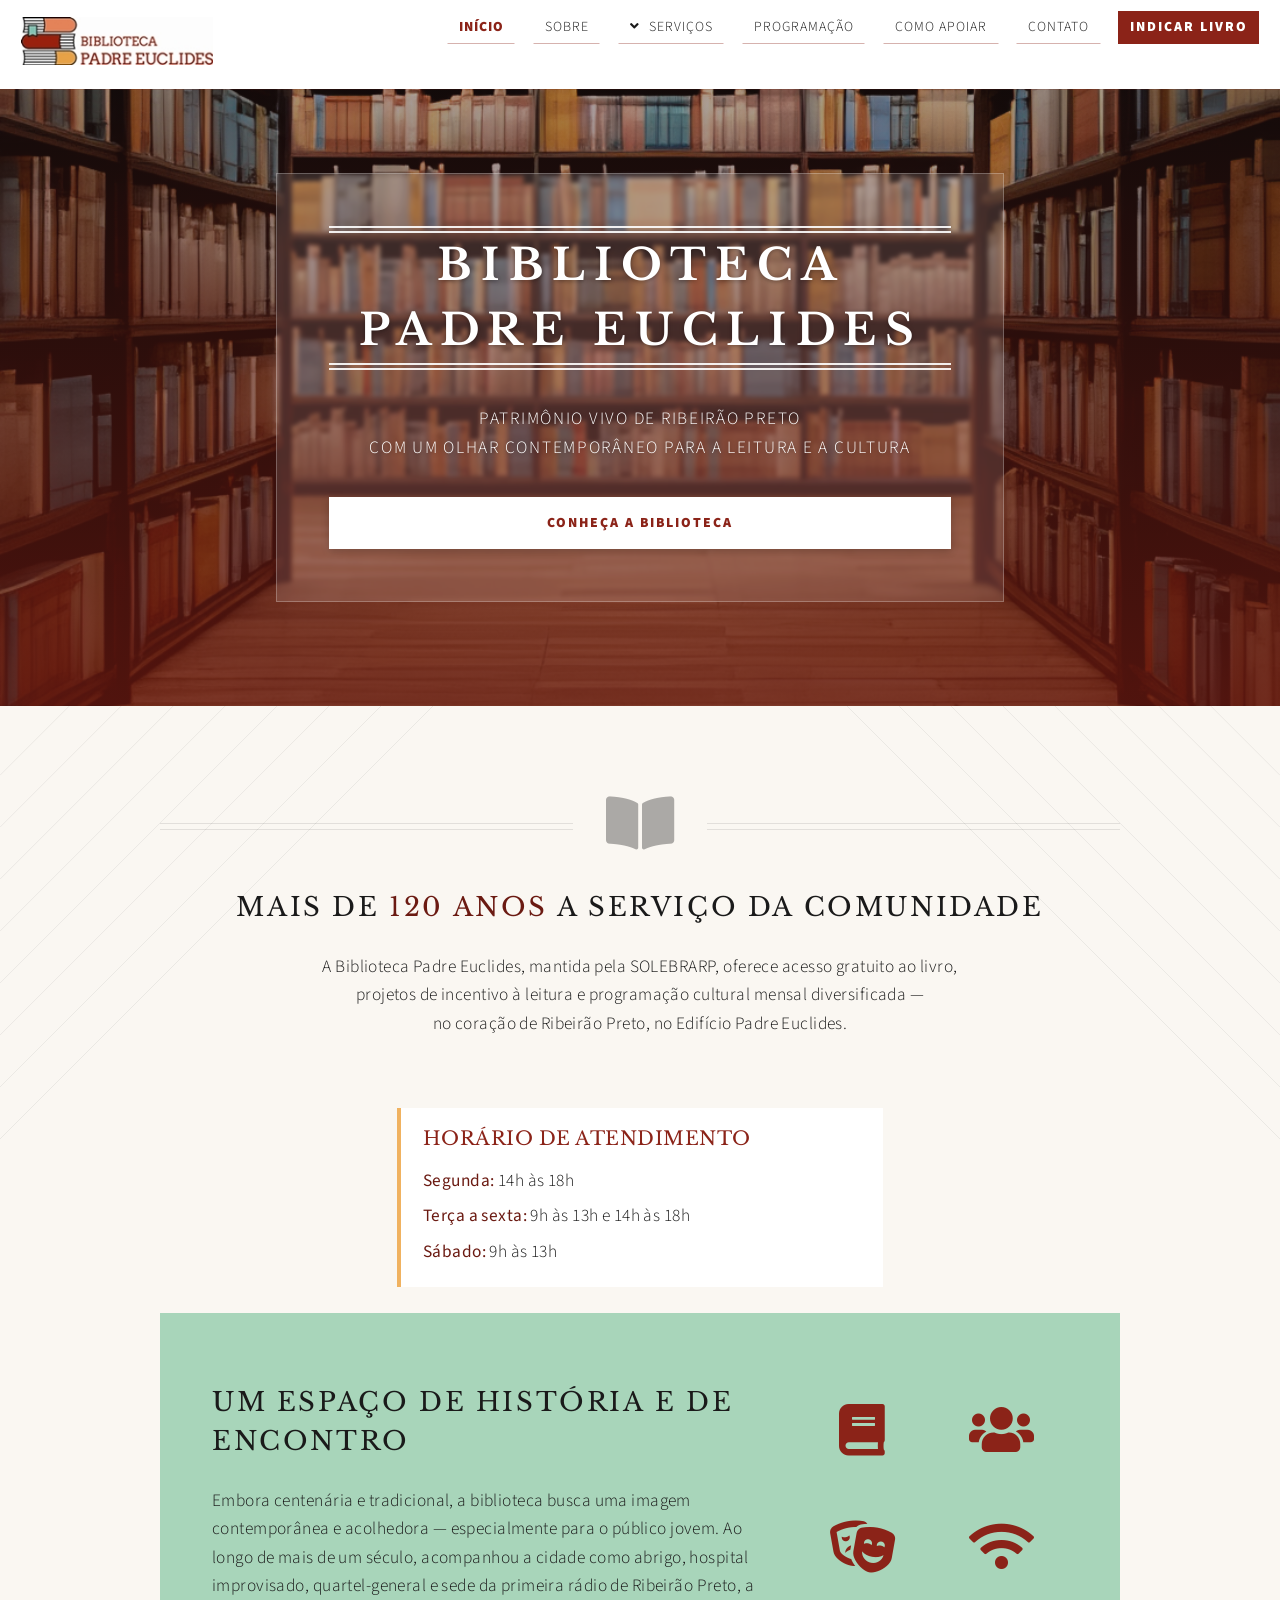
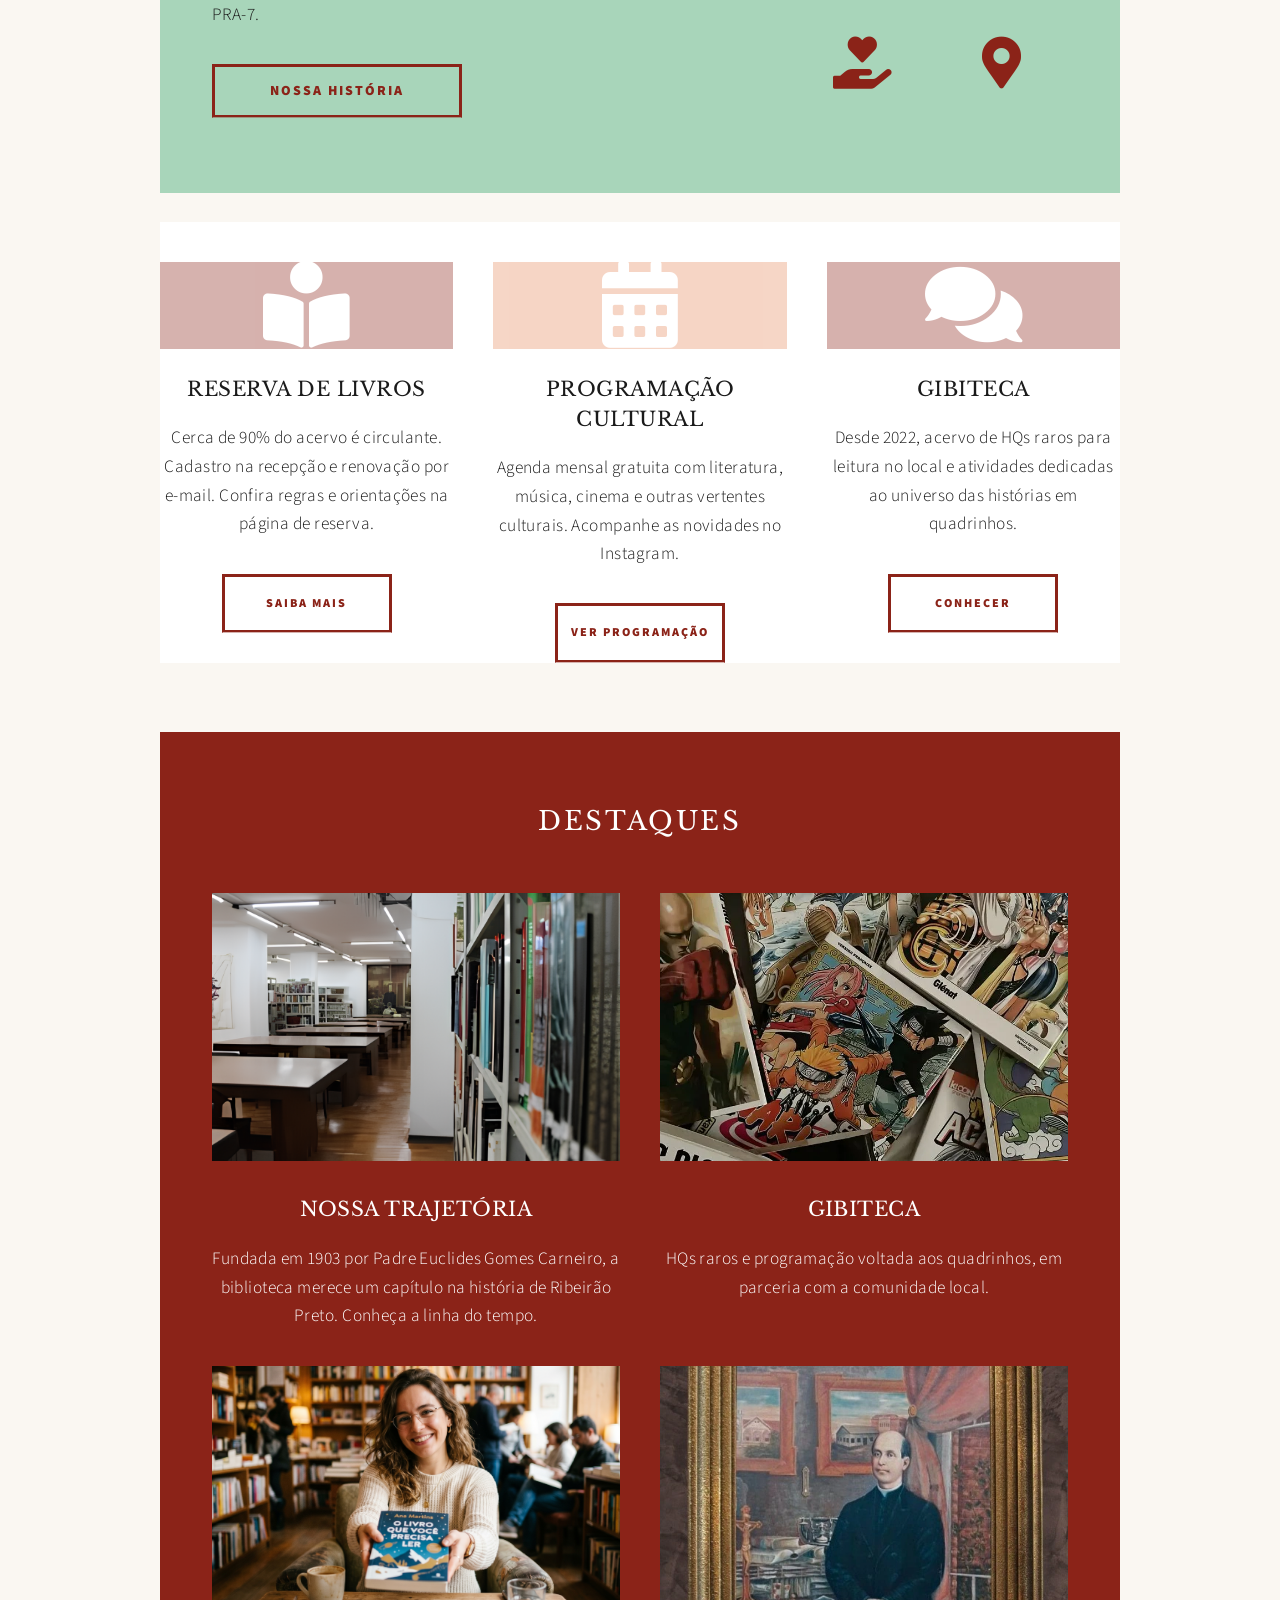
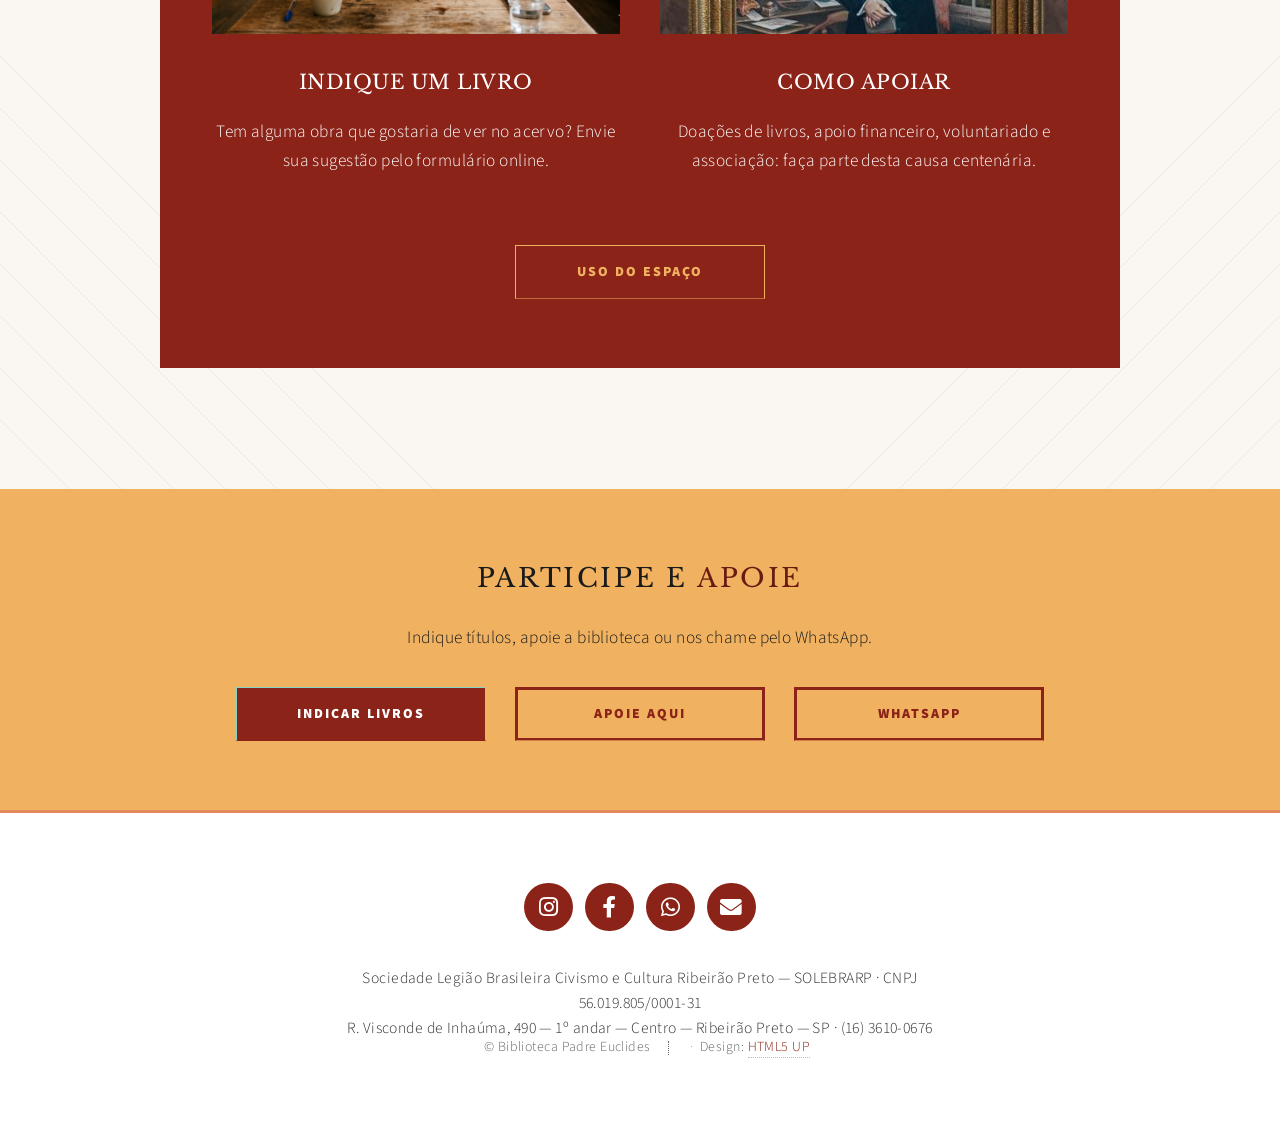
<file: index.html>
<!DOCTYPE HTML>
<html lang="pt-BR">
	<head>
		<title>Biblioteca Padre Euclides — Início</title>
		<meta charset="utf-8" />
		<meta name="description" content="Biblioteca Padre Euclides — mais de 120 anos de história em Ribeirão Preto. Acesso gratuito ao livro, reserva de livros e programação cultural." />
		<meta name="viewport" content="width=device-width, initial-scale=1" />
		<link rel="icon" href="images/logo.png" type="image/png" />
		<link rel="apple-touch-icon" href="images/logo.png" />
		<link rel="stylesheet" href="assets/css/main.css" />
		<link rel="stylesheet" href="assets/css/bpe-theme.css" />
		<noscript><link rel="stylesheet" href="assets/css/noscript.css" /></noscript>
	</head>
	<body class="index is-preload">
		<div id="page-wrapper">

			<header id="header" class="alt">
				<h1 id="logo"><a href="index.html" class="logo-link"><img src="images/logo.png" alt="Biblioteca Padre Euclides" class="logo-img" width="280" height="48" /></a></h1>
				<nav id="nav">
					<ul>
						<li class="current"><a href="index.html">Início</a></li>
						<li><a href="sobre.html">Sobre</a></li>
						<li class="submenu">
							<a href="#">Serviços</a>
							<ul>
							<li><a href="reserva.html">Reserva e cadastro</a></li>
							<li><a href="uso-espaco.html">Uso do espaço</a></li>
							<li><a href="gibiteca.html">Gibiteca</a></li>
							<li><a href="catalogo.html">Catálogo</a></li>
							</ul>
						</li>
						<li><a href="programacao.html">Programação</a></li>
						<li><a href="apoie.html">Como apoiar</a></li>
						<li><a href="contato.html">Contato</a></li>
						<li><a href="https://docs.google.com/forms/d/e/1FAIpQLSfNebnZHDNFDYrKnS6MHCciC84l5w35WLnZ2QMRW-xiZdaJAA/viewform" class="button primary" target="_blank" rel="noopener">Indicar livro</a></li>
					</ul>
				</nav>
			</header>
<section id="banner" class="bpe-banner-photo">
				<div class="inner">
					<header>
						<h2>Biblioteca Padre Euclides</h2>
					</header>
					<p>Patrimônio vivo de Ribeirão Preto<br />
					com um olhar contemporâneo para a leitura e a cultura</p>
					<footer>
						<ul class="buttons stacked">
							<li><a href="#main" class="button fit scrolly">Conheça a biblioteca</a></li>
						</ul>
					</footer>
				</div>
			</section>

			<article id="main">
				<header class="special container">
					<span class="icon solid fa-book-open"></span>
					<h2>Mais de <strong>120 anos</strong> a serviço da comunidade</h2>
					<p>A Biblioteca Padre Euclides, mantida pela SOLEBRARP, oferece acesso gratuito ao livro,
					<br />
					projetos de incentivo à leitura e programação cultural mensal diversificada —
					<br />
					no coração de Ribeirão Preto, no Edifício Padre Euclides.</p>
				</header>

				<div class="container">
					<div class="bpe-horarios">
						<h3>Horário de atendimento</h3>
						<ul>
							<li><strong>Segunda:</strong> 14h às 18h</li>
							<li><strong>Terça a sexta:</strong> 9h às 13h e 14h às 18h</li>
							<li><strong>Sábado:</strong> 9h às 13h</li>
						</ul>
					</div>
				</div>

				<section class="wrapper style2 container special-alt">
					<div class="row gtr-50">
						<div class="col-8 col-12-narrower">
							<header>
								<h2>Um espaço de <strong>história</strong> e de encontro</h2>
							</header>
							<p>Embora centenária e tradicional, a biblioteca busca uma imagem contemporânea e acolhedora — especialmente para o público jovem. Ao longo de mais de um século, acompanhou a cidade como abrigo, hospital improvisado, quartel-general e sede da primeira rádio de Ribeirão Preto, a PRA-7.</p>
							<footer>
								<ul class="buttons">
									<li><a href="sobre.html" class="button">Nossa história</a></li>
								</ul>
							</footer>
						</div>
						<div class="col-4 col-12-narrower imp-narrower">
							<ul class="featured-icons">
								<li><span class="icon solid fa-book"><span class="label">Acervo</span></span></li>
								<li><span class="icon solid fa-users"><span class="label">Comunidade</span></span></li>
								<li><span class="icon solid fa-theater-masks"><span class="label">Cultura</span></span></li>
								<li><span class="icon solid fa-wifi"><span class="label">Wi-Fi</span></span></li>
								<li><span class="icon solid fa-hand-holding-heart"><span class="label">Voluntariado</span></span></li>
								<li><span class="icon solid fa-map-marker-alt"><span class="label">Centro</span></span></li>
							</ul>
						</div>
					</div>
				</section>

				<section class="wrapper style1 container special">
					<div class="row">
						<div class="col-4 col-12-narrower">
							<section>
								<span class="icon solid featured fa-book-reader"></span>
								<header>
									<h3>Reserva de livros</h3>
								</header>
								<p>Cerca de 90% do acervo é circulante. Cadastro na recepção e renovação por e-mail. Confira regras e orientações na página de reserva.</p>
								<footer>
									<ul class="buttons">
										<li><a href="reserva.html" class="button small">Saiba mais</a></li>
									</ul>
								</footer>
							</section>
						</div>
						<div class="col-4 col-12-narrower">
							<section>
								<span class="icon solid featured fa-calendar-alt alt"></span>
								<header>
									<h3>Programação cultural</h3>
								</header>
								<p>Agenda mensal gratuita com literatura, música, cinema e outras vertentes culturais. Acompanhe as novidades no Instagram.</p>
								<footer>
									<ul class="buttons">
										<li><a href="programacao.html" class="button small">Ver programação</a></li>
									</ul>
								</footer>
							</section>
						</div>
						<div class="col-4 col-12-narrower">
							<section>
								<span class="icon solid featured fa-comments"></span>
								<header>
									<h3>Gibiteca</h3>
								</header>
								<p>Desde 2022, acervo de HQs raros para leitura no local e atividades dedicadas ao universo das histórias em quadrinhos.</p>
								<footer>
									<ul class="buttons">
										<li><a href="gibiteca.html" class="button small">Conhecer</a></li>
									</ul>
								</footer>
							</section>
						</div>
					</div>
				</section>

				<section class="wrapper style3 container special bpe-destaques">
					<header class="major">
						<h2>Destaques</h2>
					</header>
					<div class="row">
						<div class="col-6 col-12-narrower">
							<section>
								<a href="sobre.html" class="image featured"><img src="images/areaLeitura.webp" alt="Área de leitura da Biblioteca Padre Euclides" loading="lazy" /></a>
								<header>
									<h3>Nossa trajetória</h3>
								</header>
								<p>Fundada em 1903 por Padre Euclides Gomes Carneiro, a biblioteca merece um capítulo na história de Ribeirão Preto. Conheça a linha do tempo.</p>
							</section>
						</div>
						<div class="col-6 col-12-narrower">
							<section>
								<a href="gibiteca.html" class="image featured"><img src="images/gibiteca.webp" alt="Acervo de mangás e HQs na Gibiteca" loading="lazy" /></a>
								<header>
									<h3>Gibiteca</h3>
								</header>
								<p>HQs raros e programação voltada aos quadrinhos, em parceria com a comunidade local.</p>
							</section>
						</div>
					</div>
					<div class="row">
						<div class="col-6 col-12-narrower">
							<section>
								<a href="https://docs.google.com/forms/d/e/1FAIpQLSfNebnZHDNFDYrKnS6MHCciC84l5w35WLnZ2QMRW-xiZdaJAA/viewform" class="image featured" target="_blank" rel="noopener"><img src="images/indique.webp" alt="Livros abertos — indique um título para o acervo" loading="lazy" /></a>
								<header>
									<h3>Indique um livro</h3>
								</header>
								<p>Tem alguma obra que gostaria de ver no acervo? Envie sua sugestão pelo formulário online.</p>
							</section>
						</div>
						<div class="col-6 col-12-narrower">
							<section>
								<a href="apoie.html" class="image featured"><img src="images/apoiar.webp" alt="Apoie a biblioteca — parceria e comunidade" loading="lazy" /></a>
								<header>
									<h3>Como apoiar</h3>
								</header>
								<p>Doações de livros, apoio financeiro, voluntariado e associação: faça parte desta causa centenária.</p>
							</section>
						</div>
					</div>
					<footer class="major">
						<ul class="buttons">
							<li><a href="uso-espaco.html" class="button">Uso do espaço</a></li>
						</ul>
					</footer>
				</section>
			</article>

			<section id="cta">
				<header>
					<h2>Participe e <strong>apoie</strong></h2>
					<p>Indique títulos, apoie a biblioteca ou nos chame pelo WhatsApp.</p>
				</header>
				<footer>
					<ul class="buttons">
						<li><a href="https://docs.google.com/forms/d/e/1FAIpQLSfNebnZHDNFDYrKnS6MHCciC84l5w35WLnZ2QMRW-xiZdaJAA/viewform" class="button primary" target="_blank" rel="noopener">Indicar livros</a></li>
						<li><a href="https://www.vakinha.com.br/vaquinha/ajude-a-biblioteca-padre-euclides" class="button" target="_blank" rel="noopener">Apoie aqui</a></li>
						<li><a href="https://api.whatsapp.com/send/?phone=551636100676" class="button" target="_blank" rel="noopener">WhatsApp</a></li>
					</ul>
				</footer>
			</section>

			<footer id="footer">
				<ul class="icons">
					<li><a href="https://www.instagram.com/biblioteca.padre.euclides/" class="icon brands circle fa-instagram" target="_blank" rel="noopener"><span class="label">Instagram</span></a></li>
					<li><a href="https://www.facebook.com/bibliotecapadreeuclides" class="icon brands circle fa-facebook-f" target="_blank" rel="noopener"><span class="label">Facebook</span></a></li>
					<li><a href="https://api.whatsapp.com/send/?phone=551636100676" class="icon brands circle fa-whatsapp" target="_blank" rel="noopener"><span class="label">WhatsApp</span></a></li>
					<li><a href="contato.html#form-contato" class="icon solid circle fa-envelope" title="Enviar mensagem por e-mail"><span class="label">E-mail</span></a></li>
				</ul>
				<p class="footer-info">
					Sociedade Legião Brasileira Civismo e Cultura Ribeirão Preto — SOLEBRARP · CNPJ 56.019.805/0001-31<br />
					R. Visconde de Inhaúma, 490 — 1º andar — Centro — Ribeirão Preto — SP · (16) 3610-0676
				</p>
				<ul class="copyright">
					<li>&copy; Biblioteca Padre Euclides</li>
					<li>Design: <a href="https://html5up.net" target="_blank" rel="noopener">HTML5 UP</a></li>
				</ul>
			</footer>

		</div>

		<script src="assets/js/jquery.min.js"></script>
		<script src="assets/js/jquery.scrolly.min.js"></script>
		<script src="assets/js/jquery.scrollex.min.js"></script>
		<script src="assets/js/browser.min.js"></script>
		<script src="assets/js/breakpoints.min.js"></script>
		<script src="assets/js/util.js"></script>
		<script src="assets/js/main.js"></script>
	</body>
</html>
</file>
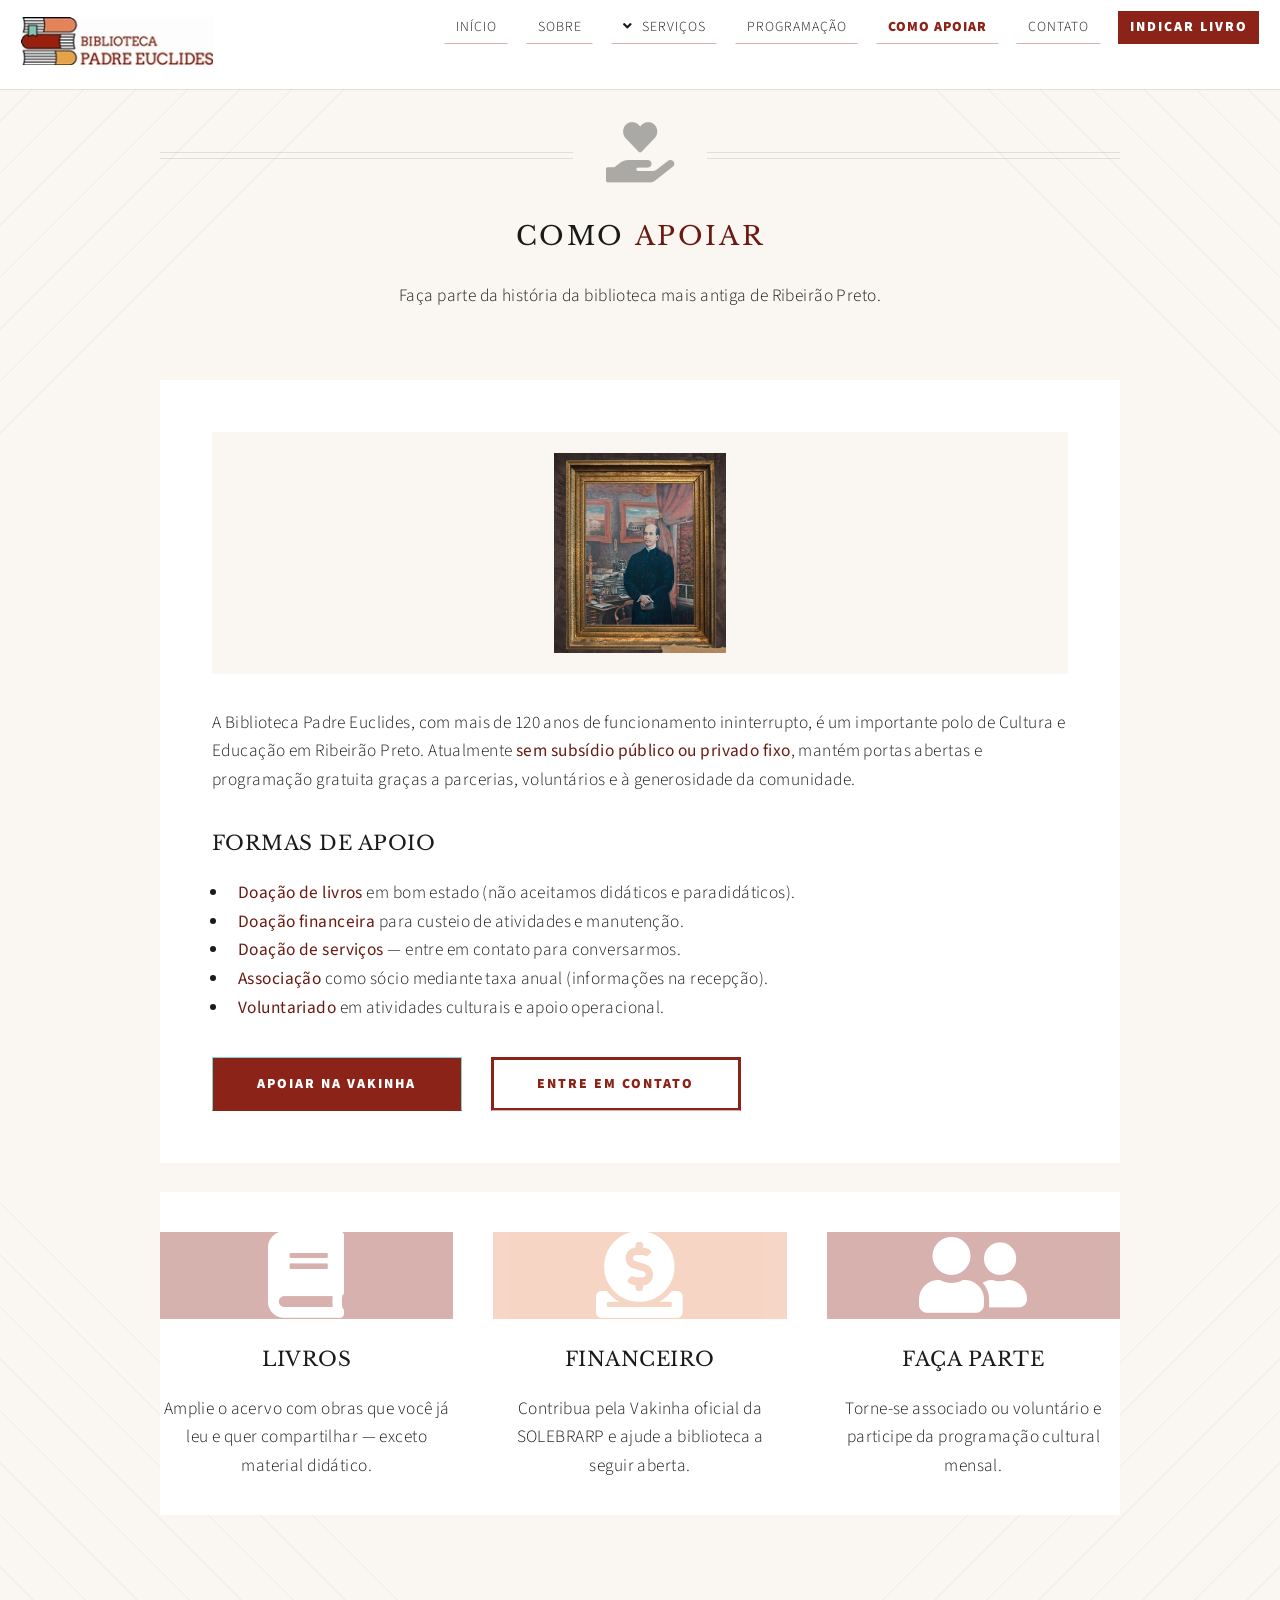
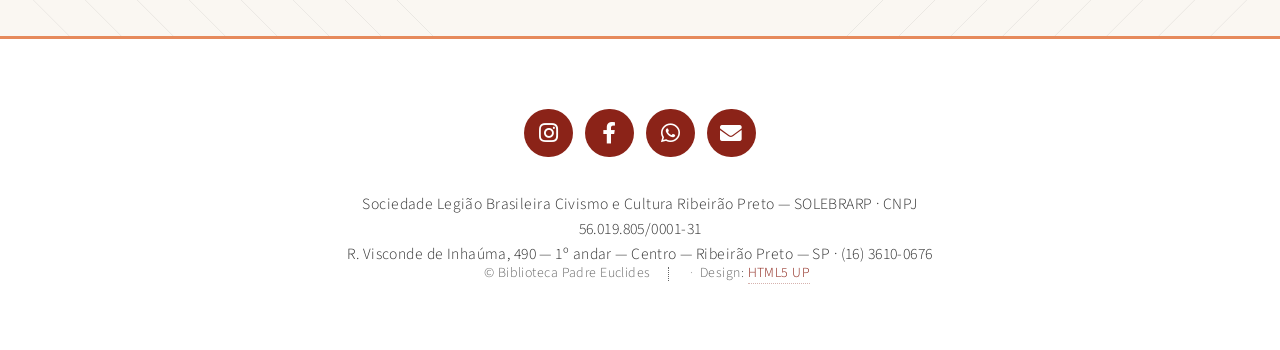
<file: apoie.html>
<!DOCTYPE HTML>
<html lang="pt-BR">
	<head>
		<title>Como apoiar — Biblioteca Padre Euclides</title>
		<meta charset="utf-8" />
		<meta name="description" content="Como apoiar a Biblioteca Padre Euclides — doações, parcerias e campanha Vakinha da SOLEBRARP." />
		<meta name="viewport" content="width=device-width, initial-scale=1" />
		<link rel="icon" href="images/logo.png" type="image/png" />
		<link rel="apple-touch-icon" href="images/logo.png" />
		<link rel="stylesheet" href="assets/css/main.css" />
		<link rel="stylesheet" href="assets/css/bpe-theme.css" />
		<noscript><link rel="stylesheet" href="assets/css/noscript.css" /></noscript>
	</head>
	<body class="no-sidebar is-preload">
		<div id="page-wrapper">

			<header id="header">
				<h1 id="logo"><a href="index.html" class="logo-link"><img src="images/logo.png" alt="Biblioteca Padre Euclides" class="logo-img" width="280" height="48" /></a></h1>
				<nav id="nav">
					<ul>
						<li><a href="index.html">Início</a></li>
						<li><a href="sobre.html">Sobre</a></li>
						<li class="submenu">
							<a href="#">Serviços</a>
							<ul>
							<li><a href="reserva.html">Reserva e cadastro</a></li>
							<li><a href="uso-espaco.html">Uso do espaço</a></li>
							<li><a href="gibiteca.html">Gibiteca</a></li>
							<li><a href="catalogo.html">Catálogo</a></li>
							</ul>
						</li>
						<li><a href="programacao.html">Programação</a></li>
						<li class="current"><a href="apoie.html">Como apoiar</a></li>
						<li><a href="contato.html">Contato</a></li>
						<li><a href="https://docs.google.com/forms/d/e/1FAIpQLSfNebnZHDNFDYrKnS6MHCciC84l5w35WLnZ2QMRW-xiZdaJAA/viewform" class="button primary" target="_blank" rel="noopener">Indicar livro</a></li>
					</ul>
				</nav>
			</header>
<article id="main">
				<header class="special container">
					<span class="icon solid fa-hand-holding-heart"></span>
					<h2>Como <strong>apoiar</strong></h2>
					<p>Faça parte da história da biblioteca mais antiga de Ribeirão Preto.</p>
				</header>
				<section class="wrapper style4 container">
					<div class="content">
						<section>
							<a href="https://www.vakinha.com.br/vaquinha/ajude-a-biblioteca-padre-euclides" class="image featured bpe-img-contain" target="_blank" rel="noopener"><img src="images/apoiar.webp" alt="Comunidade apoiando a biblioteca" loading="lazy" /></a>
							<p>A Biblioteca Padre Euclides, com mais de 120 anos de funcionamento ininterrupto, é um importante polo de Cultura e Educação em Ribeirão Preto. Atualmente <strong>sem subsídio público ou privado fixo</strong>, mantém portas abertas e programação gratuita graças a parcerias, voluntários e à generosidade da comunidade.</p>
							<header><h3>Formas de apoio</h3></header>
							<ul>
								<li><strong>Doação de livros</strong> em bom estado (não aceitamos didáticos e paradidáticos).</li>
								<li><strong>Doação financeira</strong> para custeio de atividades e manutenção.</li>
								<li><strong>Doação de serviços</strong> — entre em contato para conversarmos.</li>
								<li><strong>Associação</strong> como sócio mediante taxa anual (informações na recepção).</li>
								<li><strong>Voluntariado</strong> em atividades culturais e apoio operacional.</li>
							</ul>
							<footer>
								<ul class="buttons">
									<li><a href="https://www.vakinha.com.br/vaquinha/ajude-a-biblioteca-padre-euclides" class="button primary" target="_blank" rel="noopener">Apoiar na Vakinha</a></li>
									<li><a href="contato.html" class="button">Entre em contato</a></li>
								</ul>
							</footer>
						</section>
					</div>
				</section>
				<section class="wrapper style1 container special">
					<div class="row">
						<div class="col-4 col-12-narrower">
							<section>
								<span class="icon solid featured fa-book"></span>
								<header><h3>Livros</h3></header>
								<p>Amplie o acervo com obras que você já leu e quer compartilhar — exceto material didático.</p>
							</section>
						</div>
						<div class="col-4 col-12-narrower">
							<section>
								<span class="icon solid featured fa-donate alt"></span>
								<header><h3>Financeiro</h3></header>
								<p>Contribua pela Vakinha oficial da SOLEBRARP e ajude a biblioteca a seguir aberta.</p>
							</section>
						</div>
						<div class="col-4 col-12-narrower">
							<section>
								<span class="icon solid featured fa-user-friends"></span>
								<header><h3>Faça parte</h3></header>
								<p>Torne-se associado ou voluntário e participe da programação cultural mensal.</p>
							</section>
						</div>
					</div>
				</section>
			</article>

			<footer id="footer">
				<ul class="icons">
					<li><a href="https://www.instagram.com/biblioteca.padre.euclides/" class="icon brands circle fa-instagram" target="_blank" rel="noopener"><span class="label">Instagram</span></a></li>
					<li><a href="https://www.facebook.com/bibliotecapadreeuclides" class="icon brands circle fa-facebook-f" target="_blank" rel="noopener"><span class="label">Facebook</span></a></li>
					<li><a href="https://api.whatsapp.com/send/?phone=551636100676" class="icon brands circle fa-whatsapp" target="_blank" rel="noopener"><span class="label">WhatsApp</span></a></li>
					<li><a href="contato.html#form-contato" class="icon solid circle fa-envelope" title="Enviar mensagem por e-mail"><span class="label">E-mail</span></a></li>
				</ul>
				<p class="footer-info">
					Sociedade Legião Brasileira Civismo e Cultura Ribeirão Preto — SOLEBRARP · CNPJ 56.019.805/0001-31<br />
					R. Visconde de Inhaúma, 490 — 1º andar — Centro — Ribeirão Preto — SP · (16) 3610-0676
				</p>
				<ul class="copyright">
					<li>&copy; Biblioteca Padre Euclides</li>
					<li>Design: <a href="https://html5up.net" target="_blank" rel="noopener">HTML5 UP</a></li>
				</ul>
			</footer>

		</div>

		<script src="assets/js/jquery.min.js"></script>
		<script src="assets/js/jquery.scrolly.min.js"></script>
		<script src="assets/js/jquery.scrollex.min.js"></script>
		<script src="assets/js/browser.min.js"></script>
		<script src="assets/js/breakpoints.min.js"></script>
		<script src="assets/js/util.js"></script>
		<script src="assets/js/main.js"></script>
	</body>
</html>
</file>
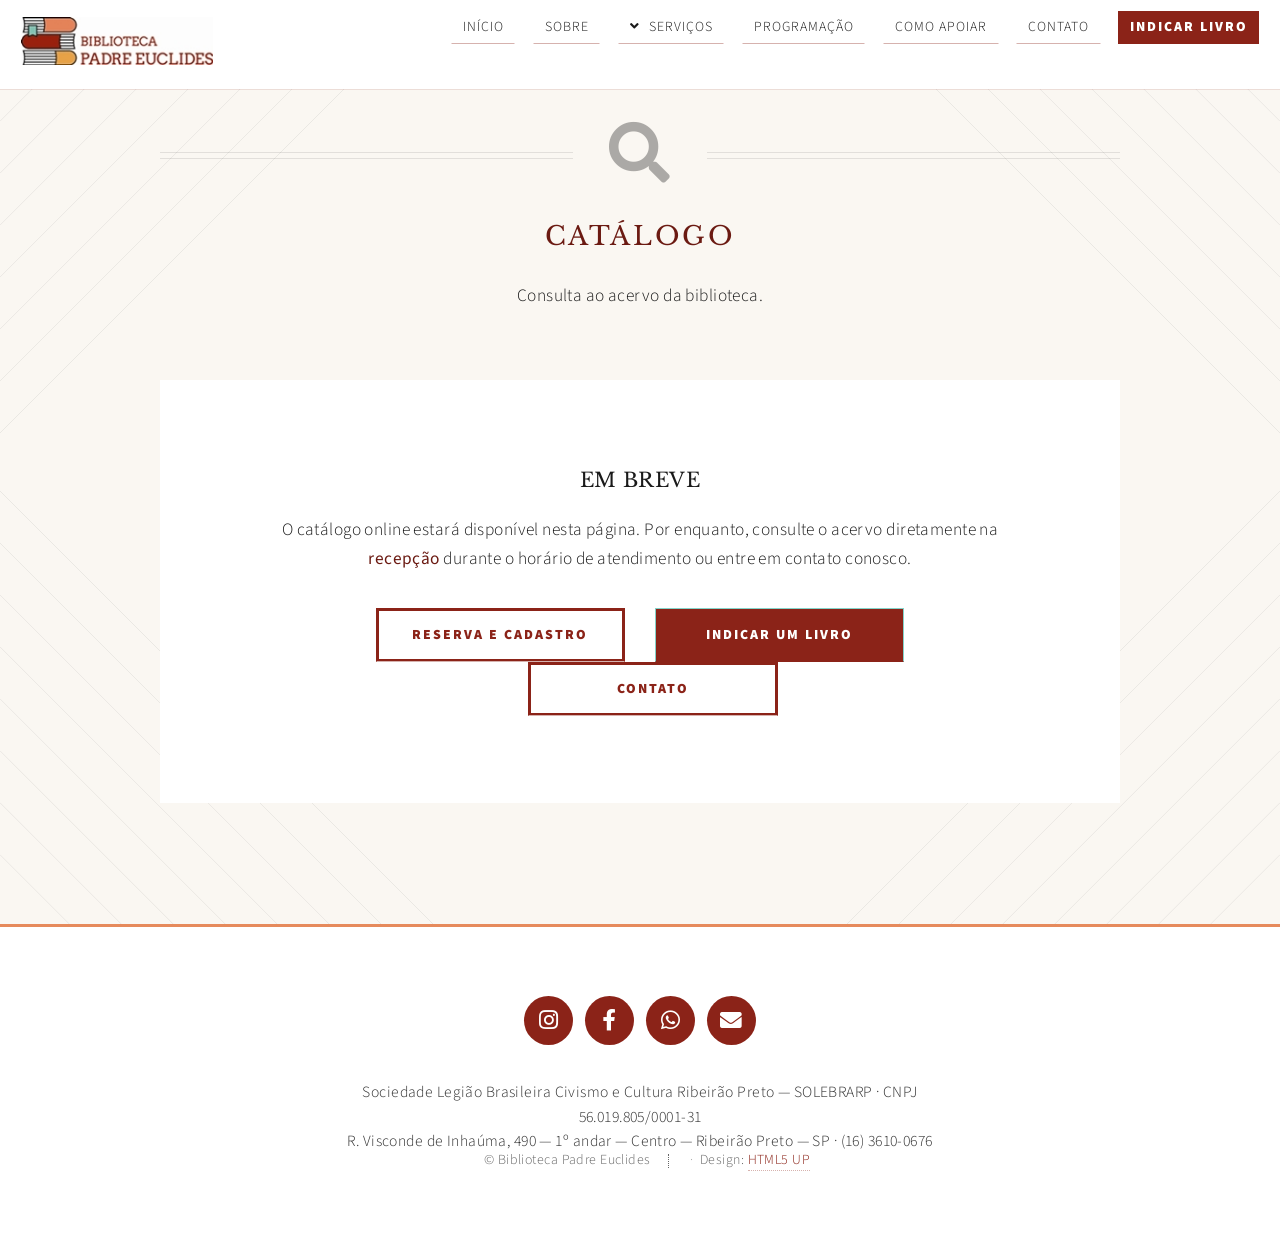
<file: catalogo.html>
<!DOCTYPE HTML>
<html lang="pt-BR">
	<head>
		<title>Catálogo — Biblioteca Padre Euclides</title>
		<meta charset="utf-8" />
		<meta name="description" content="Catálogo do acervo da Biblioteca Padre Euclides — consulta na recepção; versão online em breve." />
		<meta name="viewport" content="width=device-width, initial-scale=1" />
		<link rel="icon" href="images/logo.png" type="image/png" />
		<link rel="apple-touch-icon" href="images/logo.png" />
		<link rel="stylesheet" href="assets/css/main.css" />
		<link rel="stylesheet" href="assets/css/bpe-theme.css" />
		<noscript><link rel="stylesheet" href="assets/css/noscript.css" /></noscript>
	</head>
	<body class="no-sidebar is-preload">
		<div id="page-wrapper">

			<header id="header">
				<h1 id="logo"><a href="index.html" class="logo-link"><img src="images/logo.png" alt="Biblioteca Padre Euclides" class="logo-img" width="280" height="48" /></a></h1>
				<nav id="nav">
					<ul>
						<li><a href="index.html">Início</a></li>
						<li><a href="sobre.html">Sobre</a></li>
						<li class="submenu">
							<a href="#">Serviços</a>
							<ul>
							<li><a href="reserva.html">Reserva e cadastro</a></li>
							<li><a href="uso-espaco.html">Uso do espaço</a></li>
							<li><a href="gibiteca.html">Gibiteca</a></li>
							<li class="current"><a href="catalogo.html">Catálogo</a></li>
							</ul>
						</li>
						<li><a href="programacao.html">Programação</a></li>
						<li><a href="apoie.html">Como apoiar</a></li>
						<li><a href="contato.html">Contato</a></li>
						<li><a href="https://docs.google.com/forms/d/e/1FAIpQLSfNebnZHDNFDYrKnS6MHCciC84l5w35WLnZ2QMRW-xiZdaJAA/viewform" class="button primary" target="_blank" rel="noopener">Indicar livro</a></li>
					</ul>
				</nav>
			</header>
<article id="main">
				<header class="special container">
					<span class="icon solid fa-search"></span>
					<h2><strong>Catálogo</strong></h2>
					<p>Consulta ao acervo da biblioteca.</p>
				</header>
				<section class="wrapper style4 container">
					<div class="content catalogo-placeholder">
						<h3>Em breve</h3>
						<p>O catálogo online estará disponível nesta página. Por enquanto, consulte o acervo diretamente na <strong>recepção</strong> durante o horário de atendimento ou entre em contato conosco.</p>
						<ul class="buttons">
							<li><a href="reserva.html" class="button">Reserva e cadastro</a></li>
							<li><a href="https://docs.google.com/forms/d/e/1FAIpQLSfNebnZHDNFDYrKnS6MHCciC84l5w35WLnZ2QMRW-xiZdaJAA/viewform" class="button primary" target="_blank" rel="noopener">Indicar um livro</a></li>
							<li><a href="contato.html" class="button">Contato</a></li>
						</ul>
					</div>
				</section>
			</article>

			<footer id="footer">
				<ul class="icons">
					<li><a href="https://www.instagram.com/biblioteca.padre.euclides/" class="icon brands circle fa-instagram" target="_blank" rel="noopener"><span class="label">Instagram</span></a></li>
					<li><a href="https://www.facebook.com/bibliotecapadreeuclides" class="icon brands circle fa-facebook-f" target="_blank" rel="noopener"><span class="label">Facebook</span></a></li>
					<li><a href="https://api.whatsapp.com/send/?phone=551636100676" class="icon brands circle fa-whatsapp" target="_blank" rel="noopener"><span class="label">WhatsApp</span></a></li>
					<li><a href="contato.html#form-contato" class="icon solid circle fa-envelope" title="Enviar mensagem por e-mail"><span class="label">E-mail</span></a></li>
				</ul>
				<p class="footer-info">
					Sociedade Legião Brasileira Civismo e Cultura Ribeirão Preto — SOLEBRARP · CNPJ 56.019.805/0001-31<br />
					R. Visconde de Inhaúma, 490 — 1º andar — Centro — Ribeirão Preto — SP · (16) 3610-0676
				</p>
				<ul class="copyright">
					<li>&copy; Biblioteca Padre Euclides</li>
					<li>Design: <a href="https://html5up.net" target="_blank" rel="noopener">HTML5 UP</a></li>
				</ul>
			</footer>

		</div>

		<script src="assets/js/jquery.min.js"></script>
		<script src="assets/js/jquery.scrolly.min.js"></script>
		<script src="assets/js/jquery.scrollex.min.js"></script>
		<script src="assets/js/browser.min.js"></script>
		<script src="assets/js/breakpoints.min.js"></script>
		<script src="assets/js/util.js"></script>
		<script src="assets/js/main.js"></script>
	</body>
</html>
</file>
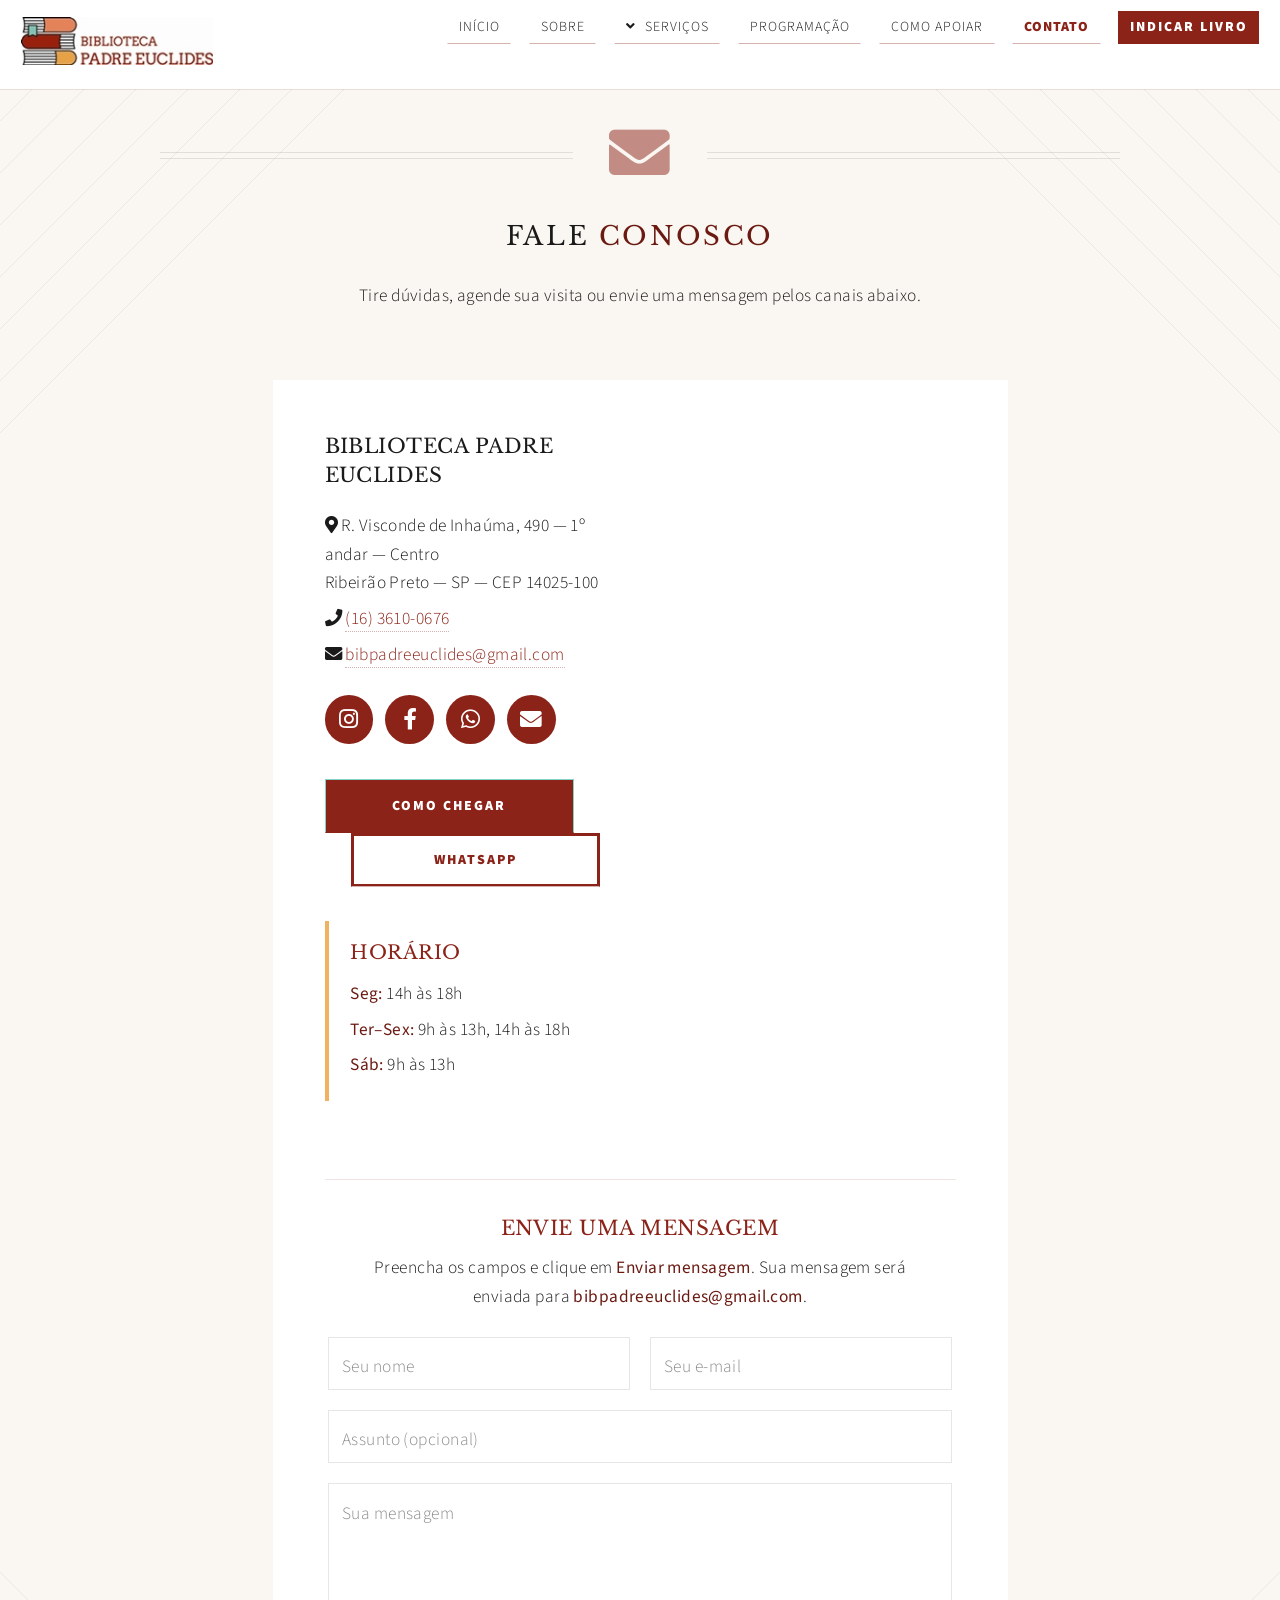
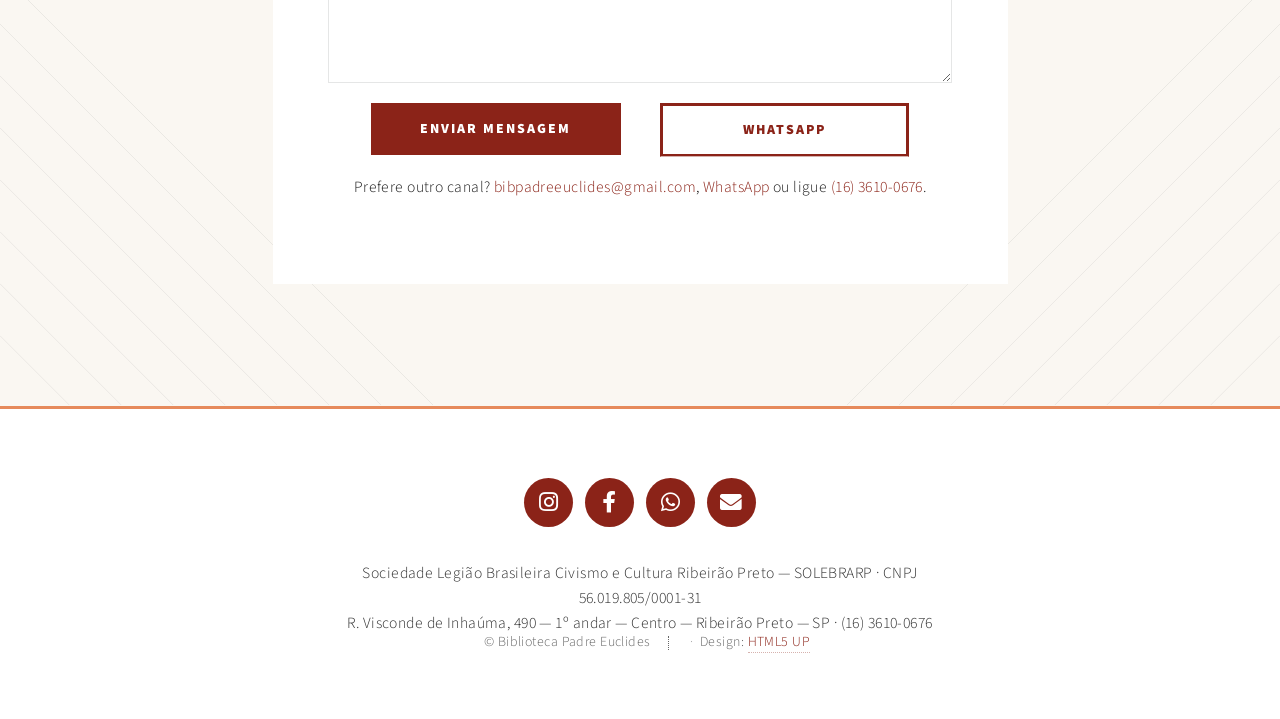
<file: contato.html>
<!DOCTYPE HTML>
<html lang="pt-BR">
	<head>
		<title>Contato — Biblioteca Padre Euclides</title>
		<meta charset="utf-8" />
		<meta name="description" content="Contato da Biblioteca Padre Euclides — endereço, telefone, mapa, redes sociais e formulário de mensagem." />
		<meta name="viewport" content="width=device-width, initial-scale=1" />
		<link rel="icon" href="images/logo.png" type="image/png" />
		<link rel="apple-touch-icon" href="images/logo.png" />
		<link rel="stylesheet" href="assets/css/main.css" />
		<link rel="stylesheet" href="assets/css/bpe-theme.css" />
		<noscript><link rel="stylesheet" href="assets/css/noscript.css" /></noscript>
	</head>
	<body class="contact is-preload">
		<div id="page-wrapper">

			<header id="header">
				<h1 id="logo"><a href="index.html" class="logo-link"><img src="images/logo.png" alt="Biblioteca Padre Euclides" class="logo-img" width="280" height="48" /></a></h1>
				<nav id="nav">
					<ul>
						<li><a href="index.html">Início</a></li>
						<li><a href="sobre.html">Sobre</a></li>
						<li class="submenu">
							<a href="#">Serviços</a>
							<ul>
								<li><a href="reserva.html">Reserva e cadastro</a></li>
								<li><a href="uso-espaco.html">Uso do espaço</a></li>
								<li><a href="gibiteca.html">Gibiteca</a></li>
								<li><a href="catalogo.html">Catálogo</a></li>
							</ul>
						</li>
						<li><a href="programacao.html">Programação</a></li>
						<li><a href="apoie.html">Como apoiar</a></li>
						<li class="current"><a href="contato.html">Contato</a></li>
						<li><a href="https://docs.google.com/forms/d/e/1FAIpQLSfNebnZHDNFDYrKnS6MHCciC84l5w35WLnZ2QMRW-xiZdaJAA/viewform" class="button primary" target="_blank" rel="noopener">Indicar livro</a></li>
					</ul>
				</nav>
			</header>

			<article id="main">
				<header class="special container">
					<a href="#form-contato" class="icon solid fa-envelope bpe-email-hero" title="Enviar mensagem" aria-label="Ir para o formulário de contato"></a>
					<h2>Fale <strong>conosco</strong></h2>
					<p>Tire dúvidas, agende sua visita ou envie uma mensagem pelos canais abaixo.</p>
				</header>

				<section class="wrapper style4 special container medium">
					<div class="content">
						<div class="row gtr-50">
							<div class="col-6 col-12-mobile contato-info">
								<h3>Biblioteca Padre Euclides</h3>
								<p><span class="icon solid fa-map-marker-alt"></span> R. Visconde de Inhaúma, 490 — 1º andar — Centro<br />
								Ribeirão Preto — SP — CEP 14025-100</p>
								<p><span class="icon solid fa-phone"></span> <a href="tel:+551636100676">(16) 3610-0676</a></p>
								<p><span class="icon solid fa-envelope"></span> <a href="mailto:bibpadreeuclides@gmail.com">bibpadreeuclides@gmail.com</a></p>
								<ul class="icons">
									<li><a href="https://www.instagram.com/biblioteca.padre.euclides/" class="icon brands circle fa-instagram" target="_blank" rel="noopener"><span class="label">Instagram</span></a></li>
									<li><a href="https://www.facebook.com/bibliotecapadreeuclides" class="icon brands circle fa-facebook-f" target="_blank" rel="noopener"><span class="label">Facebook</span></a></li>
									<li><a href="https://api.whatsapp.com/send/?phone=551636100676" class="icon brands circle fa-whatsapp" target="_blank" rel="noopener"><span class="label">WhatsApp</span></a></li>
									<li><a href="#form-contato" class="icon solid circle fa-envelope" title="Enviar mensagem"><span class="label">E-mail</span></a></li>
								</ul>
								<ul class="buttons">
									<li><a href="https://www.google.com/maps/place/Biblioteca+Padre+Euclides/@-21.1766027,-47.8114297,17z" class="button primary" target="_blank" rel="noopener">Como chegar</a></li>
									<li><a href="https://api.whatsapp.com/send/?phone=551636100676" class="button" target="_blank" rel="noopener">WhatsApp</a></li>
								</ul>
								<div class="bpe-horarios">
									<h3>Horário</h3>
									<ul>
										<li><strong>Seg:</strong> 14h às 18h</li>
										<li><strong>Ter–Sex:</strong> 9h às 13h, 14h às 18h</li>
										<li><strong>Sáb:</strong> 9h às 13h</li>
									</ul>
								</div>
							</div>
							<div class="col-6 col-12-mobile">
								<iframe class="mapa-contato" title="Localização da Biblioteca Padre Euclides no mapa" loading="lazy" referrerpolicy="no-referrer-when-downgrade" src="https://maps.google.com/maps?q=Biblioteca+Padre+Euclides+-21.1766027,-47.8088548&amp;hl=pt-BR&amp;z=17&amp;output=embed"></iframe>
							</div>
						</div>

						<div class="bpe-contato-form-block">
							<div id="contato-sucesso" class="bpe-aviso bpe-contato-sucesso" hidden role="status">
								<strong>Mensagem enviada!</strong> Obrigado pelo contato. Responderemos em breve.
							</div>
							<div id="contato-erro" class="bpe-aviso bpe-contato-erro" hidden role="alert"></div>

							<h3>Envie uma mensagem</h3>
							<p class="bpe-contato-intro">Preencha os campos e clique em <strong>Enviar mensagem</strong>. Sua mensagem será enviada para <strong>bibpadreeuclides@gmail.com</strong>.</p>

							<form id="form-contato" class="bpe-form-contato" method="post" novalidate>
								<input type="text" id="contato-honey" name="website" class="bpe-honey" tabindex="-1" autocomplete="off" aria-hidden="true" />
								<div class="row gtr-50">
									<div class="col-6 col-12-mobile">
										<label class="bpe-sr-only" for="contato-nome">Nome</label>
										<input type="text" id="contato-nome" name="nome" placeholder="Seu nome" autocomplete="name" required />
									</div>
									<div class="col-6 col-12-mobile">
										<label class="bpe-sr-only" for="contato-email">E-mail</label>
										<input type="email" id="contato-email" name="email" placeholder="Seu e-mail" autocomplete="email" required />
									</div>
									<div class="col-12">
										<label class="bpe-sr-only" for="contato-assunto">Assunto</label>
										<input type="text" id="contato-assunto" name="assunto" placeholder="Assunto (opcional)" />
									</div>
									<div class="col-12">
										<label class="bpe-sr-only" for="contato-mensagem">Mensagem</label>
										<textarea id="contato-mensagem" name="mensagem" placeholder="Sua mensagem" rows="6" required></textarea>
									</div>
									<div class="col-12">
										<ul class="buttons bpe-form-buttons">
											<li><input type="submit" class="button primary" value="Enviar mensagem" /></li>
											<li><a href="https://api.whatsapp.com/send/?phone=551636100676&amp;text=Ol%C3%A1%2C%20gostaria%20de%20entrar%20em%20contato%20com%20a%20biblioteca." class="button" target="_blank" rel="noopener">WhatsApp</a></li>
										</ul>
									</div>
								</div>
							</form>

							<p class="bpe-contato-dica">
								Prefere outro canal?
								<a href="mailto:bibpadreeuclides@gmail.com?subject=Contato%20pelo%20site">bibpadreeuclides@gmail.com</a>,
								<a href="https://api.whatsapp.com/send/?phone=551636100676" target="_blank" rel="noopener">WhatsApp</a>
								ou ligue <a href="tel:+551636100676">(16) 3610-0676</a>.
							</p>
						</div>
					</div>
				</section>
			</article>

			<footer id="footer">
				<ul class="icons">
					<li><a href="https://www.instagram.com/biblioteca.padre.euclides/" class="icon brands circle fa-instagram" target="_blank" rel="noopener"><span class="label">Instagram</span></a></li>
					<li><a href="https://www.facebook.com/bibliotecapadreeuclides" class="icon brands circle fa-facebook-f" target="_blank" rel="noopener"><span class="label">Facebook</span></a></li>
					<li><a href="https://api.whatsapp.com/send/?phone=551636100676" class="icon brands circle fa-whatsapp" target="_blank" rel="noopener"><span class="label">WhatsApp</span></a></li>
					<li><a href="contato.html#form-contato" class="icon solid circle fa-envelope" title="Enviar mensagem por e-mail"><span class="label">E-mail</span></a></li>
				</ul>
				<p class="footer-info">
					Sociedade Legião Brasileira Civismo e Cultura Ribeirão Preto — SOLEBRARP · CNPJ 56.019.805/0001-31<br />
					R. Visconde de Inhaúma, 490 — 1º andar — Centro — Ribeirão Preto — SP · (16) 3610-0676
				</p>
				<ul class="copyright">
					<li>&copy; Biblioteca Padre Euclides</li>
					<li>Design: <a href="https://html5up.net" target="_blank" rel="noopener">HTML5 UP</a></li>
				</ul>
			</footer>

		</div>

		<script src="assets/js/jquery.min.js"></script>
		<script src="assets/js/jquery.scrolly.min.js"></script>
		<script src="assets/js/jquery.scrollex.min.js"></script>
		<script src="assets/js/browser.min.js"></script>
		<script src="assets/js/breakpoints.min.js"></script>
		<script src="assets/js/util.js"></script>
		<script src="assets/js/main.js"></script>
		<script src="assets/js/contato-config.js"></script>
		<script src="assets/js/contato-form.js"></script>
	</body>
</html>
</file>
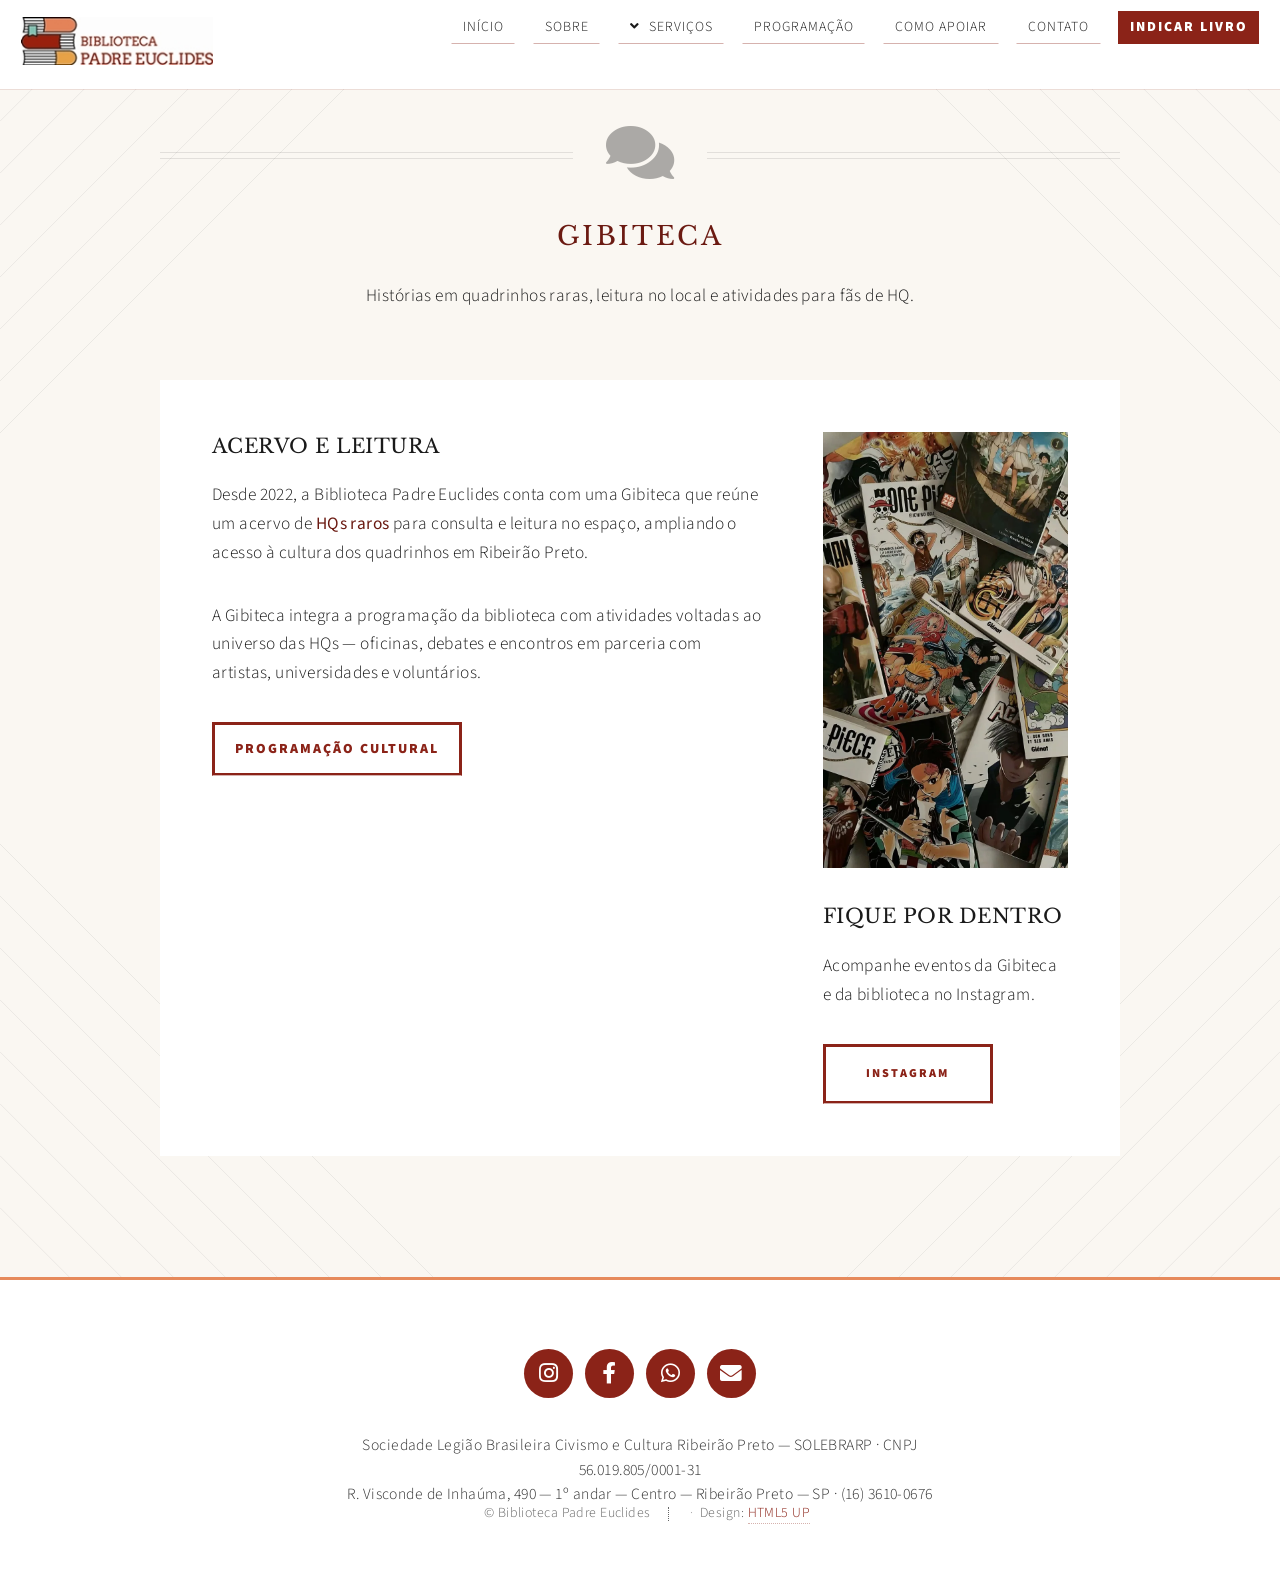
<file: gibiteca.html>
<!DOCTYPE HTML>
<html lang="pt-BR">
	<head>
		<title>Gibiteca — Biblioteca Padre Euclides</title>
		<meta charset="utf-8" />
		<meta name="description" content="Gibiteca da Biblioteca Padre Euclides — acervo de mangás e histórias em quadrinhos e programação dedicada." />
		<meta name="viewport" content="width=device-width, initial-scale=1" />
		<link rel="icon" href="images/logo.png" type="image/png" />
		<link rel="apple-touch-icon" href="images/logo.png" />
		<link rel="stylesheet" href="assets/css/main.css" />
		<link rel="stylesheet" href="assets/css/bpe-theme.css" />
		<noscript><link rel="stylesheet" href="assets/css/noscript.css" /></noscript>
	</head>
	<body class="right-sidebar is-preload">
		<div id="page-wrapper">

			<header id="header">
				<h1 id="logo"><a href="index.html" class="logo-link"><img src="images/logo.png" alt="Biblioteca Padre Euclides" class="logo-img" width="280" height="48" /></a></h1>
				<nav id="nav">
					<ul>
						<li><a href="index.html">Início</a></li>
						<li><a href="sobre.html">Sobre</a></li>
						<li class="submenu">
							<a href="#">Serviços</a>
							<ul>
							<li><a href="reserva.html">Reserva e cadastro</a></li>
							<li><a href="uso-espaco.html">Uso do espaço</a></li>
							<li class="current"><a href="gibiteca.html">Gibiteca</a></li>
							<li><a href="catalogo.html">Catálogo</a></li>
							</ul>
						</li>
						<li><a href="programacao.html">Programação</a></li>
						<li><a href="apoie.html">Como apoiar</a></li>
						<li><a href="contato.html">Contato</a></li>
						<li><a href="https://docs.google.com/forms/d/e/1FAIpQLSfNebnZHDNFDYrKnS6MHCciC84l5w35WLnZ2QMRW-xiZdaJAA/viewform" class="button primary" target="_blank" rel="noopener">Indicar livro</a></li>
					</ul>
				</nav>
			</header>
<article id="main">
				<header class="special container">
					<span class="icon solid fa-comments"></span>
					<h2><strong>Gibiteca</strong></h2>
					<p>Histórias em quadrinhos raras, leitura no local e atividades para fãs de HQ.</p>
				</header>
				<section class="wrapper style4 container">
					<div class="row gtr-150">
						<div class="col-8 col-12-narrower">
							<div class="content">
								<section>
									<header><h3>Acervo e leitura</h3></header>
									<p>Desde 2022, a Biblioteca Padre Euclides conta com uma Gibiteca que reúne um acervo de <strong>HQs raros</strong> para consulta e leitura no espaço, ampliando o acesso à cultura dos quadrinhos em Ribeirão Preto.</p>
									<p>A Gibiteca integra a programação da biblioteca com atividades voltadas ao universo das HQs — oficinas, debates e encontros em parceria com artistas, universidades e voluntários.</p>
									<footer>
										<ul class="buttons">
											<li><a href="programacao.html" class="button">Programação cultural</a></li>
										</ul>
									</footer>
								</section>
							</div>
						</div>
						<div class="col-4 col-12-narrower">
							<div class="sidebar">
								<section>
									<a href="programacao.html" class="image featured"><img src="images/gibiteca.webp" alt="Acervo de mangás e histórias em quadrinhos na Gibiteca" loading="lazy" /></a>
									<header><h3>Fique por dentro</h3></header>
									<p>Acompanhe eventos da Gibiteca e da biblioteca no Instagram.</p>
									<footer>
										<ul class="buttons">
											<li><a href="https://www.instagram.com/biblioteca.padre.euclides/" class="button small" target="_blank" rel="noopener">Instagram</a></li>
										</ul>
									</footer>
								</section>
							</div>
						</div>
					</div>
				</section>
			</article>

			<footer id="footer">
				<ul class="icons">
					<li><a href="https://www.instagram.com/biblioteca.padre.euclides/" class="icon brands circle fa-instagram" target="_blank" rel="noopener"><span class="label">Instagram</span></a></li>
					<li><a href="https://www.facebook.com/bibliotecapadreeuclides" class="icon brands circle fa-facebook-f" target="_blank" rel="noopener"><span class="label">Facebook</span></a></li>
					<li><a href="https://api.whatsapp.com/send/?phone=551636100676" class="icon brands circle fa-whatsapp" target="_blank" rel="noopener"><span class="label">WhatsApp</span></a></li>
					<li><a href="contato.html#form-contato" class="icon solid circle fa-envelope" title="Enviar mensagem por e-mail"><span class="label">E-mail</span></a></li>
				</ul>
				<p class="footer-info">
					Sociedade Legião Brasileira Civismo e Cultura Ribeirão Preto — SOLEBRARP · CNPJ 56.019.805/0001-31<br />
					R. Visconde de Inhaúma, 490 — 1º andar — Centro — Ribeirão Preto — SP · (16) 3610-0676
				</p>
				<ul class="copyright">
					<li>&copy; Biblioteca Padre Euclides</li>
					<li>Design: <a href="https://html5up.net" target="_blank" rel="noopener">HTML5 UP</a></li>
				</ul>
			</footer>

		</div>

		<script src="assets/js/jquery.min.js"></script>
		<script src="assets/js/jquery.scrolly.min.js"></script>
		<script src="assets/js/jquery.scrollex.min.js"></script>
		<script src="assets/js/browser.min.js"></script>
		<script src="assets/js/breakpoints.min.js"></script>
		<script src="assets/js/util.js"></script>
		<script src="assets/js/main.js"></script>
	</body>
</html>
</file>
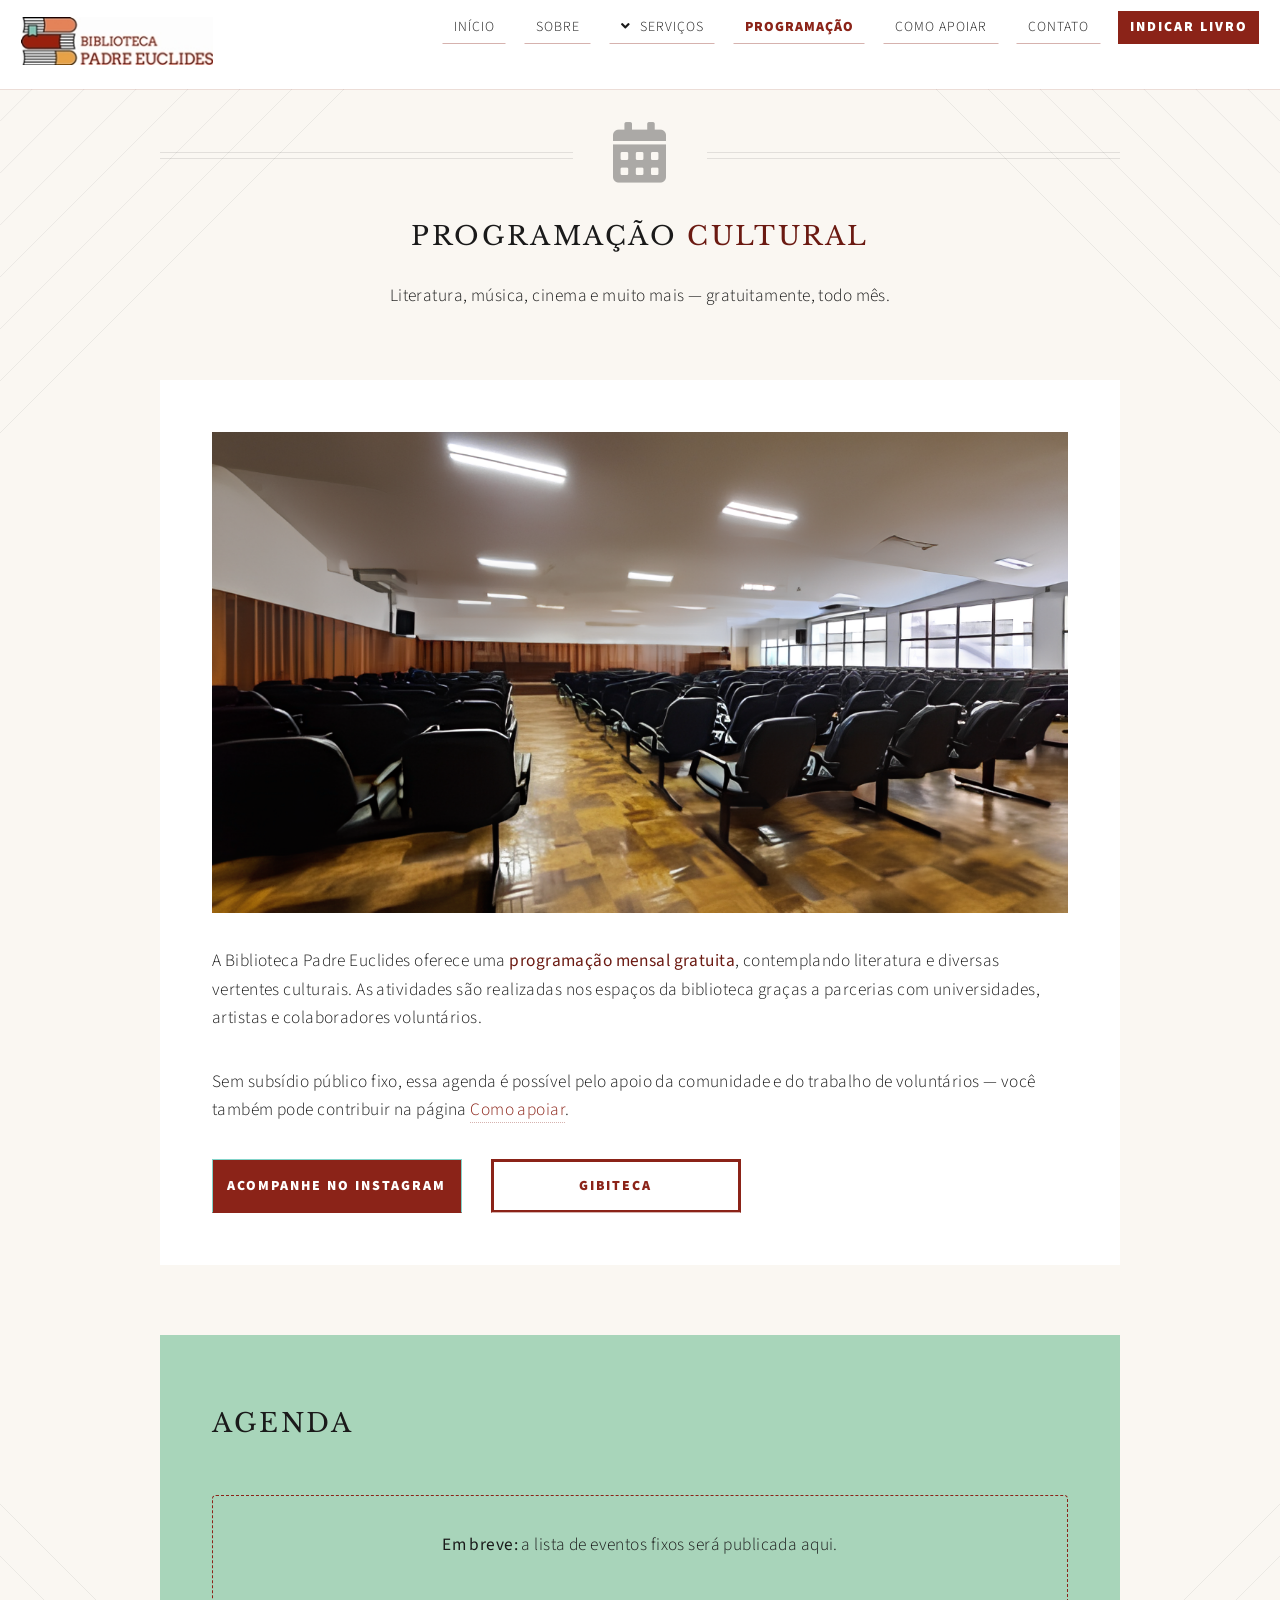
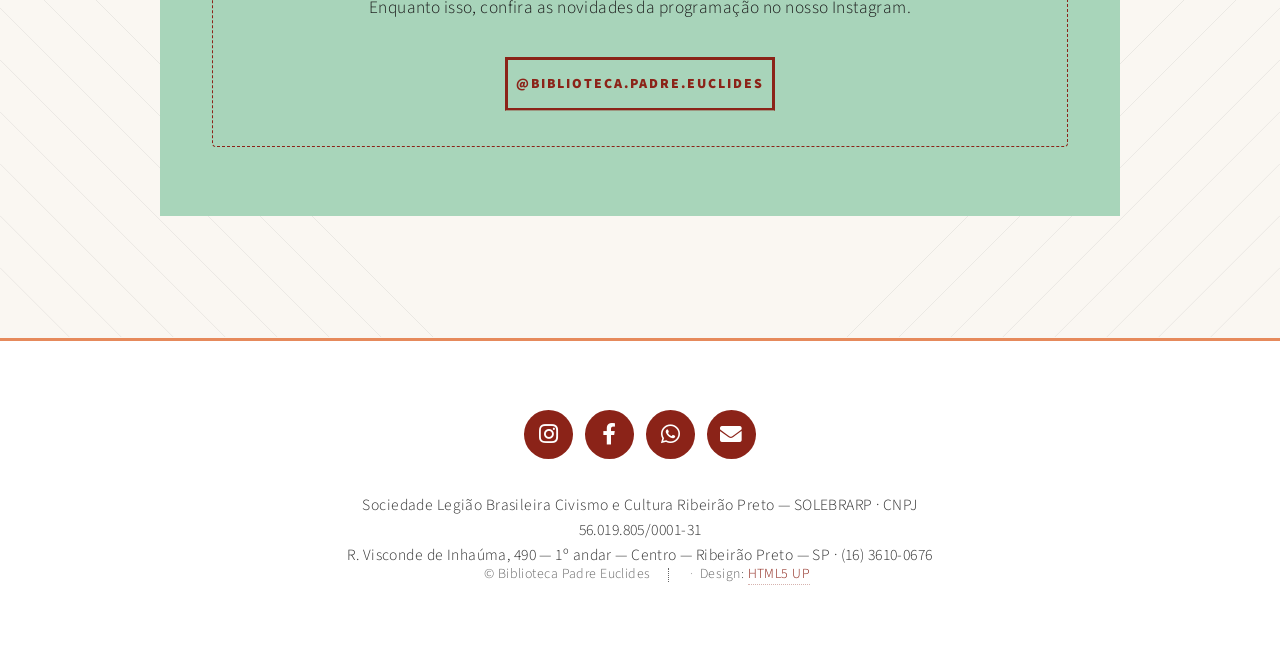
<file: programacao.html>
<!DOCTYPE HTML>
<html lang="pt-BR">
	<head>
		<title>Programação cultural — Biblioteca Padre Euclides</title>
		<meta charset="utf-8" />
		<meta name="description" content="Programação cultural gratuita da Biblioteca Padre Euclides — literatura, música, cinema e eventos mensais." />
		<meta name="viewport" content="width=device-width, initial-scale=1" />
		<link rel="icon" href="images/logo.png" type="image/png" />
		<link rel="apple-touch-icon" href="images/logo.png" />
		<link rel="stylesheet" href="assets/css/main.css" />
		<link rel="stylesheet" href="assets/css/bpe-theme.css" />
		<noscript><link rel="stylesheet" href="assets/css/noscript.css" /></noscript>
	</head>
	<body class="no-sidebar is-preload">
		<div id="page-wrapper">

			<header id="header">
				<h1 id="logo"><a href="index.html" class="logo-link"><img src="images/logo.png" alt="Biblioteca Padre Euclides" class="logo-img" width="280" height="48" /></a></h1>
				<nav id="nav">
					<ul>
						<li><a href="index.html">Início</a></li>
						<li><a href="sobre.html">Sobre</a></li>
						<li class="submenu">
							<a href="#">Serviços</a>
							<ul>
							<li><a href="reserva.html">Reserva e cadastro</a></li>
							<li><a href="uso-espaco.html">Uso do espaço</a></li>
							<li><a href="gibiteca.html">Gibiteca</a></li>
							<li><a href="catalogo.html">Catálogo</a></li>
							</ul>
						</li>
						<li class="current"><a href="programacao.html">Programação</a></li>
						<li><a href="apoie.html">Como apoiar</a></li>
						<li><a href="contato.html">Contato</a></li>
						<li><a href="https://docs.google.com/forms/d/e/1FAIpQLSfNebnZHDNFDYrKnS6MHCciC84l5w35WLnZ2QMRW-xiZdaJAA/viewform" class="button primary" target="_blank" rel="noopener">Indicar livro</a></li>
					</ul>
				</nav>
			</header>
<article id="main">
				<header class="special container">
					<span class="icon solid fa-calendar-alt"></span>
					<h2>Programação <strong>cultural</strong></h2>
					<p>Literatura, música, cinema e muito mais — gratuitamente, todo mês.</p>
				</header>
				<section class="wrapper style4 container">
					<div class="content">
						<section>
							<a href="uso-espaco.html" class="image featured"><img src="images/auditorio.webp" alt="Auditório da biblioteca — espaço para programação cultural" loading="lazy" /></a>
							<p>A Biblioteca Padre Euclides oferece uma <strong>programação mensal gratuita</strong>, contemplando literatura e diversas vertentes culturais. As atividades são realizadas nos espaços da biblioteca graças a parcerias com universidades, artistas e colaboradores voluntários.</p>
							<p>Sem subsídio público fixo, essa agenda é possível pelo apoio da comunidade e do trabalho de voluntários — você também pode contribuir na página <a href="apoie.html">Como apoiar</a>.</p>
							<footer>
								<ul class="buttons">
									<li><a href="https://www.instagram.com/biblioteca.padre.euclides/" class="button primary" target="_blank" rel="noopener">Acompanhe no Instagram</a></li>
									<li><a href="gibiteca.html" class="button">Gibiteca</a></li>
								</ul>
							</footer>
						</section>
					</div>
				</section>
				<section class="wrapper style2 container">
					<header class="major"><h2>Agenda</h2></header>
					<section id="agenda" class="agenda-pendente">
						<p><strong>Em breve:</strong> a lista de eventos fixos será publicada aqui.</p>
						<p>Enquanto isso, confira as novidades da programação no nosso Instagram.</p>
						<ul class="buttons">
							<li><a href="https://www.instagram.com/biblioteca.padre.euclides/" class="button" target="_blank" rel="noopener">@biblioteca.padre.euclides</a></li>
						</ul>
					</section>
				</section>
			</article>

			<footer id="footer">
				<ul class="icons">
					<li><a href="https://www.instagram.com/biblioteca.padre.euclides/" class="icon brands circle fa-instagram" target="_blank" rel="noopener"><span class="label">Instagram</span></a></li>
					<li><a href="https://www.facebook.com/bibliotecapadreeuclides" class="icon brands circle fa-facebook-f" target="_blank" rel="noopener"><span class="label">Facebook</span></a></li>
					<li><a href="https://api.whatsapp.com/send/?phone=551636100676" class="icon brands circle fa-whatsapp" target="_blank" rel="noopener"><span class="label">WhatsApp</span></a></li>
					<li><a href="contato.html#form-contato" class="icon solid circle fa-envelope" title="Enviar mensagem por e-mail"><span class="label">E-mail</span></a></li>
				</ul>
				<p class="footer-info">
					Sociedade Legião Brasileira Civismo e Cultura Ribeirão Preto — SOLEBRARP · CNPJ 56.019.805/0001-31<br />
					R. Visconde de Inhaúma, 490 — 1º andar — Centro — Ribeirão Preto — SP · (16) 3610-0676
				</p>
				<ul class="copyright">
					<li>&copy; Biblioteca Padre Euclides</li>
					<li>Design: <a href="https://html5up.net" target="_blank" rel="noopener">HTML5 UP</a></li>
				</ul>
			</footer>

		</div>

		<script src="assets/js/jquery.min.js"></script>
		<script src="assets/js/jquery.scrolly.min.js"></script>
		<script src="assets/js/jquery.scrollex.min.js"></script>
		<script src="assets/js/browser.min.js"></script>
		<script src="assets/js/breakpoints.min.js"></script>
		<script src="assets/js/util.js"></script>
		<script src="assets/js/main.js"></script>
	</body>
</html>
</file>
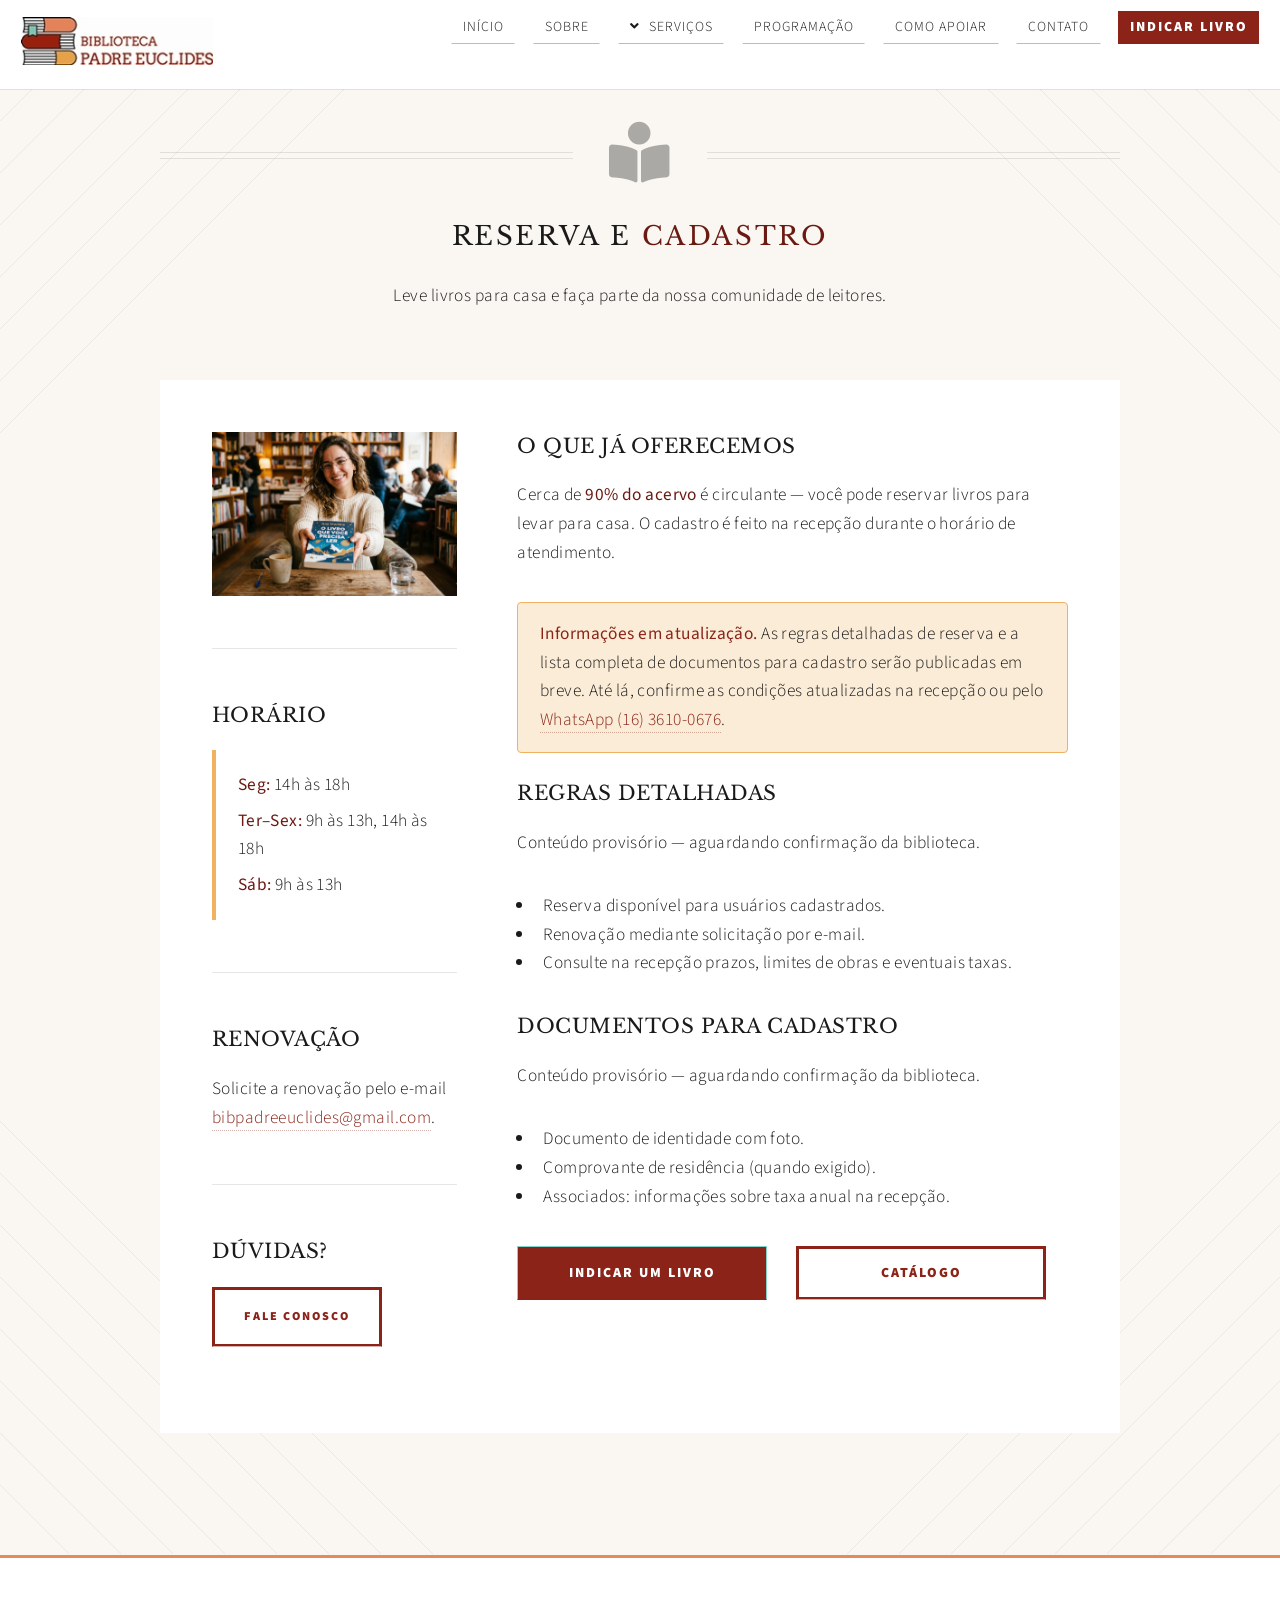
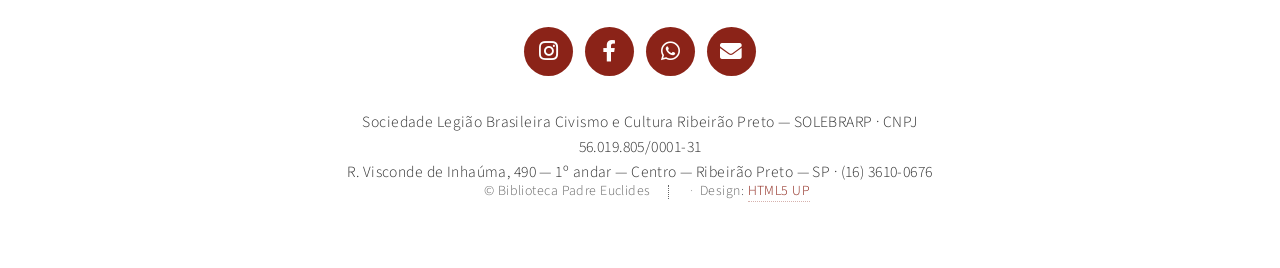
<file: reserva.html>
<!DOCTYPE HTML>
<html lang="pt-BR">
	<head>
		<title>Reserva e cadastro — Biblioteca Padre Euclides</title>
		<meta charset="utf-8" />
		<meta name="description" content="Reserva de livros e cadastro de usuários na Biblioteca Padre Euclides — horários, regras e renovação por e-mail." />
		<meta name="viewport" content="width=device-width, initial-scale=1" />
		<link rel="icon" href="images/logo.png" type="image/png" />
		<link rel="apple-touch-icon" href="images/logo.png" />
		<link rel="stylesheet" href="assets/css/main.css" />
		<link rel="stylesheet" href="assets/css/bpe-theme.css" />
		<noscript><link rel="stylesheet" href="assets/css/noscript.css" /></noscript>
	</head>
	<body class="left-sidebar is-preload">
		<div id="page-wrapper">

			<header id="header">
				<h1 id="logo"><a href="index.html" class="logo-link"><img src="images/logo.png" alt="Biblioteca Padre Euclides" class="logo-img" width="280" height="48" /></a></h1>
				<nav id="nav">
					<ul>
						<li><a href="index.html">Início</a></li>
						<li><a href="sobre.html">Sobre</a></li>
						<li class="submenu">
							<a href="#">Serviços</a>
							<ul>
							<li class="current"><a href="reserva.html">Reserva e cadastro</a></li>
							<li><a href="uso-espaco.html">Uso do espaço</a></li>
							<li><a href="gibiteca.html">Gibiteca</a></li>
							<li><a href="catalogo.html">Catálogo</a></li>
							</ul>
						</li>
						<li><a href="programacao.html">Programação</a></li>
						<li><a href="apoie.html">Como apoiar</a></li>
						<li><a href="contato.html">Contato</a></li>
						<li><a href="https://docs.google.com/forms/d/e/1FAIpQLSfNebnZHDNFDYrKnS6MHCciC84l5w35WLnZ2QMRW-xiZdaJAA/viewform" class="button primary" target="_blank" rel="noopener">Indicar livro</a></li>
					</ul>
				</nav>
			</header>
<article id="main">
				<header class="special container">
					<span class="icon solid fa-book-reader"></span>
					<h2>Reserva e <strong>cadastro</strong></h2>
					<p>Leve livros para casa e faça parte da nossa comunidade de leitores.</p>
				</header>
				<section class="wrapper style4 container">
					<div class="row gtr-150">
						<div class="col-4 col-12-narrower">
							<div class="sidebar">
								<section>
									<a href="https://docs.google.com/forms/d/e/1FAIpQLSfNebnZHDNFDYrKnS6MHCciC84l5w35WLnZ2QMRW-xiZdaJAA/viewform" class="image featured" target="_blank" rel="noopener"><img src="images/indique.webp" alt="Livros do acervo" loading="lazy" /></a>
								</section>
								<section>
									<header><h3>Horário</h3></header>
									<div class="bpe-horarios" style="margin:0;">
										<ul>
											<li><strong>Seg:</strong> 14h às 18h</li>
											<li><strong>Ter–Sex:</strong> 9h às 13h, 14h às 18h</li>
											<li><strong>Sáb:</strong> 9h às 13h</li>
										</ul>
									</div>
								</section>
								<section>
									<header><h3>Renovação</h3></header>
									<p>Solicite a renovação pelo e-mail <a href="mailto:bibpadreeuclides@gmail.com?subject=Renova%C3%A7%C3%A3o%20de%20reserva">bibpadreeuclides@gmail.com</a>.</p>
								</section>
								<section>
									<header><h3>Dúvidas?</h3></header>
									<p><a href="contato.html" class="button small">Fale conosco</a></p>
								</section>
							</div>
						</div>
						<div class="col-8 col-12-narrower imp-narrower">
							<div class="content">
								<section>
									<header><h3>O que já oferecemos</h3></header>
									<p>Cerca de <strong>90% do acervo</strong> é circulante — você pode reservar livros para levar para casa. O cadastro é feito na recepção durante o horário de atendimento.</p>
									<div class="bpe-aviso">
										<strong>Informações em atualização.</strong> As regras detalhadas de reserva e a lista completa de documentos para cadastro serão publicadas em breve. Até lá, confirme as condições atualizadas na recepção ou pelo <a href="https://api.whatsapp.com/send/?phone=551636100676">WhatsApp (16) 3610-0676</a>.
									</div>
									<header><h3>Regras detalhadas</h3></header>
									<p><em>Conteúdo provisório — aguardando confirmação da biblioteca.</em></p>
									<ul>
										<li>Reserva disponível para usuários cadastrados.</li>
										<li>Renovação mediante solicitação por e-mail.</li>
										<li>Consulte na recepção prazos, limites de obras e eventuais taxas.</li>
									</ul>
									<header><h3>Documentos para cadastro</h3></header>
									<p><em>Conteúdo provisório — aguardando confirmação da biblioteca.</em></p>
									<ul>
										<li>Documento de identidade com foto.</li>
										<li>Comprovante de residência (quando exigido).</li>
										<li>Associados: informações sobre taxa anual na recepção.</li>
									</ul>
									<footer>
										<ul class="buttons">
											<li><a href="https://docs.google.com/forms/d/e/1FAIpQLSfNebnZHDNFDYrKnS6MHCciC84l5w35WLnZ2QMRW-xiZdaJAA/viewform" class="button primary" target="_blank" rel="noopener">Indicar um livro</a></li>
											<li><a href="catalogo.html" class="button">Catálogo</a></li>
										</ul>
									</footer>
								</section>
							</div>
						</div>
					</div>
				</section>
			</article>

			<footer id="footer">
				<ul class="icons">
					<li><a href="https://www.instagram.com/biblioteca.padre.euclides/" class="icon brands circle fa-instagram" target="_blank" rel="noopener"><span class="label">Instagram</span></a></li>
					<li><a href="https://www.facebook.com/bibliotecapadreeuclides" class="icon brands circle fa-facebook-f" target="_blank" rel="noopener"><span class="label">Facebook</span></a></li>
					<li><a href="https://api.whatsapp.com/send/?phone=551636100676" class="icon brands circle fa-whatsapp" target="_blank" rel="noopener"><span class="label">WhatsApp</span></a></li>
					<li><a href="contato.html#form-contato" class="icon solid circle fa-envelope" title="Enviar mensagem por e-mail"><span class="label">E-mail</span></a></li>
				</ul>
				<p class="footer-info">
					Sociedade Legião Brasileira Civismo e Cultura Ribeirão Preto — SOLEBRARP · CNPJ 56.019.805/0001-31<br />
					R. Visconde de Inhaúma, 490 — 1º andar — Centro — Ribeirão Preto — SP · (16) 3610-0676
				</p>
				<ul class="copyright">
					<li>&copy; Biblioteca Padre Euclides</li>
					<li>Design: <a href="https://html5up.net" target="_blank" rel="noopener">HTML5 UP</a></li>
				</ul>
			</footer>

		</div>

		<script src="assets/js/jquery.min.js"></script>
		<script src="assets/js/jquery.scrolly.min.js"></script>
		<script src="assets/js/jquery.scrollex.min.js"></script>
		<script src="assets/js/browser.min.js"></script>
		<script src="assets/js/breakpoints.min.js"></script>
		<script src="assets/js/util.js"></script>
		<script src="assets/js/main.js"></script>
	</body>
</html>
</file>
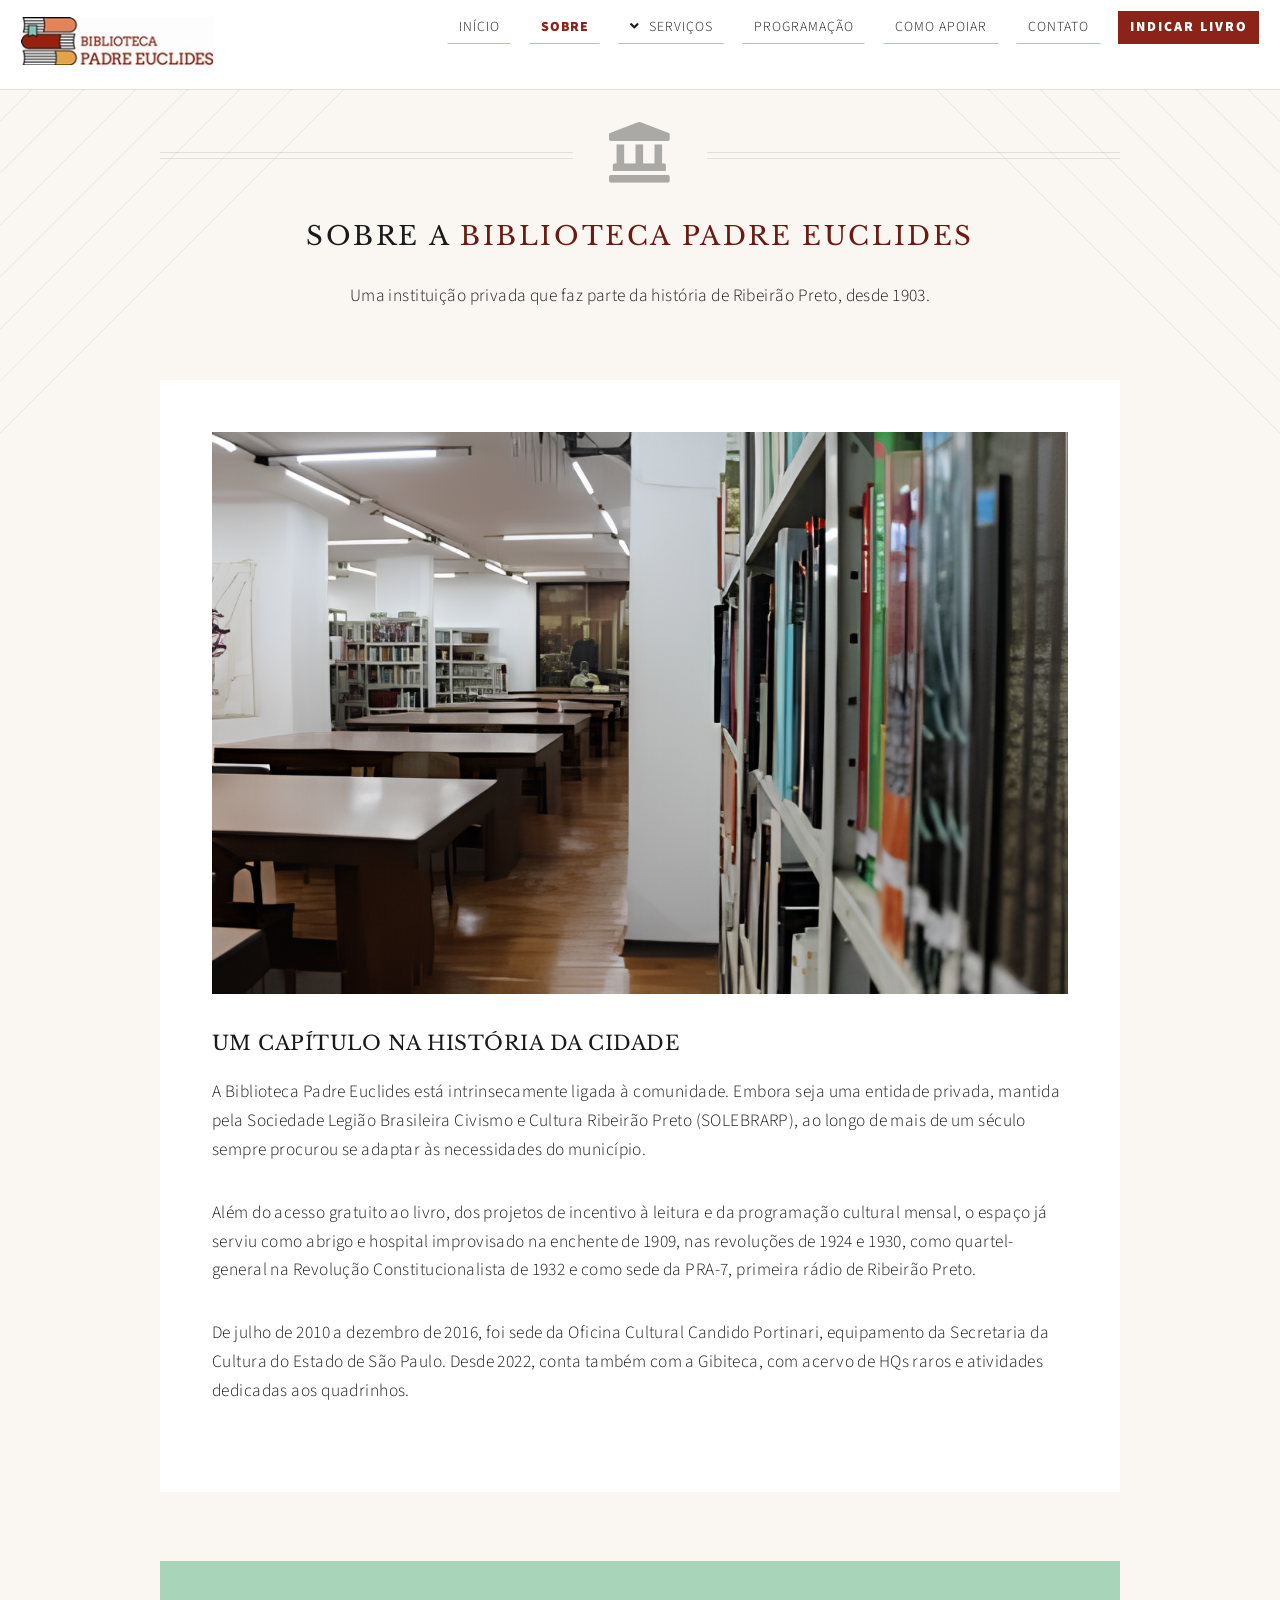
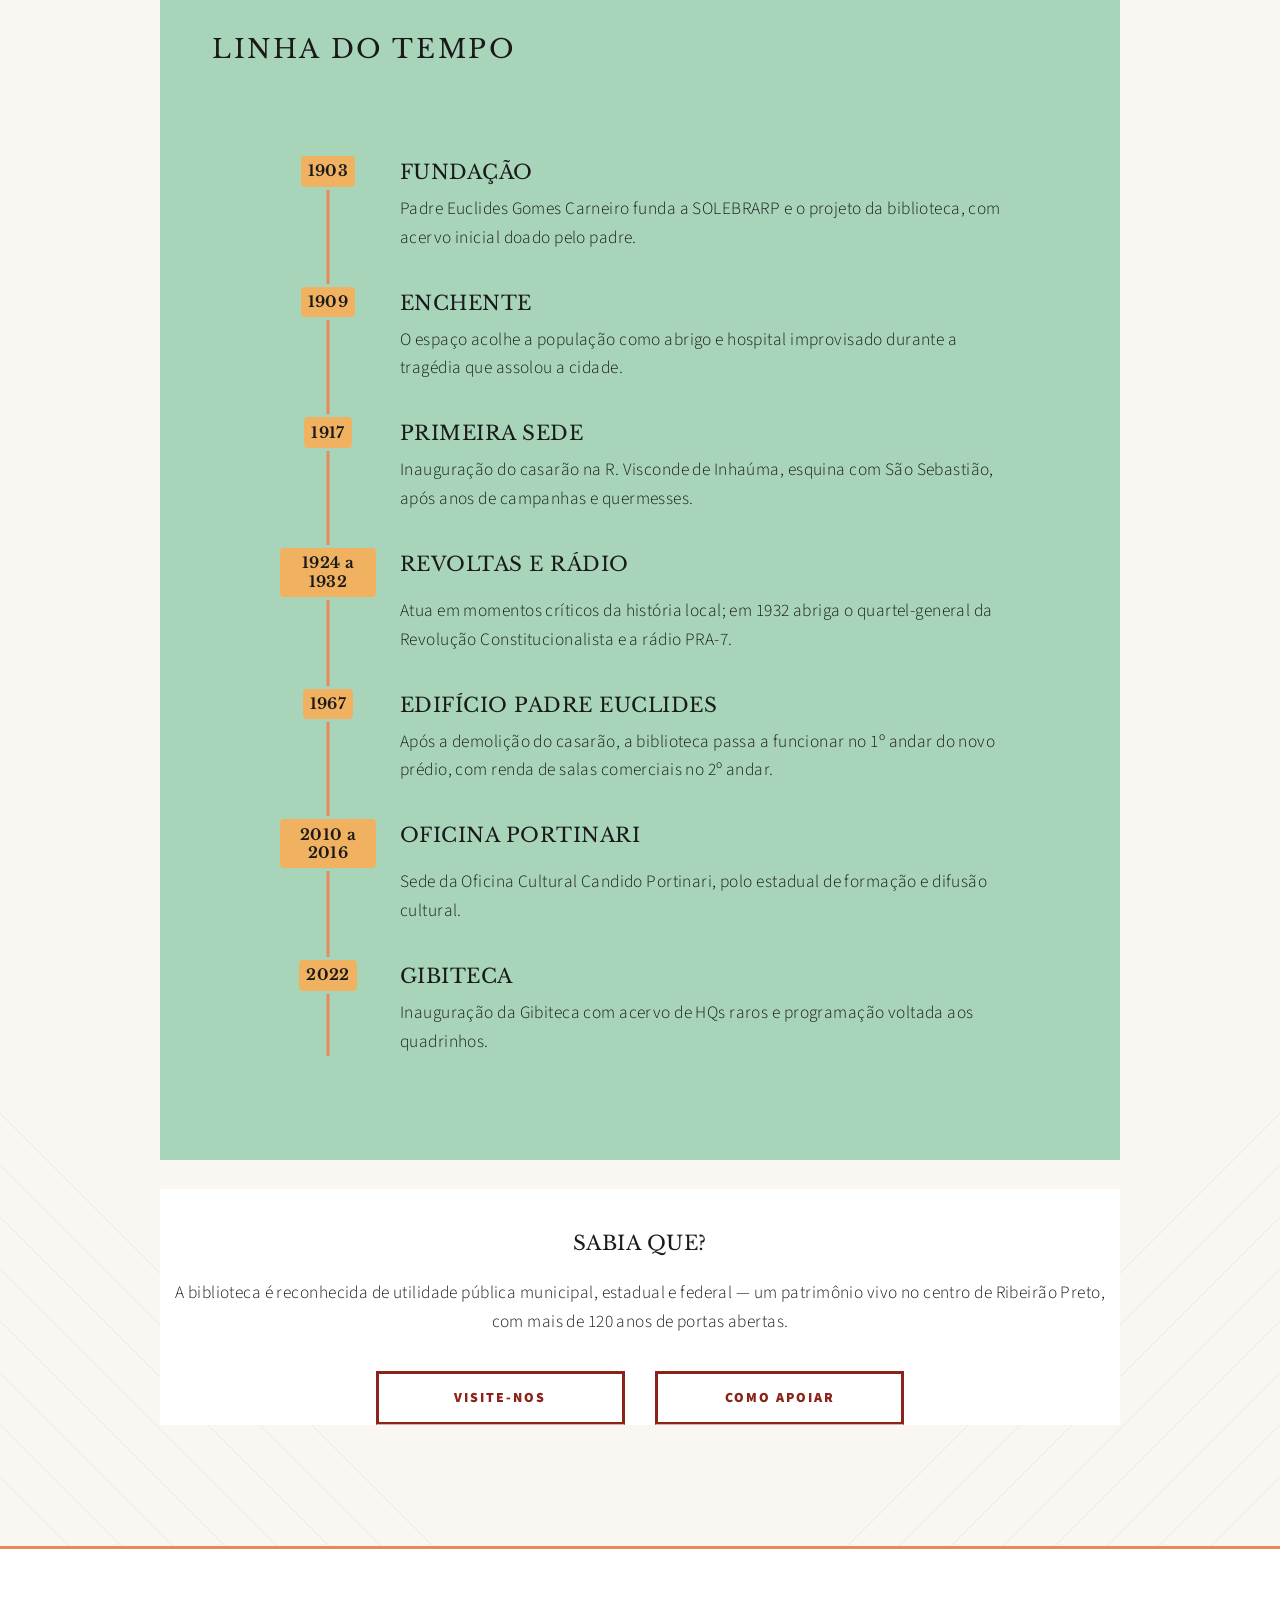
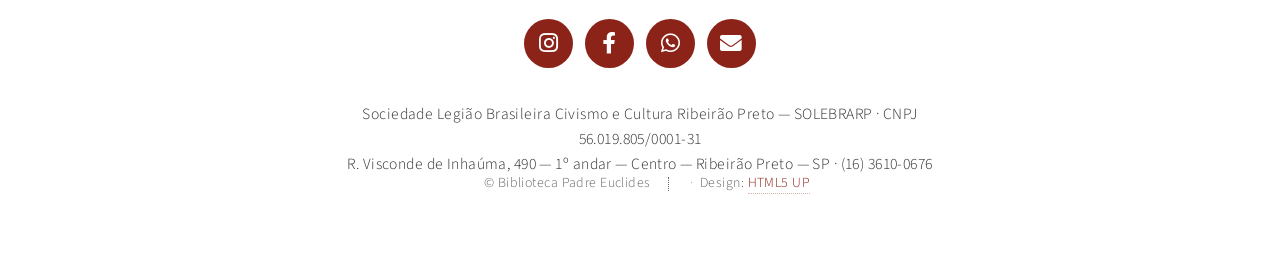
<file: sobre.html>
<!DOCTYPE HTML>
<html lang="pt-BR">
	<head>
		<title>Sobre — Biblioteca Padre Euclides</title>
		<meta charset="utf-8" />
		<meta name="description" content="História da Biblioteca Padre Euclides em Ribeirão Preto — mais de 120 anos de cultura e leitura, mantida pela SOLEBRARP." />
		<meta name="viewport" content="width=device-width, initial-scale=1" />
		<link rel="icon" href="images/logo.png" type="image/png" />
		<link rel="apple-touch-icon" href="images/logo.png" />
		<link rel="stylesheet" href="assets/css/main.css" />
		<link rel="stylesheet" href="assets/css/bpe-theme.css" />
		<noscript><link rel="stylesheet" href="assets/css/noscript.css" /></noscript>
	</head>
	<body class="no-sidebar is-preload">
		<div id="page-wrapper">

			<header id="header">
				<h1 id="logo"><a href="index.html" class="logo-link"><img src="images/logo.png" alt="Biblioteca Padre Euclides" class="logo-img" width="280" height="48" /></a></h1>
				<nav id="nav">
					<ul>
						<li><a href="index.html">Início</a></li>
						<li class="current"><a href="sobre.html">Sobre</a></li>
						<li class="submenu">
							<a href="#">Serviços</a>
							<ul>
							<li><a href="reserva.html">Reserva e cadastro</a></li>
							<li><a href="uso-espaco.html">Uso do espaço</a></li>
							<li><a href="gibiteca.html">Gibiteca</a></li>
							<li><a href="catalogo.html">Catálogo</a></li>
							</ul>
						</li>
						<li><a href="programacao.html">Programação</a></li>
						<li><a href="apoie.html">Como apoiar</a></li>
						<li><a href="contato.html">Contato</a></li>
						<li><a href="https://docs.google.com/forms/d/e/1FAIpQLSfNebnZHDNFDYrKnS6MHCciC84l5w35WLnZ2QMRW-xiZdaJAA/viewform" class="button primary" target="_blank" rel="noopener">Indicar livro</a></li>
					</ul>
				</nav>
			</header>
<article id="main">
				<header class="special container">
					<span class="icon solid fa-landmark"></span>
					<h2>Sobre a <strong>Biblioteca Padre Euclides</strong></h2>
					<p>Uma instituição privada que faz parte da história de Ribeirão Preto, desde 1903.</p>
				</header>
				<section class="wrapper style4 container">
					<div class="content">
						<section>
							<a href="index.html" class="image featured"><img src="images/areaLeitura.webp" alt="Interior da biblioteca — área de leitura" loading="lazy" /></a>
							<header><h3>Um capítulo na história da cidade</h3></header>
							<p>A Biblioteca Padre Euclides está intrinsecamente ligada à comunidade. Embora seja uma entidade privada, mantida pela Sociedade Legião Brasileira Civismo e Cultura Ribeirão Preto (SOLEBRARP), ao longo de mais de um século sempre procurou se adaptar às necessidades do município.</p>
							<p>Além do acesso gratuito ao livro, dos projetos de incentivo à leitura e da programação cultural mensal, o espaço já serviu como abrigo e hospital improvisado na enchente de 1909, nas revoluções de 1924 e 1930, como quartel-general na Revolução Constitucionalista de 1932 e como sede da PRA-7, primeira rádio de Ribeirão Preto.</p>
							<p>De julho de 2010 a dezembro de 2016, foi sede da Oficina Cultural Candido Portinari, equipamento da Secretaria da Cultura do Estado de São Paulo. Desde 2022, conta também com a Gibiteca, com acervo de HQs raros e atividades dedicadas aos quadrinhos.</p>
						</section>
					</div>
				</section>
				<section class="wrapper style2 container">
					<header class="major"><h2>Linha do tempo</h2></header>
					<ol class="timeline">
						<li>
							<span class="timeline-year">1903</span>
							<h3>Fundação</h3>
							<p>Padre Euclides Gomes Carneiro funda a SOLEBRARP e o projeto da biblioteca, com acervo inicial doado pelo padre.</p>
						</li>
						<li>
							<span class="timeline-year">1909</span>
							<h3>Enchente</h3>
							<p>O espaço acolhe a população como abrigo e hospital improvisado durante a tragédia que assolou a cidade.</p>
						</li>
						<li>
							<span class="timeline-year">1917</span>
							<h3>Primeira sede</h3>
							<p>Inauguração do casarão na R. Visconde de Inhaúma, esquina com São Sebastião, após anos de campanhas e quermesses.</p>
						</li>
						<li>
							<span class="timeline-year">1924 a 1932</span>
							<h3>Revoltas e rádio</h3>
							<p>Atua em momentos críticos da história local; em 1932 abriga o quartel-general da Revolução Constitucionalista e a rádio PRA-7.</p>
						</li>
						<li>
							<span class="timeline-year">1967</span>
							<h3>Edifício Padre Euclides</h3>
							<p>Após a demolição do casarão, a biblioteca passa a funcionar no 1º andar do novo prédio, com renda de salas comerciais no 2º andar.</p>
						</li>
						<li>
							<span class="timeline-year">2010 a 2016</span>
							<h3>Oficina Portinari</h3>
							<p>Sede da Oficina Cultural Candido Portinari, polo estadual de formação e difusão cultural.</p>
						</li>
						<li>
							<span class="timeline-year">2022</span>
							<h3>Gibiteca</h3>
							<p>Inauguração da Gibiteca com acervo de HQs raros e programação voltada aos quadrinhos.</p>
						</li>
					</ol>
				</section>
				<section class="wrapper style1 container special">
					<div class="row">
						<div class="col-12">
							<section>
								<header><h3>Sabia que?</h3></header>
								<p>A biblioteca é reconhecida de utilidade pública municipal, estadual e federal — um patrimônio vivo no centro de Ribeirão Preto, com mais de 120 anos de portas abertas.</p>
								<footer>
									<ul class="buttons">
										<li><a href="contato.html" class="button">Visite-nos</a></li>
										<li><a href="apoie.html" class="button">Como apoiar</a></li>
									</ul>
								</footer>
							</section>
						</div>
					</div>
				</section>
			</article>

			<footer id="footer">
				<ul class="icons">
					<li><a href="https://www.instagram.com/biblioteca.padre.euclides/" class="icon brands circle fa-instagram" target="_blank" rel="noopener"><span class="label">Instagram</span></a></li>
					<li><a href="https://www.facebook.com/bibliotecapadreeuclides" class="icon brands circle fa-facebook-f" target="_blank" rel="noopener"><span class="label">Facebook</span></a></li>
					<li><a href="https://api.whatsapp.com/send/?phone=551636100676" class="icon brands circle fa-whatsapp" target="_blank" rel="noopener"><span class="label">WhatsApp</span></a></li>
					<li><a href="contato.html#form-contato" class="icon solid circle fa-envelope" title="Enviar mensagem por e-mail"><span class="label">E-mail</span></a></li>
				</ul>
				<p class="footer-info">
					Sociedade Legião Brasileira Civismo e Cultura Ribeirão Preto — SOLEBRARP · CNPJ 56.019.805/0001-31<br />
					R. Visconde de Inhaúma, 490 — 1º andar — Centro — Ribeirão Preto — SP · (16) 3610-0676
				</p>
				<ul class="copyright">
					<li>&copy; Biblioteca Padre Euclides</li>
					<li>Design: <a href="https://html5up.net" target="_blank" rel="noopener">HTML5 UP</a></li>
				</ul>
			</footer>

		</div>

		<script src="assets/js/jquery.min.js"></script>
		<script src="assets/js/jquery.scrolly.min.js"></script>
		<script src="assets/js/jquery.scrollex.min.js"></script>
		<script src="assets/js/browser.min.js"></script>
		<script src="assets/js/breakpoints.min.js"></script>
		<script src="assets/js/util.js"></script>
		<script src="assets/js/main.js"></script>
	</body>
</html>
</file>
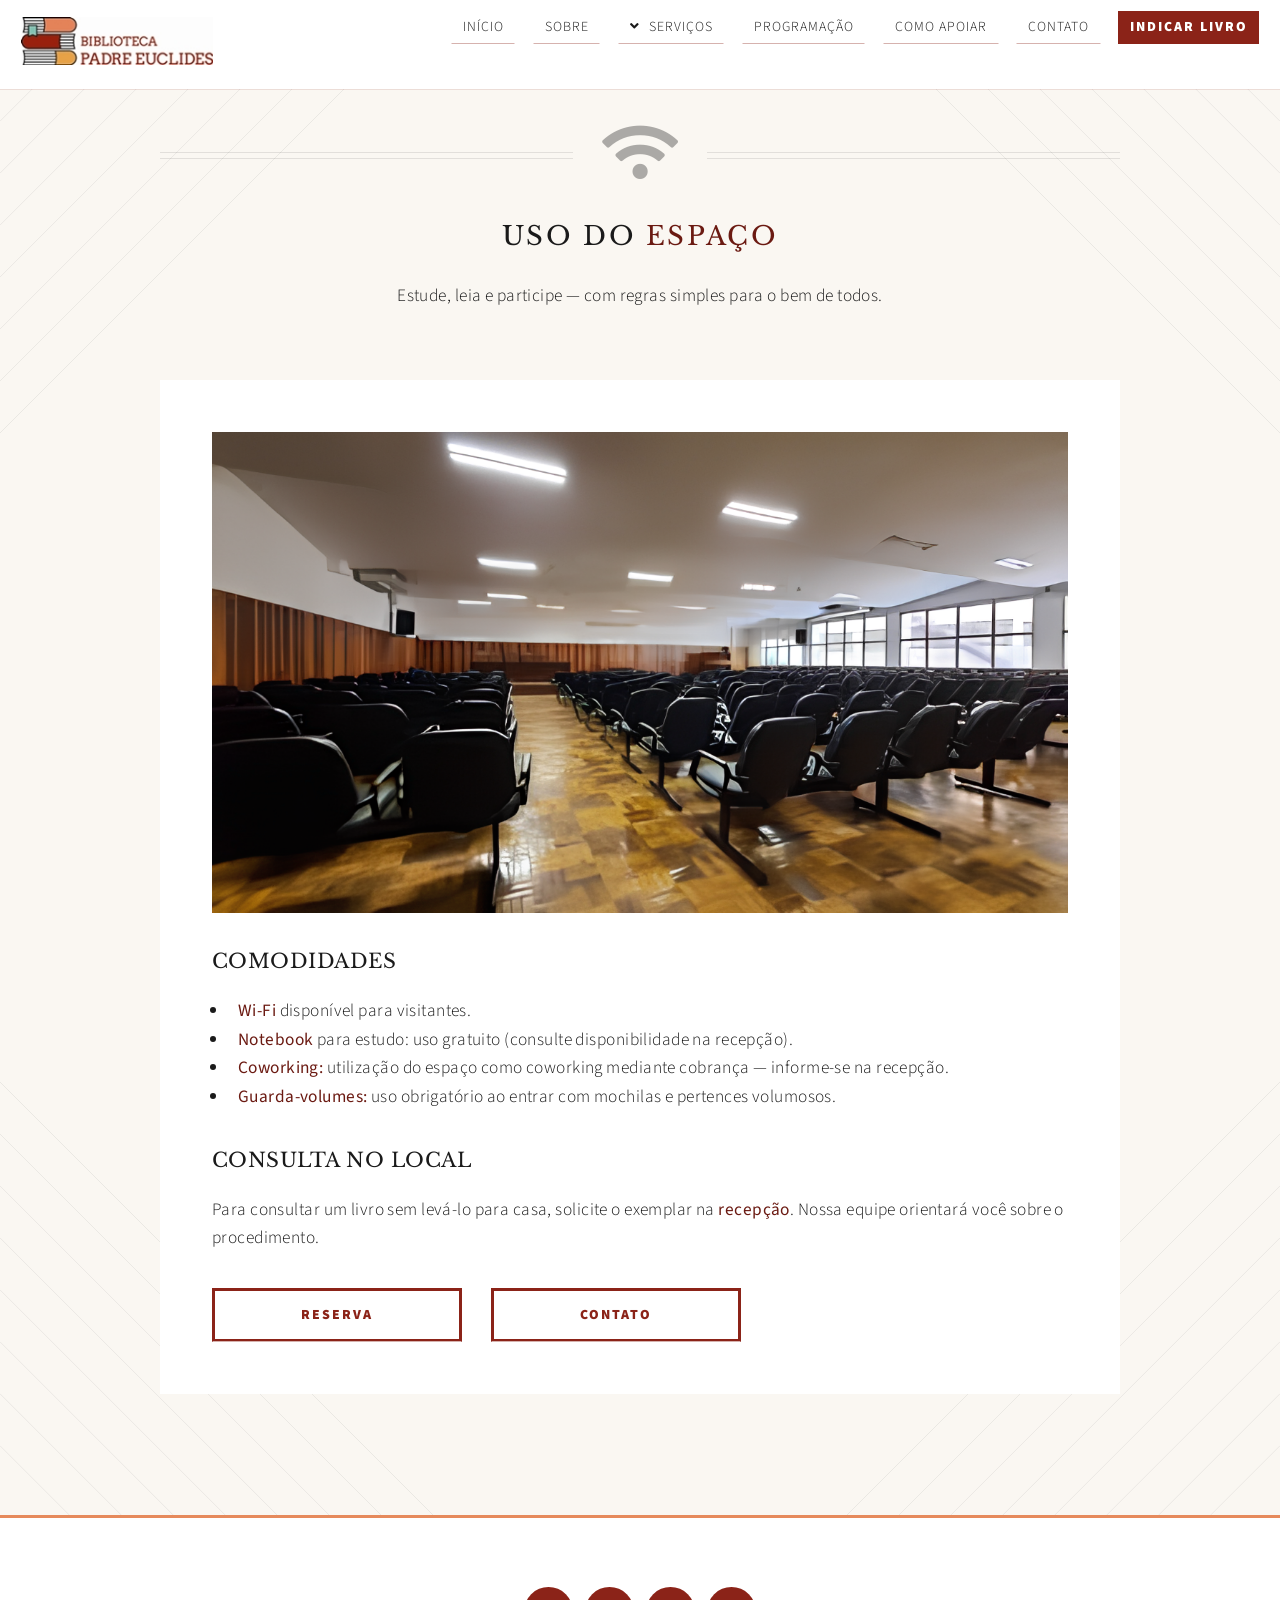
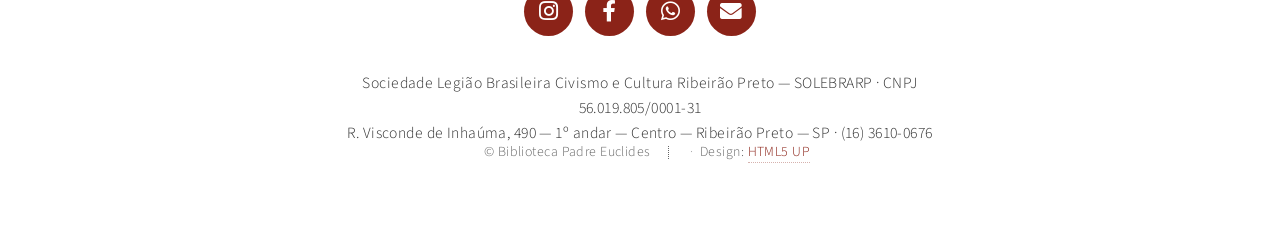
<file: uso-espaco.html>
<!DOCTYPE HTML>
<html lang="pt-BR">
	<head>
		<title>Uso do espaço — Biblioteca Padre Euclides</title>
		<meta charset="utf-8" />
		<meta name="description" content="Uso do espaço e auditório da Biblioteca Padre Euclides para eventos culturais em Ribeirão Preto." />
		<meta name="viewport" content="width=device-width, initial-scale=1" />
		<link rel="icon" href="images/logo.png" type="image/png" />
		<link rel="apple-touch-icon" href="images/logo.png" />
		<link rel="stylesheet" href="assets/css/main.css" />
		<link rel="stylesheet" href="assets/css/bpe-theme.css" />
		<noscript><link rel="stylesheet" href="assets/css/noscript.css" /></noscript>
	</head>
	<body class="no-sidebar is-preload">
		<div id="page-wrapper">

			<header id="header">
				<h1 id="logo"><a href="index.html" class="logo-link"><img src="images/logo.png" alt="Biblioteca Padre Euclides" class="logo-img" width="280" height="48" /></a></h1>
				<nav id="nav">
					<ul>
						<li><a href="index.html">Início</a></li>
						<li><a href="sobre.html">Sobre</a></li>
						<li class="submenu">
							<a href="#">Serviços</a>
							<ul>
							<li><a href="reserva.html">Reserva e cadastro</a></li>
							<li class="current"><a href="uso-espaco.html">Uso do espaço</a></li>
							<li><a href="gibiteca.html">Gibiteca</a></li>
							<li><a href="catalogo.html">Catálogo</a></li>
							</ul>
						</li>
						<li><a href="programacao.html">Programação</a></li>
						<li><a href="apoie.html">Como apoiar</a></li>
						<li><a href="contato.html">Contato</a></li>
						<li><a href="https://docs.google.com/forms/d/e/1FAIpQLSfNebnZHDNFDYrKnS6MHCciC84l5w35WLnZ2QMRW-xiZdaJAA/viewform" class="button primary" target="_blank" rel="noopener">Indicar livro</a></li>
					</ul>
				</nav>
			</header>
<article id="main">
				<header class="special container">
					<span class="icon solid fa-wifi"></span>
					<h2>Uso do <strong>espaço</strong></h2>
					<p>Estude, leia e participe — com regras simples para o bem de todos.</p>
				</header>
				<section class="wrapper style4 container">
					<div class="content">
						<section>
							<a href="programacao.html" class="image featured"><img src="images/auditorio.webp" alt="Auditório da biblioteca para eventos culturais" loading="lazy" /></a>
							<header><h3>Comodidades</h3></header>
							<ul>
								<li><strong>Wi-Fi</strong> disponível para visitantes.</li>
								<li><strong>Notebook</strong> para estudo: uso gratuito (consulte disponibilidade na recepção).</li>
								<li><strong>Coworking:</strong> utilização do espaço como coworking mediante cobrança — informe-se na recepção.</li>
								<li><strong>Guarda-volumes:</strong> uso obrigatório ao entrar com mochilas e pertences volumosos.</li>
							</ul>
							<header><h3>Consulta no local</h3></header>
							<p>Para consultar um livro sem levá-lo para casa, solicite o exemplar na <strong>recepção</strong>. Nossa equipe orientará você sobre o procedimento.</p>
							<footer>
								<ul class="buttons">
									<li><a href="reserva.html" class="button">Reserva</a></li>
									<li><a href="contato.html" class="button">Contato</a></li>
								</ul>
							</footer>
						</section>
					</div>
				</section>
			</article>

			<footer id="footer">
				<ul class="icons">
					<li><a href="https://www.instagram.com/biblioteca.padre.euclides/" class="icon brands circle fa-instagram" target="_blank" rel="noopener"><span class="label">Instagram</span></a></li>
					<li><a href="https://www.facebook.com/bibliotecapadreeuclides" class="icon brands circle fa-facebook-f" target="_blank" rel="noopener"><span class="label">Facebook</span></a></li>
					<li><a href="https://api.whatsapp.com/send/?phone=551636100676" class="icon brands circle fa-whatsapp" target="_blank" rel="noopener"><span class="label">WhatsApp</span></a></li>
					<li><a href="contato.html#form-contato" class="icon solid circle fa-envelope" title="Enviar mensagem por e-mail"><span class="label">E-mail</span></a></li>
				</ul>
				<p class="footer-info">
					Sociedade Legião Brasileira Civismo e Cultura Ribeirão Preto — SOLEBRARP · CNPJ 56.019.805/0001-31<br />
					R. Visconde de Inhaúma, 490 — 1º andar — Centro — Ribeirão Preto — SP · (16) 3610-0676
				</p>
				<ul class="copyright">
					<li>&copy; Biblioteca Padre Euclides</li>
					<li>Design: <a href="https://html5up.net" target="_blank" rel="noopener">HTML5 UP</a></li>
				</ul>
			</footer>

		</div>

		<script src="assets/js/jquery.min.js"></script>
		<script src="assets/js/jquery.scrolly.min.js"></script>
		<script src="assets/js/jquery.scrollex.min.js"></script>
		<script src="assets/js/browser.min.js"></script>
		<script src="assets/js/breakpoints.min.js"></script>
		<script src="assets/js/util.js"></script>
		<script src="assets/js/main.js"></script>
	</body>
</html>
</file>
<file: assets/css/bpe-theme.css>
/*
	Biblioteca Padre Euclides — tema sobre Twenty (HTML5 UP)
	Paleta: #8B2318 #E68A5C #F0B260 #A8D5BA #FAF7F2
*/

@import url("https://fonts.googleapis.com/css2?family=Libre+Baskerville:ital,wght@0,400;0,700;1,400&family=Source+Sans+3:wght@300;400;600;700&display=swap");

:root {
	--bpe-primary: #8B2318;
	--bpe-primary-dark: #6B1A12;
	--bpe-orange: #E68A5C;
	--bpe-gold: #F0B260;
	--bpe-mint: #A8D5BA;
	--bpe-bg: #FAF7F2;
	--bpe-text: #1A1A1A;
}

html {
	font-size: 100%;
}

body {
	background-color: var(--bpe-bg) !important;
	color: var(--bpe-text) !important;
	font-family: "Source Sans 3", "Lato", sans-serif !important;
}

body, input, select, textarea {
	font-family: "Source Sans 3", "Lato", sans-serif !important;
	color: var(--bpe-text) !important;
}

h1, h2, h3, h4, h5, h6, #logo {
	font-family: "Libre Baskerville", Georgia, serif !important;
}

a {
	color: var(--bpe-primary) !important;
	border-bottom-color: rgba(139, 35, 24, 0.35) !important;
}

a:hover {
	color: var(--bpe-primary-dark) !important;
	border-bottom-color: transparent !important;
}

strong {
	color: var(--bpe-primary-dark) !important;
}

/* Logo */
#logo a.logo-link {
	border: 0 !important;
	display: inline-block;
	line-height: 0;
	padding: 0.25em 0;
}

#logo img.logo-img {
	display: block;
	height: 48px;
	width: auto;
	max-width: min(280px, 70vw);
}

#header #logo img.logo-img {
	filter: none;
}

/* Fotos reais: sem textura/overlay vermelho do tema Twenty */
a.image.featured:before,
.image.featured:before {
	display: none !important;
}

/* Banner */
#banner.bpe-banner-photo {
	background-color: var(--bpe-primary-dark) !important;
	background-image:
		linear-gradient(to bottom, rgba(26, 26, 26, 0.35), rgba(107, 26, 18, 0.75)),
		url("../../images/banner.webp") !important;
	background-position: center center !important;
	background-repeat: no-repeat !important;
	background-size: cover !important;
	background-attachment: scroll !important;
	padding: 7em 1.5em 6em !important;
}

/* Header fixo: espaço extra no banner da home */
body.index #banner.bpe-banner-photo {
	padding-top: 10em !important;
}

/* Caixa do título mais leve — foto visível, texto legível */
#banner .inner {
	background: rgba(255, 255, 255, 0.12) !important;
	backdrop-filter: blur(2px);
	border: 1px solid rgba(255, 255, 255, 0.25);
	max-width: 42em;
}

#banner .inner header,
#banner .inner header h2 {
	border-color: rgba(255, 255, 255, 0.9) !important;
}

#banner .inner p {
	color: #fff !important;
	text-shadow: 0 1px 4px rgba(0, 0, 0, 0.4);
}

#banner .inner header h2 {
	color: #fff !important;
	text-shadow: 0 1px 4px rgba(0, 0, 0, 0.35);
}

/* Botão do banner: contraste alto (antes texto bordô em fundo vermelho) */
#banner .inner .button,
#banner .inner .button.fit {
	background: #fff !important;
	border: 0 !important;
	box-shadow: 0 2px 8px rgba(0, 0, 0, 0.2) !important;
	color: var(--bpe-primary) !important;
}

#banner .inner .button:hover,
#banner .inner .button.fit:hover {
	background: var(--bpe-gold) !important;
	color: var(--bpe-text) !important;
}

#header #nav > ul > li > a.button.primary {
	background: var(--bpe-primary) !important;
	color: #fff !important;
}

#header #nav > ul > li > a.button.primary:hover {
	background: var(--bpe-primary-dark) !important;
	color: #fff !important;
}

/* Header — sempre fundo branco e texto escuro (evita menu branco em fundo branco na home) */
#header,
#header.alt,
#header.reveal,
#header.alt.reveal {
	background: #fff !important;
	box-shadow: 0 1px 0 rgba(139, 35, 24, 0.12) !important;
	position: fixed !important;
	padding: 1em 1.5em !important;
}

body.index #header.alt {
	top: 0;
}

#header nav,
#header.alt nav {
	right: 1.5em !important;
	top: 0.75em !important;
}

#header #nav > ul > li > a:not(.button),
#header #nav > ul > li > span,
#header.alt #nav > ul > li > a:not(.button),
#header.alt #nav > ul > li > span,
#header.reveal #nav > ul > li > a,
#header.reveal #nav > ul > li > span {
	color: var(--bpe-text) !important;
	text-shadow: none !important;
}

#header #nav > ul > li.current > a,
#header.alt #nav > ul > li.current > a {
	color: var(--bpe-primary) !important;
	font-weight: 900;
}

#header #nav > ul > li.active > a,
#header #nav > ul > li:hover > a {
	background: rgba(168, 213, 186, 0.35) !important;
	border-color: transparent !important;
}

#header.alt #logo a.logo-link {
	background: transparent !important;
	padding: 0.25em 0;
}

/* Submenu "Serviços" — alinhado abaixo do item (sem Dropotron) */
#header #nav > ul > li.submenu {
	position: relative;
}

#header #nav > ul > li.submenu > ul {
	background: #fff !important;
	border-radius: 4px;
	box-shadow: 0 4px 18px rgba(0, 0, 0, 0.12);
	display: none !important;
	left: 50% !important;
	list-style: none;
	margin: 0;
	min-width: 15em;
	padding: 0.5em 0 !important;
	position: absolute !important;
	right: auto !important;
	text-align: left;
	top: 100% !important;
	transform: translateX(-50%);
	z-index: 10050;
}

/* Ponte invisível: evita fechar ao mover o mouse até o submenu */
#header #nav > ul > li.submenu > ul::before {
	content: '';
	display: block;
	height: 0.65em;
	left: -1em;
	position: absolute;
	right: -1em;
	top: -0.65em;
}

#header #nav > ul > li.submenu:hover > ul,
#header #nav > ul > li.submenu:focus-within > ul,
#header #nav > ul > li.submenu.submenu-open > ul {
	display: block !important;
}

#header #nav > ul > li.submenu.submenu-open > a {
	background: rgba(168, 213, 186, 0.35) !important;
}

#header #nav > ul > li.submenu > ul > li {
	display: block !important;
	float: none !important;
	margin: 0 !important;
	padding: 0 !important;
	width: 100% !important;
}

#header #nav > ul > li.submenu > ul > li > a {
	border: 0 !important;
	color: var(--bpe-primary) !important;
	display: block !important;
	font-size: 0.85em;
	padding: 0.65em 1.25em !important;
	white-space: nowrap;
}

#header #nav > ul > li.submenu > ul > li > a:hover {
	background: var(--bpe-mint) !important;
	color: var(--bpe-text) !important;
}

/* Buttons */
input[type="submit"],
input[type="reset"],
input[type="button"],
button,
.button {
	box-shadow: inset 0 0 0 2px var(--bpe-primary) !important;
	color: var(--bpe-primary) !important;
}

input[type="submit"]:hover,
input[type="reset"]:hover,
input[type="button"]:hover,
button:hover,
.button:hover {
	background-color: var(--bpe-orange) !important;
	box-shadow: inset 0 0 0 2px var(--bpe-orange) !important;
	color: #fff !important;
}

input[type="submit"].primary,
input[type="reset"].primary,
input[type="button"].primary,
button.primary,
.button.primary {
	background-color: var(--bpe-primary) !important;
	box-shadow: none !important;
	color: #fff !important;
}

input[type="submit"].primary:hover,
button.primary:hover,
.button.primary:hover {
	background-color: var(--bpe-primary-dark) !important;
	color: #fff !important;
}

/* Section wrappers */
.wrapper.style1 {
	background: #fff !important;
}

.wrapper.style2 {
	background-color: var(--bpe-mint) !important;
	background-image: none !important;
	color: var(--bpe-text) !important;
}

.wrapper.style2 header.major h2,
.wrapper.style2 header.major p,
.wrapper.style2 h2,
.wrapper.style2 h3,
.wrapper.style2 strong {
	color: var(--bpe-text) !important;
}

.wrapper.style3 {
	background-color: var(--bpe-primary) !important;
	background-image: none !important;
	color: #fff !important;
}

.wrapper.style3 header.major h2,
.wrapper.style3 header.major p,
.wrapper.style3 h3,
.wrapper.style3 p,
.wrapper.style3 strong {
	color: #fff !important;
}

.wrapper.style3 a {
	color: var(--bpe-gold) !important;
	border-bottom-color: rgba(240, 178, 96, 0.5) !important;
}

.wrapper.style4 {
	background: #fff !important;
}

/* Icons */
.icon.solid.featured,
.icon.featured {
	background: var(--bpe-primary) !important;
	color: #fff !important;
}

.icon.solid.featured.alt {
	background: var(--bpe-orange) !important;
}

/* Ícones da faixa verde — sem quadrados, mais espaçados */
.wrapper.style2 ul.featured-icons {
	display: flex !important;
	flex-wrap: wrap !important;
	gap: 2em 2.5em !important;
	justify-content: center !important;
	margin: 0.5em 0 0 !important;
	opacity: 1 !important;
	overflow: visible !important;
	padding: 0.5em 0 !important;
}

.wrapper.style2 ul.featured-icons li {
	display: block !important;
	float: none !important;
	flex: 0 1 auto !important;
	margin: 0 !important;
	min-width: 5.5em !important;
	padding: 0.25em !important;
	text-align: center !important;
	width: auto !important;
}

.wrapper.style2 ul.featured-icons li .icon {
	background: none !important;
	background-color: transparent !important;
	box-shadow: none !important;
	color: var(--bpe-primary) !important;
	display: block !important;
	font-size: 3em !important;
	height: auto !important;
	line-height: 1 !important;
	margin: 0 auto 0.35em !important;
	width: auto !important;
}

.wrapper.style2 ul.featured-icons li .icon:before {
	color: var(--bpe-primary) !important;
}

@media screen and (max-width: 980px) {
	.wrapper.style2 ul.featured-icons {
		gap: 1.5em 1.75em !important;
	}

	.wrapper.style2 ul.featured-icons li {
		min-width: 4.5em !important;
	}

	.wrapper.style2 ul.featured-icons li .icon {
		font-size: 2.5em !important;
	}
}

/* CTA */
#cta {
	background-color: var(--bpe-gold) !important;
	background-image: none !important;
	color: var(--bpe-text) !important;
}

#cta header h2,
#cta header p {
	color: var(--bpe-text) !important;
}

#cta .button.primary {
	background-color: var(--bpe-primary) !important;
	color: #fff !important;
}

/* Footer */
#footer {
	background: #fff !important;
	border-top: 3px solid var(--bpe-orange);
	color: var(--bpe-text) !important;
}

#footer .icons li a {
	background: var(--bpe-primary) !important;
	color: #fff !important;
}

#footer .icons li a:hover {
	background: var(--bpe-orange) !important;
}

/* Ícones sociais circulares — mesma cor em todo o site (evita azul do Facebook no template) */
ul.icons li a.icon.circle,
.icon.circle.fa-facebook-f,
.icon.circle.fa-instagram,
.icon.circle.fa-whatsapp,
.icon.circle.fa-twitter,
.icon.circle.fa-envelope,
.icon.circle.fa-google-plus-g,
.icon.circle.fa-github,
.icon.circle.fa-dribbble {
	background: var(--bpe-primary) !important;
	color: #fff !important;
}

ul.icons li a.icon.circle:hover,
.icon.circle.fa-facebook-f:hover,
.icon.circle.fa-instagram:hover,
.icon.circle.fa-whatsapp:hover,
.icon.circle.fa-twitter:hover,
.icon.circle.fa-envelope:hover,
.icon.circle.fa-google-plus-g:hover,
.icon.circle.fa-github:hover,
.icon.circle.fa-dribbble:hover {
	background: var(--bpe-orange) !important;
}

/* Ícone de e-mail: link clicável (mailto falha sem app de e-mail no PC) */
header.special a.icon.bpe-email-hero {
	border: none !important;
	cursor: pointer;
	text-decoration: none;
}

header.special a.icon.bpe-email-hero:before {
	opacity: 0.5;
	transition: opacity 0.2s ease;
}

header.special a.icon.bpe-email-hero:hover:before {
	opacity: 0.85;
}

#form-contato:target {
	scroll-margin-top: 6em;
}

#footer .copyright {
	color: #666 !important;
}

#footer .copyright a {
	color: var(--bpe-primary) !important;
}

#footer .footer-info {
	font-size: 0.9em;
	line-height: 1.6;
	margin: 1em auto 0;
	max-width: 40em;
	opacity: 0.9;
}

/* Horários */
.bpe-horarios {
	background: #fff;
	border-left: 4px solid var(--bpe-gold);
	margin: 1.5em auto;
	max-width: 28em;
	padding: 1em 1.25em;
	text-align: left;
}

.bpe-horarios h3 {
	color: var(--bpe-primary) !important;
	font-size: 1.1em;
	margin-bottom: 0.5em;
}

.bpe-horarios ul {
	list-style: none;
	margin: 0;
	padding: 0;
}

.bpe-horarios li {
	padding: 0.2em 0;
}

/* Aviso provisório */
.bpe-aviso {
	background: rgba(240, 178, 96, 0.25);
	border: 1px solid var(--bpe-gold);
	border-radius: 4px;
	margin: 1.5em 0;
	padding: 1em 1.25em;
}

.bpe-aviso strong {
	color: var(--bpe-primary) !important;
}

/* Timeline — linha passa pelo centro do ano */
.timeline {
	--timeline-axis: 3.25rem;
	list-style: none;
	margin: 2em auto;
	max-width: 42em;
	padding: 0;
	position: relative;
}

.timeline::before {
	background: var(--bpe-orange);
	bottom: 0;
	content: "";
	left: var(--timeline-axis);
	position: absolute;
	top: 0;
	transform: translateX(-50%);
	width: 3px;
}

.timeline li {
	align-items: start;
	column-gap: 1.25rem;
	display: grid;
	grid-template-columns: 6.5rem 1fr;
	margin: 0 0 2em 0;
	padding: 0;
	position: relative;
}

.timeline li::before {
	background: var(--bpe-gold);
	border: 3px solid var(--bpe-orange);
	border-radius: 50%;
	box-shadow: 0 0 0 2px var(--bpe-mint);
	content: "";
	height: 0.85rem;
	left: var(--timeline-axis);
	position: absolute;
	top: 0.75em;
	transform: translate(-50%, -50%);
	width: 0.85rem;
	z-index: 2;
}

.timeline .timeline-year {
	background: var(--bpe-gold);
	border-radius: 4px;
	box-shadow: 0 0 0 3px var(--bpe-mint);
	box-sizing: border-box;
	color: var(--bpe-text);
	font-family: "Libre Baskerville", Georgia, serif;
	font-size: 0.88em;
	font-weight: 700;
	grid-column: 1;
	grid-row: 1;
	justify-self: center;
	line-height: 1.2;
	max-width: 6rem;
	padding: 0.4em 0.45em;
	position: relative;
	text-align: center;
	width: max-content;
	z-index: 3;
}

.timeline h3 {
	color: var(--bpe-primary) !important;
	font-size: 1.15em;
	grid-column: 2;
	grid-row: 1;
	margin: 0 0 0.35em 0;
	padding-top: 0.1em;
}

.timeline p {
	grid-column: 2;
	grid-row: 2;
	margin: 0;
}

@media screen and (max-width: 480px) {
	.timeline {
		--timeline-axis: 1.35rem;
		padding-left: 0.25rem;
	}

	.timeline li {
		grid-template-columns: 1fr;
		padding-left: 2.5rem;
	}

	.timeline li::before {
		top: 0.65em;
	}

	.timeline .timeline-year {
		grid-column: 1;
		grid-row: 1;
		justify-self: start;
		margin-left: 0.5rem;
	}

	.timeline h3 {
		grid-column: 1;
		grid-row: 2;
	}

	.timeline p {
		grid-column: 1;
		grid-row: 3;
	}
}

/* Mapa */
.mapa-contato {
	border: 0;
	border-radius: 4px;
	display: block;
	height: 380px;
	width: 100%;
}

/* Formulário de contato */
.bpe-form-contato {
	margin: 1.5em auto 0;
	max-width: 36em;
}

.bpe-form-contato input[type="text"],
.bpe-form-contato input[type="email"],
.bpe-form-contato textarea {
	width: 100%;
}

.bpe-form-contato button[type="submit"].button,
.bpe-form-contato input[type="submit"].button {
	border: 0 !important;
	cursor: pointer;
	-webkit-appearance: none;
	appearance: none;
}

.bpe-form-buttons {
	display: flex;
	flex-wrap: wrap;
	gap: 0.75em;
	justify-content: center;
	list-style: none;
	margin: 0;
	padding: 0;
}

.bpe-honey {
	display: none !important;
}

.bpe-contato-sucesso {
	margin-bottom: 1.5em;
	text-align: center;
}

.bpe-contato-erro {
	background: #fde8e6 !important;
	border-color: var(--bpe-primary) !important;
	color: var(--bpe-text) !important;
	margin-bottom: 1.5em;
	text-align: center;
}

.bpe-sr-only {
	border: 0;
	clip: rect(0, 0, 0, 0);
	height: 1px;
	margin: -1px;
	overflow: hidden;
	padding: 0;
	position: absolute;
	width: 1px;
}

.bpe-contato-dica a {
	border-bottom: none !important;
}

.contato-info {
	margin-bottom: 2em;
	text-align: left;
}

.contato-info p {
	margin: 0.35em 0;
}

.contato-info .icons {
	margin-top: 1.5em;
}

.contato-info .buttons {
	margin-top: 1em;
}

.contato-info .bpe-horarios {
	margin: 1.5em 0 0;
	max-width: none;
}

.bpe-contato-form-block {
	border-top: 1px solid rgba(139, 35, 24, 0.12);
	margin-top: 2.5em;
	padding-top: 2em;
}

.bpe-contato-form-block > h3 {
	color: var(--bpe-primary) !important;
	margin-bottom: 0.5em;
	text-align: center;
}

.bpe-contato-intro {
	margin: 0 auto 1.5em;
	max-width: 34em;
	text-align: center;
}

.bpe-contato-dica {
	font-size: 0.9em;
	margin-top: 1em;
	text-align: center;
}

#footer .copyright li {
	display: inline-block;
}

#footer .copyright li + li:before {
	color: #aaa;
	content: "·";
	margin: 0 0.5em;
}

/* Agenda pendente */
.agenda-pendente {
	background: rgba(168, 213, 186, 0.35);
	border: 1px dashed var(--bpe-primary);
	border-radius: 4px;
	padding: 2em;
	text-align: center;
}

/* Catálogo placeholder */
.catalogo-placeholder {
	text-align: center;
	padding: 2em;
}

/* Imagens em destaque (páginas internas) */
.image.featured img {
	display: block;
	height: auto;
	object-fit: cover;
	position: relative;
	width: 100%;
	z-index: 1;
}

/* Home — Destaques: proporção fixa 277×182 (igual areaLeitura.png), recorte central */
.bpe-destaques .image.featured {
	aspect-ratio: 277 / 182;
	display: block;
	margin: 0 0 2em 0;
	overflow: hidden;
	position: relative;
	width: 100%;
}

.bpe-destaques .image.featured img {
	display: block;
	height: 100%;
	inset: 0;
	object-fit: cover;
	object-position: center;
	position: absolute;
	width: 100%;
}

.image.featured.bpe-img-contain {
	background: var(--bpe-bg);
}

.image.featured.bpe-img-contain img {
	max-height: 14em;
	object-fit: contain;
	padding: 1.25em;
}

#logo a.logo-link.logo-text-fallback {
	border: 0 !important;
	color: var(--bpe-primary) !important;
	font-size: 1.1em;
	font-weight: 700;
	line-height: 1.2;
	max-width: 14em;
	text-decoration: none;
}

#header #logo a.logo-link.logo-text-fallback {
	color: var(--bpe-primary) !important;
}

/* Sidebar */
.sidebar section {
	margin-bottom: 2em;
}

@media screen and (max-width: 736px) {
	#logo img.logo-img {
		height: 40px;
	}
}
</file>
<file: assets/css/noscript.css>
/*
	Twenty by HTML5 UP
	html5up.net | @ajlkn
	Free for personal and commercial use under the CCA 3.0 license (html5up.net/license)
*/

/* Banner */

	#banner .inner {
		opacity: 1;
	}
</file>
<file: assets/css/main.css>
@import url("fontawesome-all.min.css");
@import url("https://fonts.googleapis.com/css?family=Lato:300,400,900");

/*
	Twenty by HTML5 UP
	html5up.net | @ajlkn
	Free for personal and commercial use under the CCA 3.0 license (html5up.net/license)
*/

html, body, div, span, applet, object,
iframe, h1, h2, h3, h4, h5, h6, p, blockquote,
pre, a, abbr, acronym, address, big, cite,
code, del, dfn, em, img, ins, kbd, q, s, samp,
small, strike, strong, sub, sup, tt, var, b,
u, i, center, dl, dt, dd, ol, ul, li, fieldset,
form, label, legend, table, caption, tbody,
tfoot, thead, tr, th, td, article, aside,
canvas, details, embed, figure, figcaption,
footer, header, hgroup, menu, nav, output, ruby,
section, summary, time, mark, audio, video {
	margin: 0;
	padding: 0;
	border: 0;
	font-size: 100%;
	font: inherit;
	vertical-align: baseline;}

article, aside, details, figcaption, figure,
footer, header, hgroup, menu, nav, section {
	display: block;}

body {
	line-height: 1;
}

ol, ul {
	list-style: none;
}

blockquote, q {
	quotes: none;
}

	blockquote:before, blockquote:after, q:before, q:after {
		content: '';
		content: none;
	}

table {
	border-collapse: collapse;
	border-spacing: 0;
}

body {
	-webkit-text-size-adjust: none;
}

mark {
	background-color: transparent;
	color: inherit;
}

input::-moz-focus-inner {
	border: 0;
	padding: 0;
}

input, select, textarea {
	-moz-appearance: none;
	-webkit-appearance: none;
	-ms-appearance: none;
	appearance: none;
}

/* Basic */

	html {
		box-sizing: border-box;
	}

	*, *:before, *:after {
		box-sizing: inherit;
	}

	body {
		background: #f3f6fa;
	}

		body.is-preload *, body.is-preload *:before, body.is-preload *:after {
			-moz-animation: none !important;
			-webkit-animation: none !important;
			-ms-animation: none !important;
			animation: none !important;
			-moz-transition: none !important;
			-webkit-transition: none !important;
			-ms-transition: none !important;
			transition: none !important;
		}

	body, input, select, textarea {
		color: #7c8081;
		font-family: 'Lato', sans-serif;
		font-size: 15pt;
		font-weight: 300;
		letter-spacing: 0.025em;
		line-height: 1.75em;
	}

	a {
		-moz-transition: color 0.2s ease-in-out, border-color 0.2s ease-in-out, background-color 0.2s ease-in-out;
		-webkit-transition: color 0.2s ease-in-out, border-color 0.2s ease-in-out, background-color 0.2s ease-in-out;
		-ms-transition: color 0.2s ease-in-out, border-color 0.2s ease-in-out, background-color 0.2s ease-in-out;
		transition: color 0.2s ease-in-out, border-color 0.2s ease-in-out, background-color 0.2s ease-in-out;
		color: #3fb1a3;
		text-decoration: none;
		border-bottom: dotted 1px;
	}

		a:hover {
			border-bottom-color: transparent;
		}

	strong, b {
		font-weight: 400;
	}

	p, ul, ol, dl, table, blockquote {
		margin: 0 0 2em 0;
	}

	h1, h2, h3, h4, h5, h6 {
		color: inherit;
		font-weight: 300;
		line-height: 1.75em;
		margin-bottom: 1em;
		text-transform: uppercase;
	}

		h1 a, h2 a, h3 a, h4 a, h5 a, h6 a {
			color: inherit;
			text-decoration: none;
			border: 0;
		}

	h2 {
		font-size: 1.5em;
		letter-spacing: 0.1em;
	}

	h3 {
		font-size: 1.15em;
		letter-spacing: 0.025em;
	}

	sub {
		font-size: 0.8em;
		position: relative;
		top: 0.5em;
	}

	sup {
		font-size: 0.8em;
		position: relative;
		top: -0.5em;
	}

	hr {
		border-top: solid 1px rgba(124, 128, 129, 0.2);
		border: 0;
		margin-bottom: 1.5em;
	}

	blockquote {
		border-left: solid 0.5em rgba(124, 128, 129, 0.2);
		font-style: italic;
		padding: 1em 0 1em 2em;
	}

/* Container */

	.container {
		margin: 0 auto;
		max-width: 100%;
		width: 1400px;
	}

		.container.medium {
			width: 1050px;
		}

		@media screen and (max-width: 1680px) {

			.container {
				width: 1200px;
			}

				.container.medium {
					width: 900px;
				}

		}

		@media screen and (max-width: 1280px) {

			.container {
				width: 960px;
			}

				.container.medium {
					width: 735px;
				}

		}

		@media screen and (max-width: 980px) {

			.container {
				width: 95%;
			}

				.container.medium {
					width: 71.25%;
				}

		}

		@media screen and (max-width: 840px) {

			.container {
				width: 95%;
			}

				.container.medium {
					width: 95%;
				}

		}

		@media screen and (max-width: 736px) {

			.container {
				width: 100%;
			}

				.container.medium {
					width: 100%;
				}

		}

/* Row */

	.row {
		display: flex;
		flex-wrap: wrap;
		box-sizing: border-box;
		align-items: stretch;
	}

		.row > * {
			box-sizing: border-box;
		}

		.row.gtr-uniform > * > :last-child {
			margin-bottom: 0;
		}

		.row.aln-left {
			justify-content: flex-start;
		}

		.row.aln-center {
			justify-content: center;
		}

		.row.aln-right {
			justify-content: flex-end;
		}

		.row.aln-top {
			align-items: flex-start;
		}

		.row.aln-middle {
			align-items: center;
		}

		.row.aln-bottom {
			align-items: flex-end;
		}

		.row > .imp {
			order: -1;
		}

		.row > .col-1 {
			width: 8.33333%;
		}

		.row > .off-1 {
			margin-left: 8.33333%;
		}

		.row > .col-2 {
			width: 16.66667%;
		}

		.row > .off-2 {
			margin-left: 16.66667%;
		}

		.row > .col-3 {
			width: 25%;
		}

		.row > .off-3 {
			margin-left: 25%;
		}

		.row > .col-4 {
			width: 33.33333%;
		}

		.row > .off-4 {
			margin-left: 33.33333%;
		}

		.row > .col-5 {
			width: 41.66667%;
		}

		.row > .off-5 {
			margin-left: 41.66667%;
		}

		.row > .col-6 {
			width: 50%;
		}

		.row > .off-6 {
			margin-left: 50%;
		}

		.row > .col-7 {
			width: 58.33333%;
		}

		.row > .off-7 {
			margin-left: 58.33333%;
		}

		.row > .col-8 {
			width: 66.66667%;
		}

		.row > .off-8 {
			margin-left: 66.66667%;
		}

		.row > .col-9 {
			width: 75%;
		}

		.row > .off-9 {
			margin-left: 75%;
		}

		.row > .col-10 {
			width: 83.33333%;
		}

		.row > .off-10 {
			margin-left: 83.33333%;
		}

		.row > .col-11 {
			width: 91.66667%;
		}

		.row > .off-11 {
			margin-left: 91.66667%;
		}

		.row > .col-12 {
			width: 100%;
		}

		.row > .off-12 {
			margin-left: 100%;
		}

		.row.gtr-0 {
			margin-top: 0px;
			margin-left: 0px;
		}

			.row.gtr-0 > * {
				padding: 0px 0 0 0px;
			}

			.row.gtr-0.gtr-uniform {
				margin-top: 0px;
			}

				.row.gtr-0.gtr-uniform > * {
					padding-top: 0px;
				}

		.row.gtr-25 {
			margin-top: -12.5px;
			margin-left: -12.5px;
		}

			.row.gtr-25 > * {
				padding: 12.5px 0 0 12.5px;
			}

			.row.gtr-25.gtr-uniform {
				margin-top: -12.5px;
			}

				.row.gtr-25.gtr-uniform > * {
					padding-top: 12.5px;
				}

		.row.gtr-50 {
			margin-top: -25px;
			margin-left: -25px;
		}

			.row.gtr-50 > * {
				padding: 25px 0 0 25px;
			}

			.row.gtr-50.gtr-uniform {
				margin-top: -25px;
			}

				.row.gtr-50.gtr-uniform > * {
					padding-top: 25px;
				}

		.row {
			margin-top: -50px;
			margin-left: -50px;
		}

			.row > * {
				padding: 50px 0 0 50px;
			}

			.row.gtr-uniform {
				margin-top: -50px;
			}

				.row.gtr-uniform > * {
					padding-top: 50px;
				}

		.row.gtr-150 {
			margin-top: -75px;
			margin-left: -75px;
		}

			.row.gtr-150 > * {
				padding: 75px 0 0 75px;
			}

			.row.gtr-150.gtr-uniform {
				margin-top: -75px;
			}

				.row.gtr-150.gtr-uniform > * {
					padding-top: 75px;
				}

		.row.gtr-200 {
			margin-top: -100px;
			margin-left: -100px;
		}

			.row.gtr-200 > * {
				padding: 100px 0 0 100px;
			}

			.row.gtr-200.gtr-uniform {
				margin-top: -100px;
			}

				.row.gtr-200.gtr-uniform > * {
					padding-top: 100px;
				}

		@media screen and (max-width: 1680px) {

			.row {
				display: flex;
				flex-wrap: wrap;
				box-sizing: border-box;
				align-items: stretch;
			}

				.row > * {
					box-sizing: border-box;
				}

				.row.gtr-uniform > * > :last-child {
					margin-bottom: 0;
				}

				.row.aln-left {
					justify-content: flex-start;
				}

				.row.aln-center {
					justify-content: center;
				}

				.row.aln-right {
					justify-content: flex-end;
				}

				.row.aln-top {
					align-items: flex-start;
				}

				.row.aln-middle {
					align-items: center;
				}

				.row.aln-bottom {
					align-items: flex-end;
				}

				.row > .imp-wide {
					order: -1;
				}

				.row > .col-1-wide {
					width: 8.33333%;
				}

				.row > .off-1-wide {
					margin-left: 8.33333%;
				}

				.row > .col-2-wide {
					width: 16.66667%;
				}

				.row > .off-2-wide {
					margin-left: 16.66667%;
				}

				.row > .col-3-wide {
					width: 25%;
				}

				.row > .off-3-wide {
					margin-left: 25%;
				}

				.row > .col-4-wide {
					width: 33.33333%;
				}

				.row > .off-4-wide {
					margin-left: 33.33333%;
				}

				.row > .col-5-wide {
					width: 41.66667%;
				}

				.row > .off-5-wide {
					margin-left: 41.66667%;
				}

				.row > .col-6-wide {
					width: 50%;
				}

				.row > .off-6-wide {
					margin-left: 50%;
				}

				.row > .col-7-wide {
					width: 58.33333%;
				}

				.row > .off-7-wide {
					margin-left: 58.33333%;
				}

				.row > .col-8-wide {
					width: 66.66667%;
				}

				.row > .off-8-wide {
					margin-left: 66.66667%;
				}

				.row > .col-9-wide {
					width: 75%;
				}

				.row > .off-9-wide {
					margin-left: 75%;
				}

				.row > .col-10-wide {
					width: 83.33333%;
				}

				.row > .off-10-wide {
					margin-left: 83.33333%;
				}

				.row > .col-11-wide {
					width: 91.66667%;
				}

				.row > .off-11-wide {
					margin-left: 91.66667%;
				}

				.row > .col-12-wide {
					width: 100%;
				}

				.row > .off-12-wide {
					margin-left: 100%;
				}

				.row.gtr-0 {
					margin-top: 0px;
					margin-left: 0px;
				}

					.row.gtr-0 > * {
						padding: 0px 0 0 0px;
					}

					.row.gtr-0.gtr-uniform {
						margin-top: 0px;
					}

						.row.gtr-0.gtr-uniform > * {
							padding-top: 0px;
						}

				.row.gtr-25 {
					margin-top: -10px;
					margin-left: -10px;
				}

					.row.gtr-25 > * {
						padding: 10px 0 0 10px;
					}

					.row.gtr-25.gtr-uniform {
						margin-top: -10px;
					}

						.row.gtr-25.gtr-uniform > * {
							padding-top: 10px;
						}

				.row.gtr-50 {
					margin-top: -20px;
					margin-left: -20px;
				}

					.row.gtr-50 > * {
						padding: 20px 0 0 20px;
					}

					.row.gtr-50.gtr-uniform {
						margin-top: -20px;
					}

						.row.gtr-50.gtr-uniform > * {
							padding-top: 20px;
						}

				.row {
					margin-top: -40px;
					margin-left: -40px;
				}

					.row > * {
						padding: 40px 0 0 40px;
					}

					.row.gtr-uniform {
						margin-top: -40px;
					}

						.row.gtr-uniform > * {
							padding-top: 40px;
						}

				.row.gtr-150 {
					margin-top: -60px;
					margin-left: -60px;
				}

					.row.gtr-150 > * {
						padding: 60px 0 0 60px;
					}

					.row.gtr-150.gtr-uniform {
						margin-top: -60px;
					}

						.row.gtr-150.gtr-uniform > * {
							padding-top: 60px;
						}

				.row.gtr-200 {
					margin-top: -80px;
					margin-left: -80px;
				}

					.row.gtr-200 > * {
						padding: 80px 0 0 80px;
					}

					.row.gtr-200.gtr-uniform {
						margin-top: -80px;
					}

						.row.gtr-200.gtr-uniform > * {
							padding-top: 80px;
						}

		}

		@media screen and (max-width: 1280px) {

			.row {
				display: flex;
				flex-wrap: wrap;
				box-sizing: border-box;
				align-items: stretch;
			}

				.row > * {
					box-sizing: border-box;
				}

				.row.gtr-uniform > * > :last-child {
					margin-bottom: 0;
				}

				.row.aln-left {
					justify-content: flex-start;
				}

				.row.aln-center {
					justify-content: center;
				}

				.row.aln-right {
					justify-content: flex-end;
				}

				.row.aln-top {
					align-items: flex-start;
				}

				.row.aln-middle {
					align-items: center;
				}

				.row.aln-bottom {
					align-items: flex-end;
				}

				.row > .imp-normal {
					order: -1;
				}

				.row > .col-1-normal {
					width: 8.33333%;
				}

				.row > .off-1-normal {
					margin-left: 8.33333%;
				}

				.row > .col-2-normal {
					width: 16.66667%;
				}

				.row > .off-2-normal {
					margin-left: 16.66667%;
				}

				.row > .col-3-normal {
					width: 25%;
				}

				.row > .off-3-normal {
					margin-left: 25%;
				}

				.row > .col-4-normal {
					width: 33.33333%;
				}

				.row > .off-4-normal {
					margin-left: 33.33333%;
				}

				.row > .col-5-normal {
					width: 41.66667%;
				}

				.row > .off-5-normal {
					margin-left: 41.66667%;
				}

				.row > .col-6-normal {
					width: 50%;
				}

				.row > .off-6-normal {
					margin-left: 50%;
				}

				.row > .col-7-normal {
					width: 58.33333%;
				}

				.row > .off-7-normal {
					margin-left: 58.33333%;
				}

				.row > .col-8-normal {
					width: 66.66667%;
				}

				.row > .off-8-normal {
					margin-left: 66.66667%;
				}

				.row > .col-9-normal {
					width: 75%;
				}

				.row > .off-9-normal {
					margin-left: 75%;
				}

				.row > .col-10-normal {
					width: 83.33333%;
				}

				.row > .off-10-normal {
					margin-left: 83.33333%;
				}

				.row > .col-11-normal {
					width: 91.66667%;
				}

				.row > .off-11-normal {
					margin-left: 91.66667%;
				}

				.row > .col-12-normal {
					width: 100%;
				}

				.row > .off-12-normal {
					margin-left: 100%;
				}

				.row.gtr-0 {
					margin-top: 0px;
					margin-left: 0px;
				}

					.row.gtr-0 > * {
						padding: 0px 0 0 0px;
					}

					.row.gtr-0.gtr-uniform {
						margin-top: 0px;
					}

						.row.gtr-0.gtr-uniform > * {
							padding-top: 0px;
						}

				.row.gtr-25 {
					margin-top: -10px;
					margin-left: -10px;
				}

					.row.gtr-25 > * {
						padding: 10px 0 0 10px;
					}

					.row.gtr-25.gtr-uniform {
						margin-top: -10px;
					}

						.row.gtr-25.gtr-uniform > * {
							padding-top: 10px;
						}

				.row.gtr-50 {
					margin-top: -20px;
					margin-left: -20px;
				}

					.row.gtr-50 > * {
						padding: 20px 0 0 20px;
					}

					.row.gtr-50.gtr-uniform {
						margin-top: -20px;
					}

						.row.gtr-50.gtr-uniform > * {
							padding-top: 20px;
						}

				.row {
					margin-top: -40px;
					margin-left: -40px;
				}

					.row > * {
						padding: 40px 0 0 40px;
					}

					.row.gtr-uniform {
						margin-top: -40px;
					}

						.row.gtr-uniform > * {
							padding-top: 40px;
						}

				.row.gtr-150 {
					margin-top: -60px;
					margin-left: -60px;
				}

					.row.gtr-150 > * {
						padding: 60px 0 0 60px;
					}

					.row.gtr-150.gtr-uniform {
						margin-top: -60px;
					}

						.row.gtr-150.gtr-uniform > * {
							padding-top: 60px;
						}

				.row.gtr-200 {
					margin-top: -80px;
					margin-left: -80px;
				}

					.row.gtr-200 > * {
						padding: 80px 0 0 80px;
					}

					.row.gtr-200.gtr-uniform {
						margin-top: -80px;
					}

						.row.gtr-200.gtr-uniform > * {
							padding-top: 80px;
						}

		}

		@media screen and (max-width: 980px) {

			.row {
				display: flex;
				flex-wrap: wrap;
				box-sizing: border-box;
				align-items: stretch;
			}

				.row > * {
					box-sizing: border-box;
				}

				.row.gtr-uniform > * > :last-child {
					margin-bottom: 0;
				}

				.row.aln-left {
					justify-content: flex-start;
				}

				.row.aln-center {
					justify-content: center;
				}

				.row.aln-right {
					justify-content: flex-end;
				}

				.row.aln-top {
					align-items: flex-start;
				}

				.row.aln-middle {
					align-items: center;
				}

				.row.aln-bottom {
					align-items: flex-end;
				}

				.row > .imp-narrow {
					order: -1;
				}

				.row > .col-1-narrow {
					width: 8.33333%;
				}

				.row > .off-1-narrow {
					margin-left: 8.33333%;
				}

				.row > .col-2-narrow {
					width: 16.66667%;
				}

				.row > .off-2-narrow {
					margin-left: 16.66667%;
				}

				.row > .col-3-narrow {
					width: 25%;
				}

				.row > .off-3-narrow {
					margin-left: 25%;
				}

				.row > .col-4-narrow {
					width: 33.33333%;
				}

				.row > .off-4-narrow {
					margin-left: 33.33333%;
				}

				.row > .col-5-narrow {
					width: 41.66667%;
				}

				.row > .off-5-narrow {
					margin-left: 41.66667%;
				}

				.row > .col-6-narrow {
					width: 50%;
				}

				.row > .off-6-narrow {
					margin-left: 50%;
				}

				.row > .col-7-narrow {
					width: 58.33333%;
				}

				.row > .off-7-narrow {
					margin-left: 58.33333%;
				}

				.row > .col-8-narrow {
					width: 66.66667%;
				}

				.row > .off-8-narrow {
					margin-left: 66.66667%;
				}

				.row > .col-9-narrow {
					width: 75%;
				}

				.row > .off-9-narrow {
					margin-left: 75%;
				}

				.row > .col-10-narrow {
					width: 83.33333%;
				}

				.row > .off-10-narrow {
					margin-left: 83.33333%;
				}

				.row > .col-11-narrow {
					width: 91.66667%;
				}

				.row > .off-11-narrow {
					margin-left: 91.66667%;
				}

				.row > .col-12-narrow {
					width: 100%;
				}

				.row > .off-12-narrow {
					margin-left: 100%;
				}

				.row.gtr-0 {
					margin-top: 0px;
					margin-left: 0px;
				}

					.row.gtr-0 > * {
						padding: 0px 0 0 0px;
					}

					.row.gtr-0.gtr-uniform {
						margin-top: 0px;
					}

						.row.gtr-0.gtr-uniform > * {
							padding-top: 0px;
						}

				.row.gtr-25 {
					margin-top: -7.5px;
					margin-left: -7.5px;
				}

					.row.gtr-25 > * {
						padding: 7.5px 0 0 7.5px;
					}

					.row.gtr-25.gtr-uniform {
						margin-top: -7.5px;
					}

						.row.gtr-25.gtr-uniform > * {
							padding-top: 7.5px;
						}

				.row.gtr-50 {
					margin-top: -15px;
					margin-left: -15px;
				}

					.row.gtr-50 > * {
						padding: 15px 0 0 15px;
					}

					.row.gtr-50.gtr-uniform {
						margin-top: -15px;
					}

						.row.gtr-50.gtr-uniform > * {
							padding-top: 15px;
						}

				.row {
					margin-top: -30px;
					margin-left: -30px;
				}

					.row > * {
						padding: 30px 0 0 30px;
					}

					.row.gtr-uniform {
						margin-top: -30px;
					}

						.row.gtr-uniform > * {
							padding-top: 30px;
						}

				.row.gtr-150 {
					margin-top: -45px;
					margin-left: -45px;
				}

					.row.gtr-150 > * {
						padding: 45px 0 0 45px;
					}

					.row.gtr-150.gtr-uniform {
						margin-top: -45px;
					}

						.row.gtr-150.gtr-uniform > * {
							padding-top: 45px;
						}

				.row.gtr-200 {
					margin-top: -60px;
					margin-left: -60px;
				}

					.row.gtr-200 > * {
						padding: 60px 0 0 60px;
					}

					.row.gtr-200.gtr-uniform {
						margin-top: -60px;
					}

						.row.gtr-200.gtr-uniform > * {
							padding-top: 60px;
						}

		}

		@media screen and (max-width: 840px) {

			.row {
				display: flex;
				flex-wrap: wrap;
				box-sizing: border-box;
				align-items: stretch;
			}

				.row > * {
					box-sizing: border-box;
				}

				.row.gtr-uniform > * > :last-child {
					margin-bottom: 0;
				}

				.row.aln-left {
					justify-content: flex-start;
				}

				.row.aln-center {
					justify-content: center;
				}

				.row.aln-right {
					justify-content: flex-end;
				}

				.row.aln-top {
					align-items: flex-start;
				}

				.row.aln-middle {
					align-items: center;
				}

				.row.aln-bottom {
					align-items: flex-end;
				}

				.row > .imp-narrower {
					order: -1;
				}

				.row > .col-1-narrower {
					width: 8.33333%;
				}

				.row > .off-1-narrower {
					margin-left: 8.33333%;
				}

				.row > .col-2-narrower {
					width: 16.66667%;
				}

				.row > .off-2-narrower {
					margin-left: 16.66667%;
				}

				.row > .col-3-narrower {
					width: 25%;
				}

				.row > .off-3-narrower {
					margin-left: 25%;
				}

				.row > .col-4-narrower {
					width: 33.33333%;
				}

				.row > .off-4-narrower {
					margin-left: 33.33333%;
				}

				.row > .col-5-narrower {
					width: 41.66667%;
				}

				.row > .off-5-narrower {
					margin-left: 41.66667%;
				}

				.row > .col-6-narrower {
					width: 50%;
				}

				.row > .off-6-narrower {
					margin-left: 50%;
				}

				.row > .col-7-narrower {
					width: 58.33333%;
				}

				.row > .off-7-narrower {
					margin-left: 58.33333%;
				}

				.row > .col-8-narrower {
					width: 66.66667%;
				}

				.row > .off-8-narrower {
					margin-left: 66.66667%;
				}

				.row > .col-9-narrower {
					width: 75%;
				}

				.row > .off-9-narrower {
					margin-left: 75%;
				}

				.row > .col-10-narrower {
					width: 83.33333%;
				}

				.row > .off-10-narrower {
					margin-left: 83.33333%;
				}

				.row > .col-11-narrower {
					width: 91.66667%;
				}

				.row > .off-11-narrower {
					margin-left: 91.66667%;
				}

				.row > .col-12-narrower {
					width: 100%;
				}

				.row > .off-12-narrower {
					margin-left: 100%;
				}

				.row.gtr-0 {
					margin-top: 0px;
					margin-left: 0px;
				}

					.row.gtr-0 > * {
						padding: 0px 0 0 0px;
					}

					.row.gtr-0.gtr-uniform {
						margin-top: 0px;
					}

						.row.gtr-0.gtr-uniform > * {
							padding-top: 0px;
						}

				.row.gtr-25 {
					margin-top: -7.5px;
					margin-left: -7.5px;
				}

					.row.gtr-25 > * {
						padding: 7.5px 0 0 7.5px;
					}

					.row.gtr-25.gtr-uniform {
						margin-top: -7.5px;
					}

						.row.gtr-25.gtr-uniform > * {
							padding-top: 7.5px;
						}

				.row.gtr-50 {
					margin-top: -15px;
					margin-left: -15px;
				}

					.row.gtr-50 > * {
						padding: 15px 0 0 15px;
					}

					.row.gtr-50.gtr-uniform {
						margin-top: -15px;
					}

						.row.gtr-50.gtr-uniform > * {
							padding-top: 15px;
						}

				.row {
					margin-top: -30px;
					margin-left: -30px;
				}

					.row > * {
						padding: 30px 0 0 30px;
					}

					.row.gtr-uniform {
						margin-top: -30px;
					}

						.row.gtr-uniform > * {
							padding-top: 30px;
						}

				.row.gtr-150 {
					margin-top: -45px;
					margin-left: -45px;
				}

					.row.gtr-150 > * {
						padding: 45px 0 0 45px;
					}

					.row.gtr-150.gtr-uniform {
						margin-top: -45px;
					}

						.row.gtr-150.gtr-uniform > * {
							padding-top: 45px;
						}

				.row.gtr-200 {
					margin-top: -60px;
					margin-left: -60px;
				}

					.row.gtr-200 > * {
						padding: 60px 0 0 60px;
					}

					.row.gtr-200.gtr-uniform {
						margin-top: -60px;
					}

						.row.gtr-200.gtr-uniform > * {
							padding-top: 60px;
						}

		}

		@media screen and (max-width: 736px) {

			.row {
				display: flex;
				flex-wrap: wrap;
				box-sizing: border-box;
				align-items: stretch;
			}

				.row > * {
					box-sizing: border-box;
				}

				.row.gtr-uniform > * > :last-child {
					margin-bottom: 0;
				}

				.row.aln-left {
					justify-content: flex-start;
				}

				.row.aln-center {
					justify-content: center;
				}

				.row.aln-right {
					justify-content: flex-end;
				}

				.row.aln-top {
					align-items: flex-start;
				}

				.row.aln-middle {
					align-items: center;
				}

				.row.aln-bottom {
					align-items: flex-end;
				}

				.row > .imp-mobile {
					order: -1;
				}

				.row > .col-1-mobile {
					width: 8.33333%;
				}

				.row > .off-1-mobile {
					margin-left: 8.33333%;
				}

				.row > .col-2-mobile {
					width: 16.66667%;
				}

				.row > .off-2-mobile {
					margin-left: 16.66667%;
				}

				.row > .col-3-mobile {
					width: 25%;
				}

				.row > .off-3-mobile {
					margin-left: 25%;
				}

				.row > .col-4-mobile {
					width: 33.33333%;
				}

				.row > .off-4-mobile {
					margin-left: 33.33333%;
				}

				.row > .col-5-mobile {
					width: 41.66667%;
				}

				.row > .off-5-mobile {
					margin-left: 41.66667%;
				}

				.row > .col-6-mobile {
					width: 50%;
				}

				.row > .off-6-mobile {
					margin-left: 50%;
				}

				.row > .col-7-mobile {
					width: 58.33333%;
				}

				.row > .off-7-mobile {
					margin-left: 58.33333%;
				}

				.row > .col-8-mobile {
					width: 66.66667%;
				}

				.row > .off-8-mobile {
					margin-left: 66.66667%;
				}

				.row > .col-9-mobile {
					width: 75%;
				}

				.row > .off-9-mobile {
					margin-left: 75%;
				}

				.row > .col-10-mobile {
					width: 83.33333%;
				}

				.row > .off-10-mobile {
					margin-left: 83.33333%;
				}

				.row > .col-11-mobile {
					width: 91.66667%;
				}

				.row > .off-11-mobile {
					margin-left: 91.66667%;
				}

				.row > .col-12-mobile {
					width: 100%;
				}

				.row > .off-12-mobile {
					margin-left: 100%;
				}

				.row.gtr-0 {
					margin-top: 0px;
					margin-left: 0px;
				}

					.row.gtr-0 > * {
						padding: 0px 0 0 0px;
					}

					.row.gtr-0.gtr-uniform {
						margin-top: 0px;
					}

						.row.gtr-0.gtr-uniform > * {
							padding-top: 0px;
						}

				.row.gtr-25 {
					margin-top: -7.5px;
					margin-left: -7.5px;
				}

					.row.gtr-25 > * {
						padding: 7.5px 0 0 7.5px;
					}

					.row.gtr-25.gtr-uniform {
						margin-top: -7.5px;
					}

						.row.gtr-25.gtr-uniform > * {
							padding-top: 7.5px;
						}

				.row.gtr-50 {
					margin-top: -15px;
					margin-left: -15px;
				}

					.row.gtr-50 > * {
						padding: 15px 0 0 15px;
					}

					.row.gtr-50.gtr-uniform {
						margin-top: -15px;
					}

						.row.gtr-50.gtr-uniform > * {
							padding-top: 15px;
						}

				.row {
					margin-top: -30px;
					margin-left: -30px;
				}

					.row > * {
						padding: 30px 0 0 30px;
					}

					.row.gtr-uniform {
						margin-top: -30px;
					}

						.row.gtr-uniform > * {
							padding-top: 30px;
						}

				.row.gtr-150 {
					margin-top: -45px;
					margin-left: -45px;
				}

					.row.gtr-150 > * {
						padding: 45px 0 0 45px;
					}

					.row.gtr-150.gtr-uniform {
						margin-top: -45px;
					}

						.row.gtr-150.gtr-uniform > * {
							padding-top: 45px;
						}

				.row.gtr-200 {
					margin-top: -60px;
					margin-left: -60px;
				}

					.row.gtr-200 > * {
						padding: 60px 0 0 60px;
					}

					.row.gtr-200.gtr-uniform {
						margin-top: -60px;
					}

						.row.gtr-200.gtr-uniform > * {
							padding-top: 60px;
						}

		}

/* Section/Article */

	section.special, article.special {
		text-align: center;
	}

	header.major {
		padding-bottom: 2em;
	}

	header.special {
		margin-bottom: 5em;
		padding-top: 7em;
		position: relative;
		text-align: center;
	}

		header.special:before, header.special:after {
			border-bottom: solid 1.5px;
			border-top: solid 1.5px;
			content: '';
			height: 7px;
			opacity: 0.1;
			position: absolute;
			top: 1.75em;
			width: 43%;
		}

		header.special:before {
			left: 0;
		}

		header.special:after {
			right: 0;
		}

		header.special h2 {
			margin-bottom: 0;
		}

		header.special h2 + p {
			margin-bottom: 0;
			padding-top: 1.5em;
		}

		header.special .icon {
			cursor: default;
			height: 7em;
			left: 0;
			position: absolute;
			text-align: center;
			top: 1em;
			width: 100%;
		}

			header.special .icon:before {
				font-size: 3.5em;
				opacity: 0.35;
			}

	footer > :last-child {
		margin-bottom: 0;
	}

	footer.major {
		padding-top: 3em;
	}

/* Form */

	input[type="text"],
	input[type="password"],
	input[type="email"],
	textarea {
		-moz-transition: background-color 0.2s ease-in-out, border-color 0.2s ease-in-out;
		-webkit-transition: background-color 0.2s ease-in-out, border-color 0.2s ease-in-out;
		-ms-transition: background-color 0.2s ease-in-out, border-color 0.2s ease-in-out;
		transition: background-color 0.2s ease-in-out, border-color 0.2s ease-in-out;
		-moz-appearance: none;
		-webkit-appearance: none;
		-ms-appearance: none;
		appearance: none;
		background: none;
		border: solid 1px rgba(124, 128, 129, 0.2);
		border-radius: 0;
		color: inherit;
		display: block;
		padding: 0.75em;
		text-decoration: none;
		width: 100%;
		outline: 0;
	}

		input[type="text"]:focus,
		input[type="password"]:focus,
		input[type="email"]:focus,
		textarea:focus {
			border-color: #83d3c9;
		}

	input[type="text"],
	input[type="password"],
	input[type="email"] {
		line-height: 1em;
	}

	::-webkit-input-placeholder {
		color: inherit;
		opacity: 0.5;
		position: relative;
		top: 3px;
	}

	:-moz-placeholder {
		color: inherit;
		opacity: 0.5;
	}

	::-moz-placeholder {
		color: inherit;
		opacity: 0.5;
	}

	:-ms-input-placeholder {
		color: inherit;
		opacity: 0.5;
	}

/* Image */

	.image {
		border: 0;
		position: relative;
	}

		.image:before {
			background: url("images/overlay.png");
			content: '';
			height: 100%;
			left: 0;
			position: absolute;
			top: 0;
			width: 100%;
		}

		.image.fit {
			display: block;
		}

			.image.fit img {
				display: block;
				width: 100%;
			}

		.image.featured {
			display: block;
			margin: 0 0 2em 0;
		}

			.image.featured img {
				display: block;
				width: 100%;
			}

/* Icon */

	.icon {
		text-decoration: none;
		position: relative;
	}

		.icon:before {
			-moz-osx-font-smoothing: grayscale;
			-webkit-font-smoothing: antialiased;
			display: inline-block;
			font-style: normal;
			font-variant: normal;
			text-rendering: auto;
			line-height: 1;
			text-transform: none !important;
			font-family: 'Font Awesome 5 Free';
			font-weight: 400;
		}

		.icon.solid:before {
			font-weight: 900;
		}

		.icon:before {
			line-height: inherit;
		}

		.icon.brands:before {
			font-family: 'Font Awesome 5 Brands';
		}

		.icon.circle {
			-moz-transition: all 0.2s ease-in-out;
			-webkit-transition: all 0.2s ease-in-out;
			-ms-transition: all 0.2s ease-in-out;
			transition: all 0.2s ease-in-out;
			border: 0;
			border-radius: 100%;
			display: inline-block;
			font-size: 1.25em;
			height: 2.25em;
			left: 0;
			line-height: 2.25em;
			text-align: center;
			text-decoration: none;
			top: 0;
			width: 2.25em;
		}

			.icon.circle:hover {
				top: -0.2em;
			}

			.icon.circle.fa-twitter {
				background: #70aecd;
				color: #fff;
			}

				.icon.circle.fa-twitter:hover {
					background: #7fb7d2;
				}

			.icon.circle.fa-facebook-f {
				background: #7490c3;
				color: #fff;
			}

				.icon.circle.fa-facebook-f:hover {
					background: #829bc9;
				}

			.icon.circle.fa-google-plus-g {
				background: #db6b67;
				color: #fff;
			}

				.icon.circle.fa-google-plus-g:hover {
					background: #df7b77;
				}

			.icon.circle.fa-github {
				background: #dcad8b;
				color: #fff;
			}

				.icon.circle.fa-github:hover {
					background: #e1b89b;
				}

			.icon.circle.fa-dribbble {
				background: #da83ae;
				color: #fff;
			}

				.icon.circle.fa-dribbble:hover {
					background: #df93b8;
				}

		.icon.featured {
			cursor: default;
			display: block;
			margin: 0 0 1.5em 0;
			opacity: 0.35;
			text-align: center;
		}

			.icon.featured:before {
				font-size: 5em;
				line-height: 1em;
			}

		.icon > .label {
			display: none;
		}

/* List */

	ol {
		list-style: decimal;
		padding-left: 1.25em;
	}

		ol li {
			padding-left: 0.25em;
		}

	ul {
		list-style: disc;
		padding-left: 1em;
	}

		ul li {
			padding-left: 0.5em;
		}

/* Icons */

	ul.icons {
		list-style: none;
		padding-left: 0;
		cursor: default;
	}

		ul.icons li {
			display: inline-block;
			line-height: 1em;
			padding-left: 0.5em;
		}

			ul.icons li:first-child {
				padding-left: 0;
			}

/* Featured Icons */

	ul.featured-icons {
		cursor: default;
		margin: -0.75em 0 0 0;
		opacity: 0.35;
		overflow: hidden;
		position: relative;
		list-style: none;
		padding-left: 0;
	}

		ul.featured-icons li {
			display: block;
			float: left;
			text-align: center;
			width: 50%;
			padding-left: 0;
			margin-bottom: 1em;
		}

			ul.featured-icons li .icon {
				display: inline-block;
				font-size: 5.5em;
				height: 1em;
				line-height: 1.5em;
				width: 1em;
			}

/* Buttons */

	ul.buttons {
		cursor: default;
		list-style: none;
		padding-left: 0;
	}

		ul.buttons:last-child {
			margin-bottom: 0;
		}

		ul.buttons li {
			display: inline-block;
			padding: 0 0 0 1.5em;
		}

			ul.buttons li:first-child {
				padding: 0;
			}

		ul.buttons.stacked li {
			display: block;
			padding: 1.5em 0 0 0;
		}

			ul.buttons.stacked li:first-child {
				padding: 0;
			}

/* Table */

	table {
		width: 100%;
	}

		table.default {
			width: 100%;
		}

			table.default tbody tr {
				border-bottom: solid 1px rgba(124, 128, 129, 0.2);
			}

			table.default td {
				padding: 0.5em 1em 0.5em 1em;
			}

			table.default th {
				font-weight: 400;
				padding: 0.5em 1em 0.5em 1em;
				text-align: left;
			}

			table.default thead {
				background: #7c8081;
				color: #fff;
			}

/* Button */

	input[type="button"],
	input[type="submit"],
	input[type="reset"],
	button,
	.button {
		-moz-appearance: none;
		-webkit-appearance: none;
		-ms-appearance: none;
		appearance: none;
		-moz-transition: color 0.2s ease-in-out, border-color 0.2s ease-in-out, background-color 0.2s ease-in-out;
		-webkit-transition: color 0.2s ease-in-out, border-color 0.2s ease-in-out, background-color 0.2s ease-in-out;
		-ms-transition: color 0.2s ease-in-out, border-color 0.2s ease-in-out, background-color 0.2s ease-in-out;
		transition: color 0.2s ease-in-out, border-color 0.2s ease-in-out, background-color 0.2s ease-in-out;
		background: none;
		border: solid 1px;
		border-radius: 0;
		color: inherit;
		cursor: pointer;
		display: inline-block;
		font-size: 0.8em;
		font-weight: 900;
		letter-spacing: 2px;
		min-width: 18em;
		padding: 0 0.75em;
		line-height: 3.75em;
		text-align: center;
		text-decoration: none;
		text-transform: uppercase;
	}

		input[type="button"]:hover,
		input[type="submit"]:hover,
		input[type="reset"]:hover,
		button:hover,
		.button:hover {
			background: rgba(188, 202, 206, 0.15);
			border-color: inherit;
		}

		input[type="button"].primary,
		input[type="submit"].primary,
		input[type="reset"].primary,
		button.primary,
		.button.primary {
			background: #83d3c9;
			border-color: #83d3c9;
			color: #fff !important;
		}

			input[type="button"].primary:hover,
			input[type="submit"].primary:hover,
			input[type="reset"].primary:hover,
			button.primary:hover,
			.button.primary:hover {
				background: #96dad1 !important;
				border-color: #96dad1 !important;
			}

		input[type="button"].fit,
		input[type="submit"].fit,
		input[type="reset"].fit,
		button.fit,
		.button.fit {
			width: 100%;
		}

		input[type="button"].small,
		input[type="submit"].small,
		input[type="reset"].small,
		button.small,
		.button.small {
			font-size: 0.7em;
			min-width: 14em;
			padding: 0.5em 0;
		}

/* Wrapper */

	.wrapper {
		margin-bottom: 5em;
		padding: 5em;
	}

		.wrapper.style1 {
			padding: 0;
		}

		.wrapper.style2 {
			background-color: #83d3c9;
			background-image: url("images/light-bl.svg"), url("images/light-br.svg");
			background-position: bottom left, bottom right;
			background-repeat: no-repeat, no-repeat;
			background-size: 25em, 25em;
			color: #fff;
		}

			.wrapper.style2 input[type="button"]:hover,
			.wrapper.style2 input[type="submit"]:hover,
			.wrapper.style2 input[type="reset"]:hover,
			.wrapper.style2 button:hover,
			.wrapper.style2 .button:hover {
				background: rgba(255, 255, 255, 0.15) !important;
			}

			.wrapper.style2 input[type="button"].primary,
			.wrapper.style2 input[type="submit"].primary,
			.wrapper.style2 input[type="reset"].primary,
			.wrapper.style2 button.primary,
			.wrapper.style2 .button.primary {
				background: #fff;
				border-color: #fff;
				color: #83d3c9 !important;
			}

				.wrapper.style2 input[type="button"].primary:hover,
				.wrapper.style2 input[type="submit"].primary:hover,
				.wrapper.style2 input[type="reset"].primary:hover,
				.wrapper.style2 button.primary:hover,
				.wrapper.style2 .button.primary:hover {
					border-color: inherit !important;
					color: #fff !important;
				}

		.wrapper.style3 {
			background: #fff;
			color: inherit;
		}

		.wrapper.style4 {
			background: #fff;
			color: inherit;
			padding: 4em;
		}

/* Header */

	@-moz-keyframes reveal-header {
		0% {
			top: -5em;
		}

		100% {
			top: 0;
		}
	}

	@-webkit-keyframes reveal-header {
		0% {
			top: -5em;
		}

		100% {
			top: 0;
		}
	}

	@-ms-keyframes reveal-header {
		0% {
			top: -5em;
		}

		100% {
			top: 0;
		}
	}

	@keyframes reveal-header {
		0% {
			top: -5em;
		}

		100% {
			top: 0;
		}
	}

	#header {
		background: #fff;
		box-shadow: 0 1px 2px 0 rgba(0, 0, 0, 0.075);
		color: inherit;
		cursor: default;
		font-size: 0.8em;
		left: 0;
		padding: 1em 1.5em;
		position: fixed;
		top: 0;
		width: 100%;
		z-index: 10000;
	}

		#header h1 {
			font-weight: 900;
			margin: 0;
		}

			#header h1 span {
				font-weight: 300;
			}

		#header nav {
			letter-spacing: 0.075em;
			position: absolute;
			right: 1.5em;
			text-transform: uppercase;
			top: 0.75em;
		}

			#header nav ul {
				list-style: none;
				padding-left: 0;
			}

				#header nav ul li {
					display: inline-block;
					margin-left: 1.5em;
					padding-left: 0;
				}

					#header nav ul li > ul {
						display: none;
					}

					#header nav ul li a {
						border: solid 1px transparent;
						color: inherit;
						display: inline-block;
						line-height: 1em;
						padding: 0.6em 0.75em;
						text-decoration: none;
					}

					#header nav ul li input[type="button"],
					#header nav ul li input[type="submit"],
					#header nav ul li input[type="reset"],
					#header nav ul li button,
					#header nav ul li .button {
						font-size: 1em;
						min-width: 0;
						width: auto;
					}

					#header nav ul li.submenu > a {
						text-decoration: none;
					}

						#header nav ul li.submenu > a:before {
							-moz-osx-font-smoothing: grayscale;
							-webkit-font-smoothing: antialiased;
							display: inline-block;
							font-style: normal;
							font-variant: normal;
							text-rendering: auto;
							line-height: 1;
							text-transform: none !important;
							font-family: 'Font Awesome 5 Free';
							font-weight: 900;
						}

						#header nav ul li.submenu > a:before {
							content: '\f107';
							margin-right: 0.65em;
						}

					#header nav ul li.active > a, #header nav ul li:hover > a {
						-moz-transition: all 0.2s ease-in-out;
						-webkit-transition: all 0.2s ease-in-out;
						-ms-transition: all 0.2s ease-in-out;
						transition: all 0.2s ease-in-out;
						background: rgba(188, 202, 206, 0.15);
					}

					#header nav ul li.current > a {
						font-weight: 900;
					}

		#header.reveal {
			-moz-animation: reveal-header 0.5s;
			-webkit-animation: reveal-header 0.5s;
			-ms-animation: reveal-header 0.5s;
			animation: reveal-header 0.5s;
		}

		#header.alt {
			-moz-animation: none;
			-webkit-animation: none;
			-ms-animation: none;
			animation: none;
			background: transparent;
			box-shadow: none;
			color: #fff;
			padding: 2em 2.5em;
			position: absolute;
		}

			#header.alt nav {
				right: 2.5em;
				top: 1.75em;
			}

				#header.alt nav ul li.active > a, #header.alt nav ul li:hover > a {
					border: solid 1px;
				}

/* Dropotron */

	.dropotron {
		list-style: none;
		padding-left: 0;
		background: #fff;
		box-shadow: 0 1px 2px 0 rgba(0, 0, 0, 0.075);
		line-height: 2.25em;
		min-width: 13em;
		padding: 1em 0;
		text-transform: uppercase;
		margin-top: calc(-1em + 1px);
	}

		.dropotron.level-0 {
			font-size: 0.7em;
			font-weight: 400;
			margin-top: 1.5em;
		}

			.dropotron.level-0:before {
				border-bottom: solid 0.5em #fff;
				border-left: solid 0.5em transparent;
				border-right: solid 0.5em transparent;
				content: '';
				left: 0.75em;
				position: absolute;
				top: -0.45em;
			}

		.dropotron > li {
			border-top: solid 1px rgba(124, 128, 129, 0.2);
			padding-left: 0;
		}

			.dropotron > li > a {
				-moz-transition: none;
				-webkit-transition: none;
				-ms-transition: none;
				transition: none;
				color: inherit;
				text-decoration: none;
				padding: 0 1em;
				border: 0;
			}

			.dropotron > li:hover > a {
				background: #83d3c9;
				color: #fff;
			}

			.dropotron > li:first-child {
				border-top: 0;
			}

/* Banner */

	@-moz-keyframes reveal-banner {
		0% {
			opacity: 0;
		}

		100% {
			opacity: 1;
		}
	}

	@-webkit-keyframes reveal-banner {
		0% {
			opacity: 0;
		}

		100% {
			opacity: 1;
		}
	}

	@-ms-keyframes reveal-banner {
		0% {
			opacity: 0;
		}

		100% {
			opacity: 1;
		}
	}

	@keyframes reveal-banner {
		0% {
			opacity: 0;
		}

		100% {
			opacity: 1;
		}
	}

	#banner {
		background-attachment: scroll, scroll, scroll, fixed;
		background-color: #645862;
		background-image: url("images/light-bl.svg"), url("images/light-br.svg"), url("images/overlay.png"), url("../../images/banner.webp");
		background-position: bottom left, bottom right, top left, top center;
		background-repeat: no-repeat, no-repeat, repeat, no-repeat;
		background-size: 25em, 25em, auto, cover;
		color: #fff;
		cursor: default;
		padding: 6em 0;
		text-align: center;
	}

		#banner .inner {
			-moz-animation: reveal-banner 1s 0.25s ease-in-out;
			-webkit-animation: reveal-banner 1s 0.25s ease-in-out;
			-ms-animation: reveal-banner 1s 0.25s ease-in-out;
			animation: reveal-banner 1s 0.25s ease-in-out;
			-moz-animation-fill-mode: forwards;
			-webkit-animation-fill-mode: forwards;
			-ms-animation-fill-mode: forwards;
			animation-fill-mode: forwards;
			background: rgba(52, 27, 43, 0.5);
			color: #fff;
			display: inline-block;
			opacity: 0;
			padding: 3em;
			text-align: center;
		}

			#banner .inner header {
				display: inline-block;
				border-bottom: solid 2px;
				border-top: solid 2px;
				margin: 0 0 2em 0;
				padding: 3px 0 3px 0;
			}

				#banner .inner header h2 {
					border-bottom: solid 2px;
					border-top: solid 2px;
					font-size: 2.5em;
					font-weight: 900;
					letter-spacing: 0.2em;
					margin: 0;
					padding-left: 0.05em;
					position: relative;
					text-transform: uppercase;
				}

			#banner .inner p {
				letter-spacing: 0.1em;
				margin: 0;
				text-transform: uppercase;
			}

				#banner .inner p a {
					color: inherit;
					font-weight: 400;
					text-decoration: none;
				}

			#banner .inner footer {
				margin: 2em 0 0 0;
			}

/* Main */

	#main {
		background-image: url("images/dark-tl.svg"), url("images/dark-tr.svg"), url("images/dark-bl.svg"), url("images/dark-br.svg");
		background-position: top left, top right, bottom left, bottom right;
		background-repeat: no-repeat;
		background-size: 25em;
		padding: 7em 0;
	}

		#main > :last-child {
			margin-bottom: 0;
		}

		#main .sidebar section {
			border-top: solid 1px rgba(124, 128, 129, 0.2);
			margin: 3em 0 0 0;
			padding: 3em 0 0 0;
		}

			#main .sidebar section:first-child {
				border-top: 0;
				padding-top: 0;
				margin-top: 0;
			}

	body.index #main {
		padding-top: 5em;
	}

/* CTA */

	#cta {
		background-attachment: scroll, scroll, scroll, fixed;
		background-color: #645862;
		background-image: url("images/light-tl.svg"), url("images/light-tr.svg"), url("images/overlay.png"), url("../../images/banner.webp");
		background-position: top left, top right, top left, bottom center;
		background-repeat: no-repeat, no-repeat, repeat, no-repeat;
		background-size: 25em, 25em, auto, cover;
		color: #fff;
		padding: 5em;
		text-align: center;
	}

		#cta header {
			margin-bottom: 2em;
		}

/* Footer */

	#footer {
		background: #E8EEF4;
		color: #7c8081;
		padding: 5em 5em 10em 5em;
		text-align: center;
	}

		#footer .copyright {
			font-size: 0.8em;
			line-height: 1em;
		}

			#footer .copyright a {
				color: inherit;
			}

			#footer .copyright li {
				display: inline-block;
				margin-left: 1em;
				padding-left: 1em;
				border-left: dotted 1px;
			}

				#footer .copyright li:first-child {
					margin: 0;
					padding: 0;
					border: 0;
				}

/* Wide */

	@media screen and (max-width: 1680px) {

		/* Basic */

			body, input, select, textarea {
				font-size: 14pt;
			}

		/* Section/Article */

			header.special {
				padding-top: 5.5em;
				margin-bottom: 4em;
			}

	}

/* Normal */

	@media screen and (max-width: 1280px) {

		/* Basic */

			body, input, select, textarea {
				font-size: 13pt;
				letter-spacing: 0.025em;
				line-height: 1.65em;
			}

			h1, h2, h3, h4, h5, h6 {
				line-height: 1.5em;
			}

		/* Section/Article */

			header.major {
				padding-bottom: 1.5em;
			}

			footer.major {
				padding-top: 2em;
			}

		/* Wrapper */

			.wrapper {
				margin-bottom: 4em;
				padding: 4em 3em;
			}

				.wrapper.style4 {
					padding: 3em;
				}

		/* Header */

			#header nav ul li {
				margin-left: 1em;
			}

		/* Banner */

			#banner {
				background-attachment: scroll;
			}

		/* CTA */

			#cta {
				padding: 4em;
				background-attachment: scroll;
			}

		/* Footer */

			#footer {
				padding: 4em;
			}

	}

/* Narrow */

	@media screen and (max-width: 980px) {

		/* Basic */

			body, input, select, textarea {
				font-size: 13pt;
				letter-spacing: 0.025em;
				line-height: 1.5em;
			}

		/* Section/Article */

			header br {
				display: none;
			}

			header.major {
				padding-bottom: 1em;
			}

			header.special {
				padding-left: 2.5em;
				padding-right: 2.5em;
			}

			footer.major {
				padding-top: 1.5em;
			}

		/* Wrapper */

			.wrapper {
				margin-bottom: 3em;
				padding: 3em 2.5em;
			}

				.wrapper.special br {
					display: none;
				}

				.wrapper.style1 {
					padding: 0 2.5em;
				}

				.wrapper.style2 {
					background-size: 15em;
				}

				.wrapper.style4 {
					padding: 2.5em;
				}

		/* Banner */

			#banner {
				background-size: 15em, 15em, auto, cover;
			}

		/* Main */

			#main {
				background-size: 15em;
			}

		/* CTA */

			#cta {
				background-size: 15em, 15em, auto, cover;
				padding: 3em;
			}

	}

/* Narrower */

	#navPanel, #navButton {
		display: none;
	}

	@media screen and (max-width: 840px) {

		/* Basic */

			html, body {
				overflow-x: hidden;
			}

			header.major {
				padding-bottom: 0.25em;
			}

			header.special {
				margin-bottom: 4em;
				padding-top: 5em;
			}

				header.special:before, header.special:after {
					width: 40%;
				}

				header.special h2 + p {
					padding-top: 1.25em;
				}

		/* Section/Article */

			section {
				margin: 1em 0 1em 0;
			}

				section:first-child {
					margin-top: 0;
				}

		/* Button */

			input[type="button"].small,
			input[type="submit"].small,
			input[type="reset"].small,
			button.small,
			.button.small {
				font-size: 0.8em;
				min-width: 18em;
				padding: 0.75em 0;
			}

		/* Featured Icons */

			ul.featured-icons {
				margin: 0;
			}

				ul.featured-icons li {
					display: inline-block;
					float: none;
					width: auto;
				}

					ul.featured-icons li .icon {
						font-size: 4em;
						width: 1.25em;
					}

		/* Buttons */

			ul.buttons li {
				display: block;
				padding: 1em 0 0 0;
			}

		/* Header */

			#header {
				display: none;
			}

		/* Banner */

			#banner {
				margin: 0;
			}

		/* Wrapper */

			.wrapper.special-alt {
				text-align: center;
			}

			.wrapper.style4 {
				padding-bottom: 3em;
			}

		/* Main */

			#main {
				padding: 5em 0;
			}

				#main .sidebar {
					border-top: solid 1px rgba(124, 128, 129, 0.1);
					padding-top: 3em;
				}

					#main .sidebar section {
						border-top: 0;
						padding-top: 0;
					}

			body.index #main {
				padding-top: 4.5em;
			}

		/* CTA */

			#cta {
				margin: 0;
			}

		/* Footer */

			#footer {
				padding: 4em 1.5em;
			}

		/* Nav */

			#page-wrapper {
				-moz-backface-visibility: hidden;
				-webkit-backface-visibility: hidden;
				-ms-backface-visibility: hidden;
				backface-visibility: hidden;
				-moz-transition: -moz-transform 0.5s ease;
				-webkit-transition: -webkit-transform 0.5s ease;
				-ms-transition: -ms-transform 0.5s ease;
				transition: transform 0.5s ease;
				padding-bottom: 1px;
			}

			#navButton {
				-moz-backface-visibility: hidden;
				-webkit-backface-visibility: hidden;
				-ms-backface-visibility: hidden;
				backface-visibility: hidden;
				-moz-transition: -moz-transform 0.5s ease;
				-webkit-transition: -webkit-transform 0.5s ease;
				-ms-transition: -ms-transform 0.5s ease;
				transition: transform 0.5s ease;
				display: block;
				height: 60px;
				left: 0;
				position: fixed;
				top: 0;
				width: 100%;
				z-index: 10001;
			}

				#navButton .toggle {
					text-decoration: none;
					height: 60px;
					left: 0;
					position: absolute;
					text-align: center;
					top: 0;
					width: 100%;
					border: 0;
					outline: 0;
				}

					#navButton .toggle:before {
						-moz-osx-font-smoothing: grayscale;
						-webkit-font-smoothing: antialiased;
						display: inline-block;
						font-style: normal;
						font-variant: normal;
						text-rendering: auto;
						line-height: 1;
						text-transform: none !important;
						font-family: 'Font Awesome 5 Free';
						font-weight: 900;
					}

					#navButton .toggle:before {
						color: #fff;
						content: '\f0c9';
						font-size: 1em;
						height: 40px;
						left: 10px;
						line-height: 40px;
						opacity: 0.5;
						position: absolute;
						top: 11px;
						width: 60px;
						z-index: 1;
					}

					#navButton .toggle:after {
						background: rgba(163, 169, 170, 0.75);
						border-radius: 2px;
						content: '';
						height: 40px;
						left: 10px;
						position: absolute;
						top: 10px;
						width: 60px;
					}

			#navPanel {
				-moz-backface-visibility: hidden;
				-webkit-backface-visibility: hidden;
				-ms-backface-visibility: hidden;
				backface-visibility: hidden;
				-moz-transform: translateX(-275px);
				-webkit-transform: translateX(-275px);
				-ms-transform: translateX(-275px);
				transform: translateX(-275px);
				-moz-transition: -moz-transform 0.5s ease;
				-webkit-transition: -webkit-transform 0.5s ease;
				-ms-transition: -ms-transform 0.5s ease;
				transition: transform 0.5s ease;
				display: block;
				height: 100%;
				left: 0;
				overflow-y: auto;
				position: fixed;
				top: 0;
				width: 275px;
				z-index: 10002;
				background: #1c2021;
				color: #fff;
				font-size: 0.8em;
				letter-spacing: 0.075em;
				text-transform: uppercase;
				padding: 0.25em 0.75em 1em 0.75em;
			}

				#navPanel .link {
					border: 0;
					border-top: solid 1px rgba(255, 255, 255, 0.05);
					color: inherit;
					display: block;
					height: 3em;
					line-height: 3em;
					opacity: 0.75;
					text-decoration: none;
				}

					#navPanel .link.depth-0 {
						font-weight: 900;
					}

					#navPanel .link:first-child {
						border-top: 0;
					}

				#navPanel .indent-1 {
					display: inline-block;
					width: 1em;
				}

				#navPanel .indent-2 {
					display: inline-block;
					width: 2em;
				}

				#navPanel .indent-3 {
					display: inline-block;
					width: 3em;
				}

				#navPanel .indent-4 {
					display: inline-block;
					width: 4em;
				}

				#navPanel .indent-5 {
					display: inline-block;
					width: 5em;
				}

			body.navPanel-visible #page-wrapper {
				-moz-transform: translateX(275px);
				-webkit-transform: translateX(275px);
				-ms-transform: translateX(275px);
				transform: translateX(275px);
			}

			body.navPanel-visible #navButton {
				-moz-transform: translateX(275px);
				-webkit-transform: translateX(275px);
				-ms-transform: translateX(275px);
				transform: translateX(275px);
			}

			body.navPanel-visible #navPanel {
				-moz-transform: translateX(0);
				-webkit-transform: translateX(0);
				-ms-transform: translateX(0);
				transform: translateX(0);
			}

	}

/* Mobile */

	@media screen and (max-width: 736px) {

		/* Basic */

			body {
				min-width: 320px;
			}

			h2 {
				font-size: 1.25em;
				letter-spacing: 0.1em;
			}

			h3 {
				font-size: 1em;
				letter-spacing: 0.025em;
			}

			p {
				text-align: justify;
			}

		/* Section/Article */

			header {
				text-align: center;
			}

				header.major {
					padding-bottom: 0;
				}

				header.special {
					margin-bottom: 3em;
					padding-left: 1.5em;
					padding-right: 1.5em;
				}

					header.special:before, header.special:after {
						width: 38%;
					}

					header.special .icon {
						font-size: 0.75em;
						top: 1.5em;
					}

				header p {
					text-align: center;
				}

			footer.major {
				padding-top: 0;
			}

		/* Icon */

			.icon.circle {
				font-size: 1em;
			}

		/* Button */

			input[type="button"],
			input[type="submit"],
			input[type="reset"],
			button,
			.button {
				max-width: 20em;
				width: 100%;
			}

				input[type="button"].fit,
				input[type="submit"].fit,
				input[type="reset"].fit,
				button.fit,
				.button.fit {
					width: auto;
				}

		/* Icons */

			ul.icons li {
				padding-left: 0.25em;
			}

		/* Featured Icons */

			ul.featured-icons li .icon {
				width: 1.1em;
			}

		/* Buttons */

			ul.buttons {
				text-align: center;
			}

		/* Wrapper */

			.wrapper {
				margin-bottom: 2.5em;
				padding: 2.25em 1.5em;
			}

				.wrapper.special br {
					display: none;
				}

				.wrapper.style1 {
					padding: 0 1.5em;
				}

				.wrapper.style2 {
					background-size: 10em;
					padding: 2.25em 1.5em;
				}

				.wrapper.style4 {
					background-size: 10em;
					padding: 1.5em 1.5em 3em 1.5em;
				}

		/* Banner */

			#banner {
				background-size: 10em, 10em, auto, cover;
				padding: 6em 0;
			}

				#banner .inner {
					background: none;
					display: block;
					padding: 0 1.5em;
				}

					#banner .inner header h2 {
						font-size: 1.5em;
					}

					#banner .inner p {
						text-align: center;
					}

					#banner .inner br {
						display: none;
					}

		/* Main */

			#main {
				background-size: 10em;
				padding: 3.5em 0 2.5em 0;
			}

			body.index #main {
				padding: 2.5em 0 0 0;
			}

			body.contact #main {
				padding-bottom: 0;
			}

		/* CTA */

			#cta {
				background-size: 10em, 10em, auto, cover;
				padding: 3em 1.5em;
			}

		/* Footer */

			#footer {
				padding: 3em 1.5em;
			}

				#footer .copyright li {
					display: block;
					margin: 1em 0 0 0;
					padding: 0;
					border: 0;
				}

		/* Nav */

			#navButton .toggle:before {
				top: 8px;
				left: 8px;
				width: 50px;
				height: 34px;
				line-height: 34px;
			}

			#navButton .toggle:after {
				top: 8px;
				left: 8px;
				width: 50px;
				height: 34px;
			}

	}
</file>
